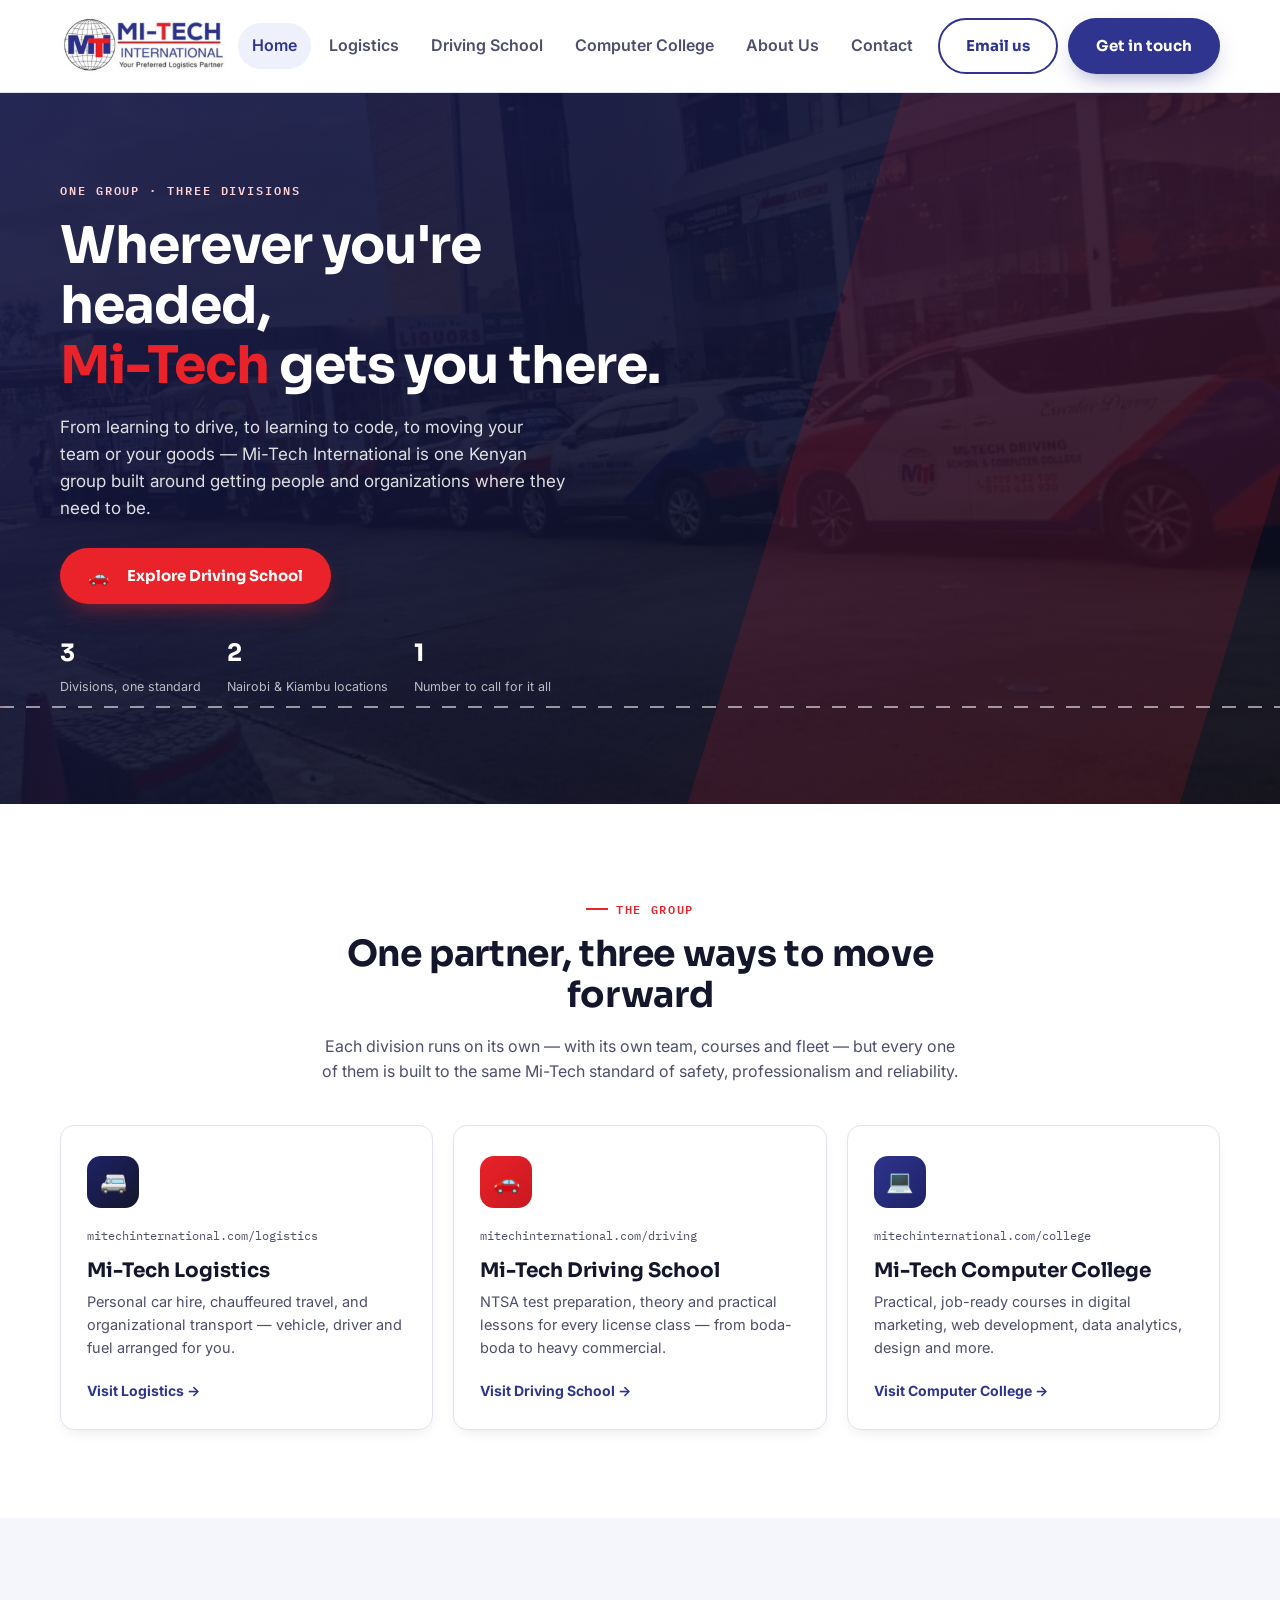
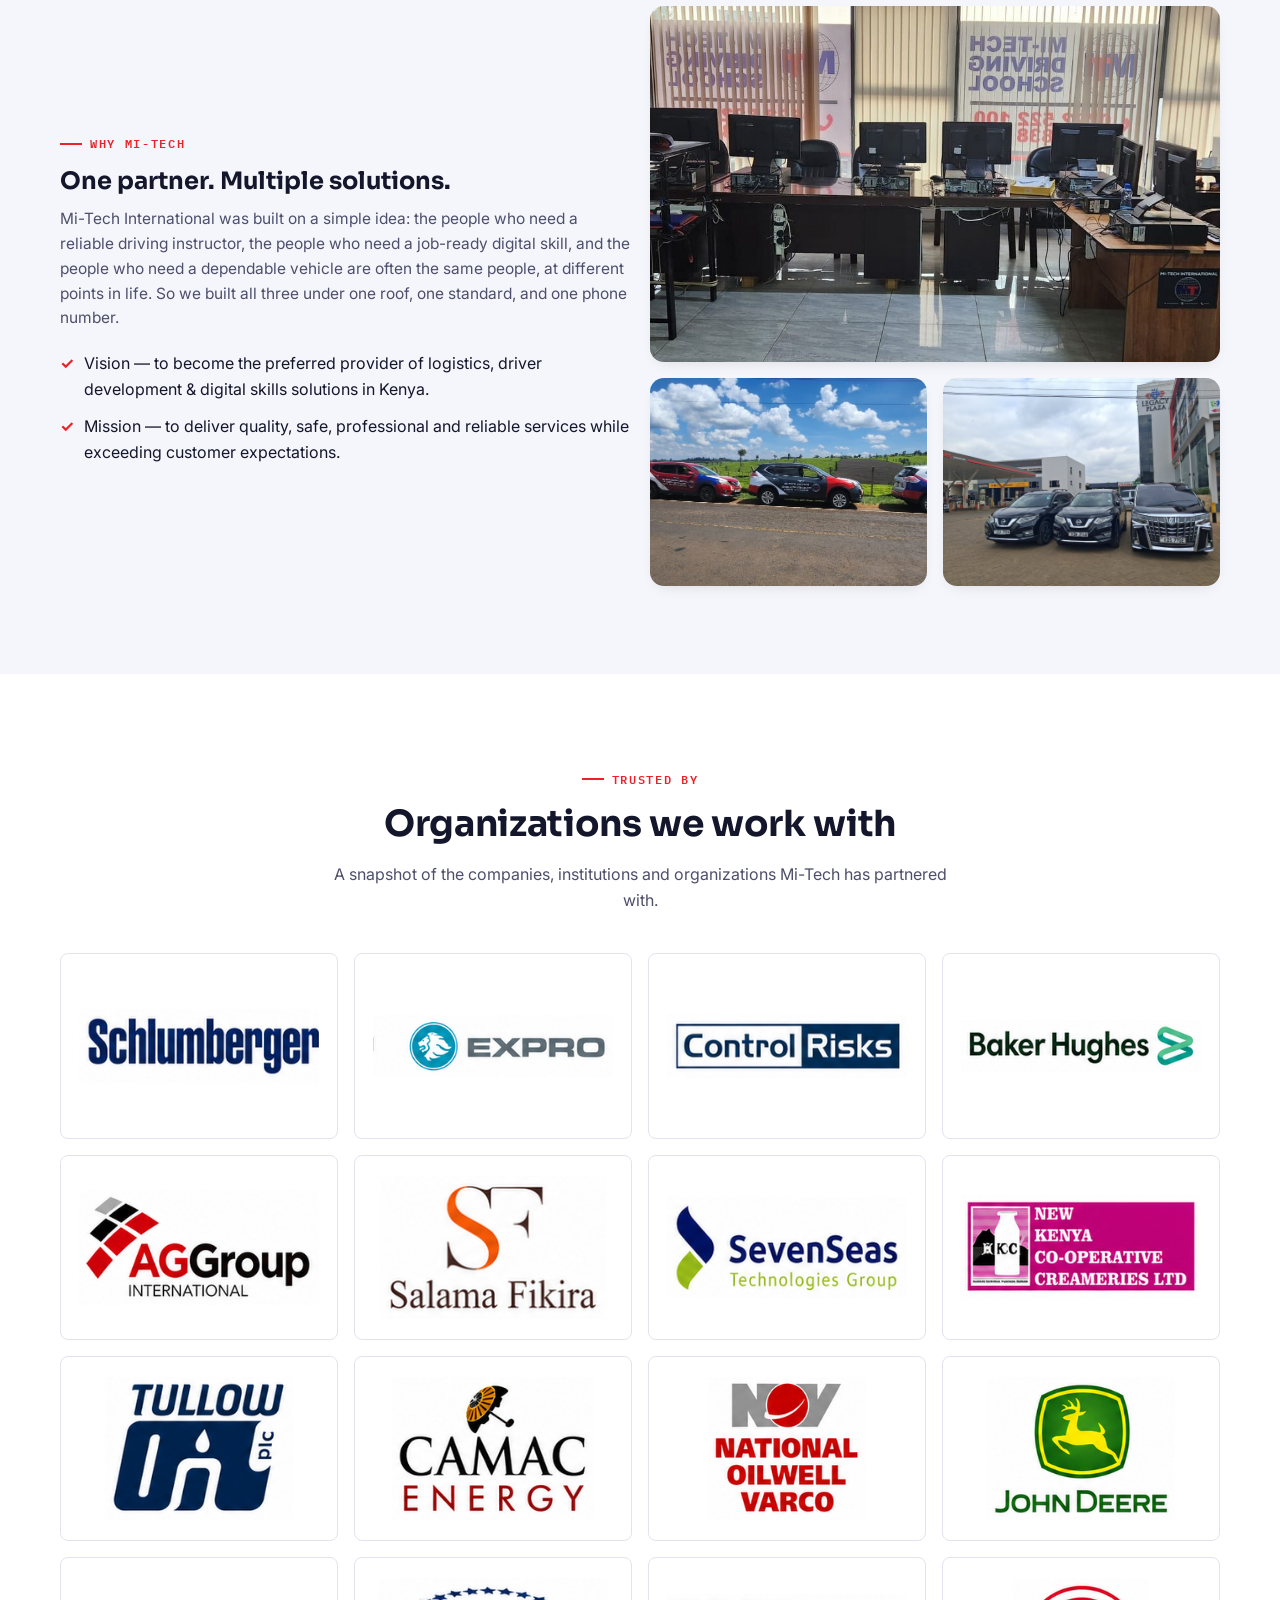
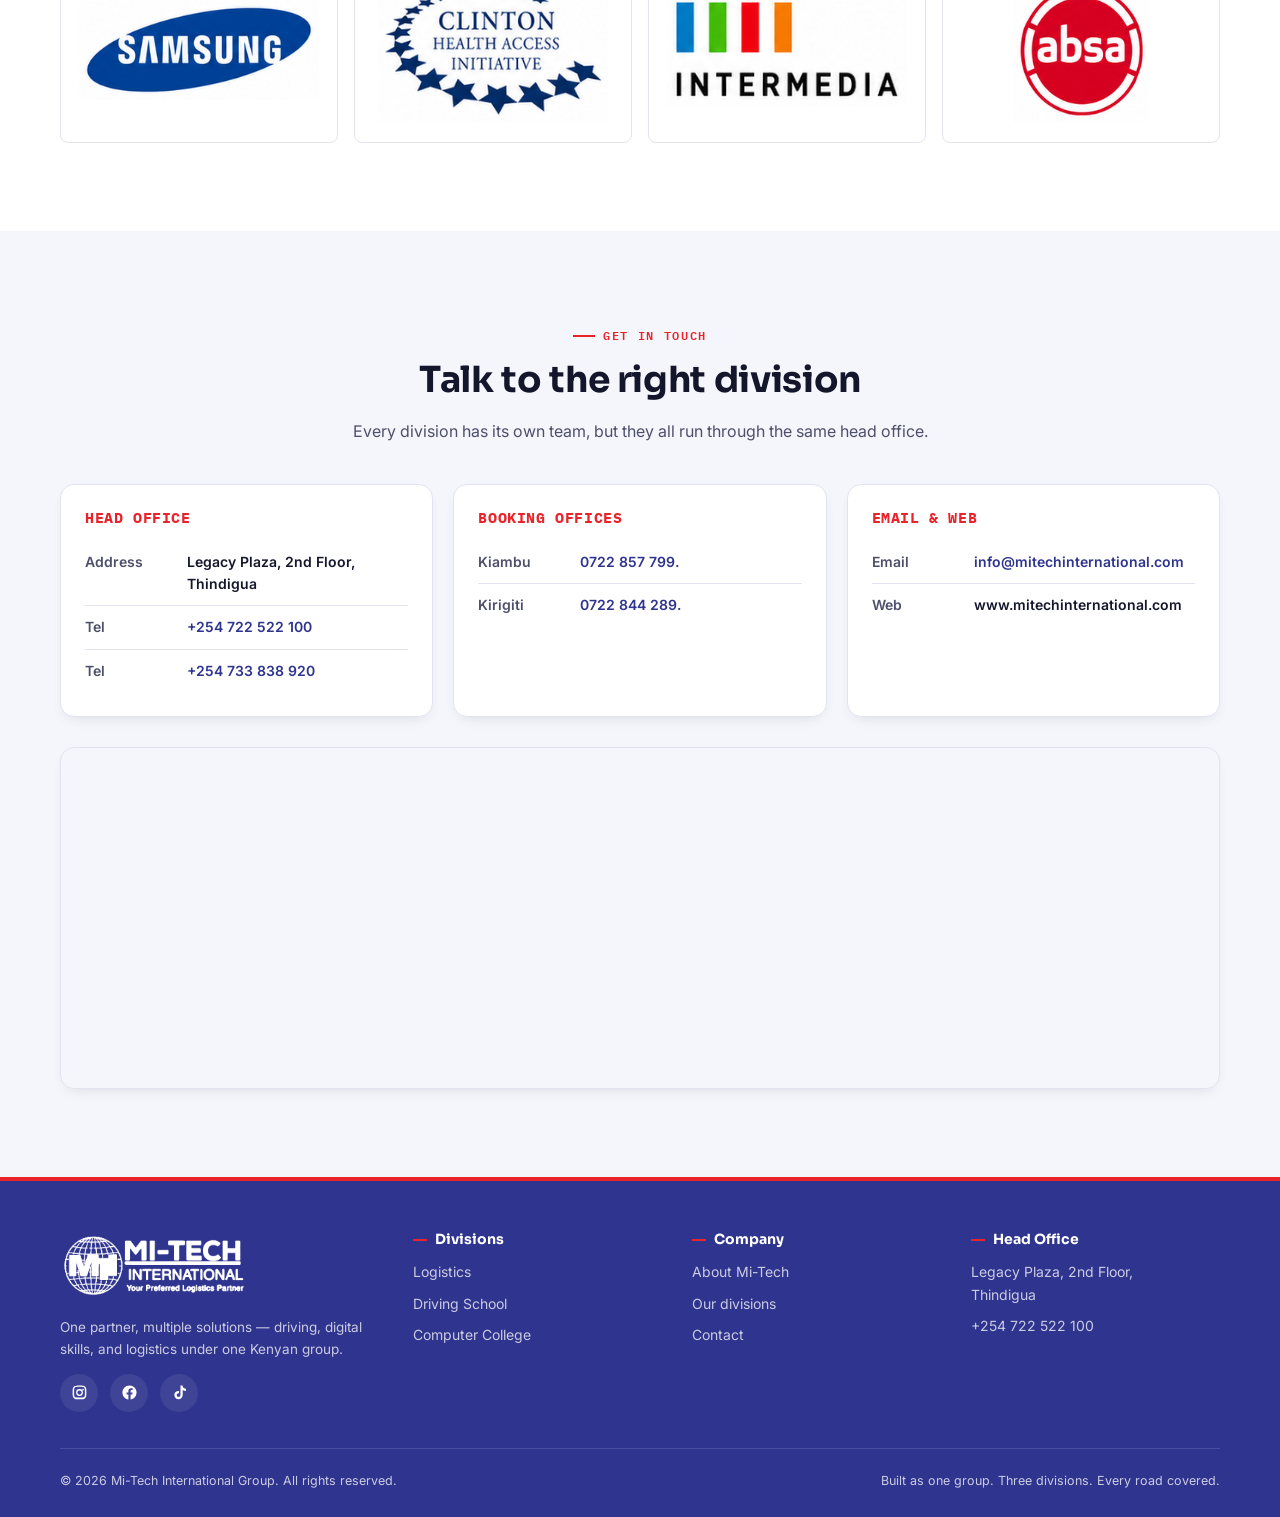
<file: index.html>
<!doctype html>
<html lang="en">
<head>
<meta charset="UTF-8" />
<meta name="viewport" content="width=device-width, initial-scale=1.0" />
<title>Mi-Tech International | Driving School, Computer College &amp; Logistics</title>
<meta name="description" content="Mi-Tech International Group — one brand, three divisions: Mi-Tech Driving School, Mi-Tech Computer College, and Mi-Tech Logistics." />
<link rel="preconnect" href="https://fonts.googleapis.com">
<link rel="preconnect" href="https://fonts.gstatic.com" crossorigin>
<link href="https://fonts.googleapis.com/css2?family=Sora:wght@400;600;700;800&family=Inter:wght@400;500;600;700&family=IBM+Plex+Mono:wght@500;700&display=swap" rel="stylesheet">
<link rel="stylesheet" href="assets/css/style.css" />
</head>
<body>

<header class="site-header">
  <nav class="nav">
    <a href="index.html" class="brand">
      <img class="logo-img" src="assets/images/logo-international.png" alt="Mi-Tech International" />
    </a>
    <div class="nav-links">
      <a href="index.html" class="active">Home</a>
      <a href="logistics/index.html">Logistics</a>
      <a href="driving/index.html">Driving School</a>
      <a href="college/index.html">Computer College</a>
      <a href="#about">About Us</a>
      <a href="#contact">Contact</a>
    </div>
    <div class="nav-cta-group">
      <a href="mailto:info@mitechinternational.com" class="btn btn-outline">Email us</a>
      <a href="#contact" class="btn btn-navy">Get in touch</a>
    </div>
    <button class="nav-toggle" aria-label="Toggle menu" aria-expanded="false">
      <span></span><span></span><span></span>
    </button>
  </nav>
  <div class="mobile-panel">
    <a href="index.html" class="active">Home</a>
    <a href="logistics/index.html">Logistics</a>
    <a href="driving/index.html">Driving School</a>
    <a href="college/index.html">Computer College</a>
    <a href="#about">About Us</a>
    <a href="#contact">Contact</a>
    <a href="mailto:info@mitechinternational.com" class="btn btn-outline btn-block">Email us</a>
    <a href="#contact" class="btn btn-navy btn-block">Get in touch</a>
  </div>
</header>

<section class="hero">
  <div class="hero-bg" aria-hidden="true" data-hero-bg data-interval="5000">
    <div class="hero-bg-slide active"><img src="assets/images/driving-new-06.jpg" alt="" loading="eager" /></div>
    <div class="hero-bg-slide"><img src="assets/images/logistics-new-06.jpg" alt="" /></div>
    <div class="hero-bg-slide"><img src="assets/images/driving-new-01.jpg" alt="" /></div>
    <div class="hero-bg-slide"><img src="assets/images/logistics-new-03.jpg" alt="" /></div>
    <div class="hero-bg-slide"><img src="assets/images/college-new-03.jpg" alt="" /></div>
  </div>
  <div class="hero-overlay"></div>
  <div class="wrap hero-grid">
    <div>
      <span class="hero-eyebrow">One Group · Three Divisions</span>
      <h1>Wherever you're headed,<br><em>Mi-Tech</em> gets you there.</h1>
      <p class="lead">From learning to drive, to learning to code, to moving your team or your goods — Mi-Tech International is one Kenyan group built around getting people and organizations where they need to be.</p>
      <div class="hero-actions">
        <a href="driving/index.html" id="heroRotateCta" class="btn btn-primary rotate-cta theme-driving">
          <span class="rotate-cta-inner" id="heroRotateCtaInner">
            <span class="rotate-cta-icon">🚗</span>Explore Driving School
          </span>
        </a>
      </div>
      <div class="hero-stats">
        <div><strong>3</strong><span>Divisions, one standard</span></div>
        <div><strong>2</strong><span>Nairobi &amp; Kiambu locations</span></div>
        <div><strong>1</strong><span>Number to call for it all</span></div>
      </div>
    </div>
  </div>
  <div class="route-line"><span class="route-dot"></span></div>
</section>

<section class="section" id="divisions">
  <div class="wrap">
    <div class="section-head center">
      <span class="eyebrow">The Group</span>
      <h2>One partner, three ways to move forward</h2>
      <p>Each division runs on its own — with its own team, courses and fleet — but every one of them is built to the same Mi-Tech standard of safety, professionalism and reliability.</p>
    </div>
    <div class="grid grid-3">
       <a href="logistics/index.html" class="division-card">
        <div class="icon" style="background:linear-gradient(135deg,#1e2266,#14162b);">🚐</div>
        <span class="sub">mitechinternational.com/logistics</span>
        <h3>Mi-Tech Logistics</h3>
        <p>Personal car hire, chauffeured travel, and organizational transport — vehicle, driver and fuel arranged for you.</p>
        <span class="go">Visit Logistics →</span>
      </a>

      <a href="driving/index.html" class="division-card">
        <div class="icon" style="background:linear-gradient(135deg,var(--red),var(--red-deep));">🚗</div>
        <span class="sub">mitechinternational.com/driving</span>
        <h3>Mi-Tech Driving School</h3>
        <p>NTSA test preparation, theory and practical lessons for every license class — from boda-boda to heavy commercial.</p>
        <span class="go">Visit Driving School →</span>
      </a>

      <a href="college/index.html" class="division-card">
        <div class="icon" style="background:linear-gradient(135deg,var(--navy),var(--navy-deep));">💻</div>
        <span class="sub">mitechinternational.com/college</span>
        <h3>Mi-Tech Computer College</h3>
        <p>Practical, job-ready courses in digital marketing, web development, data analytics, design and more.</p>
        <span class="go">Visit Computer College →</span>
      </a>

  </div>
  </div>
</section>

<section class="section on-mist" id="about">
  <div class="wrap grid grid-2" style="align-items:center;">
    <div>
      <span class="eyebrow">Why Mi-Tech</span>
      <h2>One partner. Multiple solutions.</h2>
      <p style="color:var(--ink-soft); font-size:15.5px;">Mi-Tech International was built on a simple idea: the people who need a reliable driving instructor, the people who need a job-ready digital skill, and the people who need a dependable vehicle are often the same people, at different points in life. So we built all three under one roof, one standard, and one phone number.</p>
      <ul style="display:grid; gap:12px; margin-top:20px;">
        <li style="display:flex; gap:10px; align-items:flex-start;"><strong style="color:var(--red);">✓</strong><span>Vision — to become the preferred provider of logistics, driver development &amp; digital skills solutions in Kenya.</span></li>
        <li style="display:flex; gap:10px; align-items:flex-start;"><strong style="color:var(--red);">✓</strong><span>Mission — to deliver quality, safe, professional and reliable services while exceeding customer expectations.</span></li>
      </ul>
    </div>
    <div class="grid" style="gap:16px;">
      <img src="assets/images/college-new-01.jpg" alt="Computer lab at Mi-Tech Computer College" style="border-radius:14px; box-shadow:var(--shadow-sm); width:100%; aspect-ratio:16/10; object-fit:cover;" />
      <div class="grid grid-2" style="gap:16px;">
        <img src="assets/images/driving-new-04.jpg" alt="Mi-Tech Driving School vehicles parked beside tea fields" style="border-radius:14px; box-shadow:var(--shadow-sm); width:100%; aspect-ratio:4/3; object-fit:cover;" />
        <img src="assets/images/logistics-new-02.jpg" alt="Mi-Tech Logistics vehicles outside Legacy Plaza" style="border-radius:14px; box-shadow:var(--shadow-sm); width:100%; aspect-ratio:4/3; object-fit:cover;" />
      </div>
    </div>
  </div>
</section>

<section class="section">
  <div class="wrap">
    <div class="section-head center">
      <span class="eyebrow">Trusted By</span>
      <h2>Organizations we work with</h2>
      <p>A snapshot of the companies, institutions and organizations Mi-Tech has partnered with.</p>
    </div>
    <div class="partner-strip">
      <div class="partner-card"><img src="assets/images/partners/schlumberger.png" alt="Schlumberger" loading="lazy" /></div>
      <div class="partner-card"><img src="assets/images/partners/expro.png" alt="Expro" loading="lazy" /></div>
      <div class="partner-card"><img src="assets/images/partners/control-risks.png" alt="Control Risks" loading="lazy" /></div>
      <div class="partner-card"><img src="assets/images/partners/baker-hughes.png" alt="Baker Hughes" loading="lazy" /></div>
      <div class="partner-card"><img src="assets/images/partners/ag-group.png" alt="AG Group International" loading="lazy" /></div>
      <div class="partner-card"><img src="assets/images/partners/salama-fikira.png" alt="Salama Fikira" loading="lazy" /></div>
      <div class="partner-card"><img src="assets/images/partners/seven-seas.png" alt="Seven Seas Technologies Group" loading="lazy" /></div>
      <div class="partner-card"><img src="assets/images/partners/new-kcc.png" alt="New Kenya Co-operative Creameries Ltd" loading="lazy" /></div>
      <div class="partner-card"><img src="assets/images/partners/tullow-oil.png" alt="Tullow Oil" loading="lazy" /></div>
      <div class="partner-card"><img src="assets/images/partners/camac-energy.png" alt="Camac Energy" loading="lazy" /></div>
      <div class="partner-card"><img src="assets/images/partners/nov.png" alt="National Oilwell Varco" loading="lazy" /></div>
      <div class="partner-card"><img src="assets/images/partners/john-deere.png" alt="John Deere" loading="lazy" /></div>
      <div class="partner-card"><img src="assets/images/partners/samsung.png" alt="Samsung" loading="lazy" /></div>
      <div class="partner-card"><img src="assets/images/partners/clinton-health.png" alt="Clinton Health Access Initiative" loading="lazy" /></div>
      <div class="partner-card"><img src="assets/images/partners/intermedia.png" alt="Intermedia" loading="lazy" /></div>
      <div class="partner-card"><img src="assets/images/partners/absa.png" alt="Absa" loading="lazy" /></div>
    </div>
  </div>
</section>

<section class="section on-mist" id="contact">
  <div class="wrap">
    <div class="section-head center">
      <span class="eyebrow">Get In Touch</span>
      <h2>Talk to the right division</h2>
      <p>Every division has its own team, but they all run through the same head office.</p>
    </div>
    <div class="grid grid-3">
      <div class="contact-card">
        <h3>Head Office</h3>
        <div class="contact-row"><span class="label">Address</span><span class="val">Legacy Plaza, 2nd Floor, Thindigua</span></div>
        <div class="contact-row"><span class="label">Tel</span><a class="val" href="tel:+254722522100">+254 722 522 100</a></div>
        <div class="contact-row"><span class="label">Tel</span><a class="val" href="tel:+254733838920">+254 733 838 920</a></div>
      </div>
      <div class="contact-card">
        <h3>Booking Offices</h3>
        <div class="contact-row"><span class="label">Kiambu</span><a class="val" href="tel:0722857799. ">0722 857 799. </a></div>
        <div class="contact-row"><span class="label">Kirigiti</span><a class="val" href="tel:0722844289. ">0722 844 289. </a></div>
      </div>
      <div class="contact-card">
        <h3>Email &amp; Web</h3>
        <div class="contact-row"><span class="label">Email</span><a class="val" href="mailto:logistics@mitechinternational.com">info@mitechinternational.com</a></div>
        <div class="contact-row"><span class="label">Web</span><span class="val">www.mitechinternational.com</span></div>
      </div>
    </div>
    <div class="map-embed">
      <iframe title="Mi-Tech International — Legacy Plaza, Thindigua" loading="lazy" referrerpolicy="no-referrer-when-downgrade" src="https://www.google.com/maps?q=-1.1993905,36.8351462(Mi-Tech+International,+Legacy+Plaza)&z=16&output=embed"></iframe>
    </div>
  </div>
</section>

<footer class="site-footer">
  <div class="wrap">
    <div class="footer-grid">
      <div>
        <div class="footer-brand"><img class="logo-img" src="assets/images/logo-international-footer.png" alt="Mi-Tech International" /></div>
        <p style="font-size:13.5px;">One partner, multiple solutions — driving, digital skills, and logistics under one Kenyan group.</p>
        <div class="social-row">
          <a href="https://www.instagram.com/mi_tech_driving_school/" target="_blank" rel="noopener" aria-label="Instagram"><svg viewBox="0 0 24 24" aria-hidden="true"><path d="M12 2.2c2.7 0 3.1 0 4.1.1 1 .1 1.7.2 2.3.5.6.2 1.1.6 1.6 1.1.5.5.8.9 1.1 1.6.2.6.4 1.3.5 2.3.1 1 .1 1.4.1 4.1s0 3.1-.1 4.1c-.1 1-.2 1.7-.5 2.3a4.6 4.6 0 0 1-1.1 1.6c-.5.5-.9.8-1.6 1.1-.6.2-1.3.4-2.3.5-1 .1-1.4.1-4.1.1s-3.1 0-4.1-.1c-1-.1-1.7-.2-2.3-.5a4.6 4.6 0 0 1-1.6-1.1 4.6 4.6 0 0 1-1.1-1.6c-.2-.6-.4-1.3-.5-2.3-.1-1-.1-1.4-.1-4.1s0-3.1.1-4.1c.1-1 .2-1.7.5-2.3.2-.6.6-1.1 1.1-1.6.5-.5.9-.8 1.6-1.1.6-.2 1.3-.4 2.3-.5 1-.1 1.4-.1 4.1-.1Zm0 1.8c-2.6 0-2.9 0-4 .1-.8.1-1.3.2-1.6.3-.4.2-.7.3-1 .6-.3.3-.5.6-.6 1-.1.3-.3.8-.3 1.6-.1 1.1-.1 1.4-.1 4s0 2.9.1 4c.1.8.2 1.3.3 1.6.2.4.3.7.6 1 .3.3.6.5 1 .6.3.1.8.3 1.6.3 1.1.1 1.4.1 4 .1s2.9 0 4-.1c.8-.1 1.3-.2 1.6-.3.4-.2.7-.3 1-.6.3-.3.5-.6.6-1 .1-.3.3-.8.3-1.6.1-1.1.1-1.4.1-4s0-2.9-.1-4c-.1-.8-.2-1.3-.3-1.6-.2-.4-.3-.7-.6-1a2.7 2.7 0 0 0-1-.6c-.3-.1-.8-.3-1.6-.3-1.1-.1-1.4-.1-4-.1Zm0 3.2a4.8 4.8 0 1 1 0 9.6 4.8 4.8 0 0 1 0-9.6Zm0 1.8a3 3 0 1 0 0 6 3 3 0 0 0 0-6Zm5-2.2a1.1 1.1 0 1 1 0 2.3 1.1 1.1 0 0 1 0-2.3Z"/></svg></a>
          <a href="https://www.facebook.com/mitechinternational/" target="_blank" rel="noopener" aria-label="Facebook"><svg viewBox="0 0 24 24" aria-hidden="true"><path d="M22 12.06C22 6.5 17.52 2 12 2S2 6.5 2 12.06c0 5 3.66 9.16 8.44 9.94v-7.03H7.9v-2.9h2.54V9.85c0-2.5 1.5-3.9 3.78-3.9 1.1 0 2.24.2 2.24.2v2.46h-1.26c-1.24 0-1.63.77-1.63 1.56v1.88h2.78l-.44 2.9h-2.34v7.03A10.06 10.06 0 0 0 22 12.06Z"/></svg></a>
          <a href="https://www.tiktok.com/@mi_tech.college" target="_blank" rel="noopener" aria-label="TikTok"><svg viewBox="0 0 24 24" aria-hidden="true"><path d="M16.5 2h-3.1v13.6a2.7 2.7 0 1 1-2.7-2.7c.24 0 .48.03.7.08V9.8a5.9 5.9 0 0 0-.7-.04A5.9 5.9 0 1 0 16.5 15.7V8.4a8 8 0 0 0 4.6 1.46V6.7c-2.2 0-4.1-1.2-4.6-3.1V2Z"/></svg></a>
        </div>
      </div>
      <div>
        <h4>Divisions</h4>
        <ul>
          <li><a href="logistics/index.html">Logistics</a></li>
          <li><a href="driving/index.html">Driving School</a></li>
          <li><a href="college/index.html">Computer College</a></li>
        </ul>
      </div>
      <div>
        <h4>Company</h4>
        <ul>
          <li><a href="#about">About Mi-Tech</a></li>
          <li><a href="#divisions">Our divisions</a></li>
          <li><a href="#contact">Contact</a></li>
        </ul>
      </div>
      <div>
        <h4>Head Office</h4>
        <ul>
          <li>Legacy Plaza, 2nd Floor,<br>Thindigua</li>
          <li><a href="tel:+254722522100">+254 722 522 100</a></li>
        </ul>
      </div>
    </div>
    <div class="footer-bottom">
      <span>© 2026 Mi-Tech International Group. All rights reserved.</span>
      <span>Built as one group. Three divisions. Every road covered.</span>
    </div>
  </div>
</footer>

<script src="assets/js/main.js"></script>
</body>
</html>
</file>
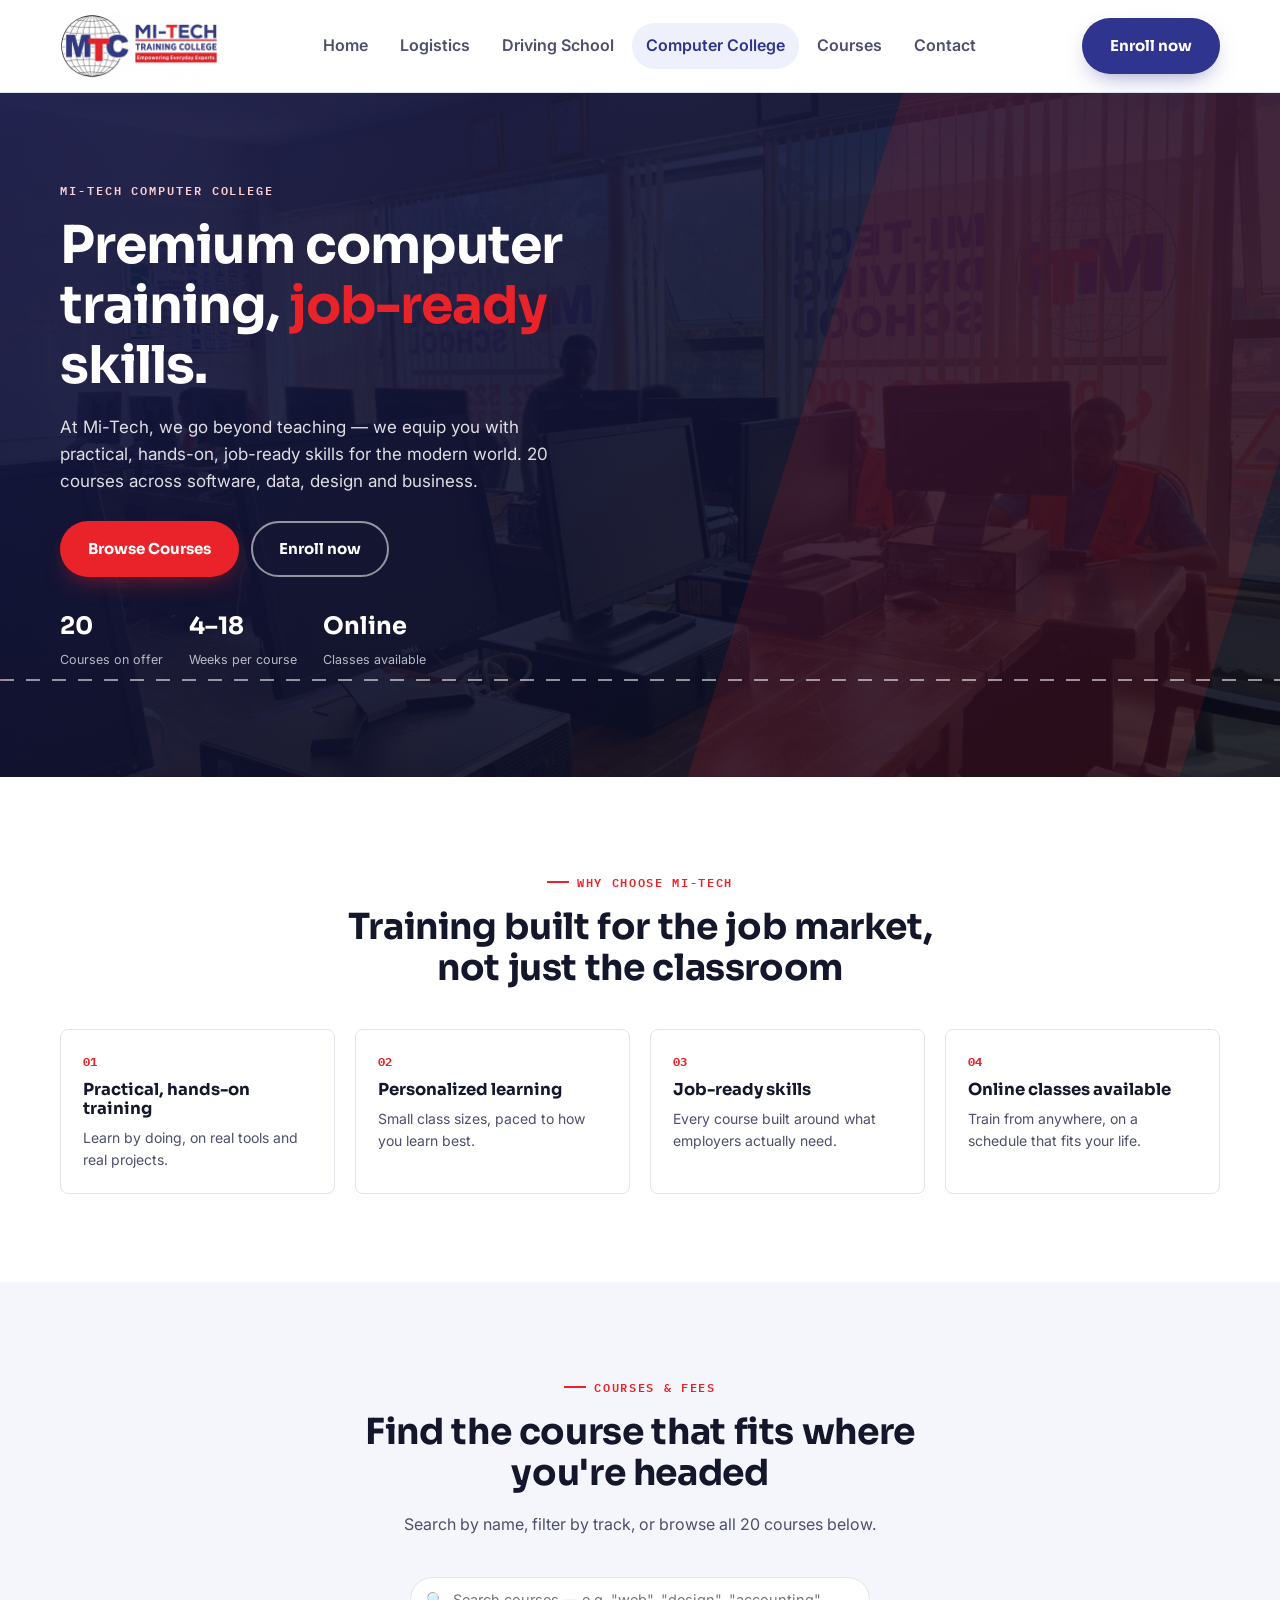
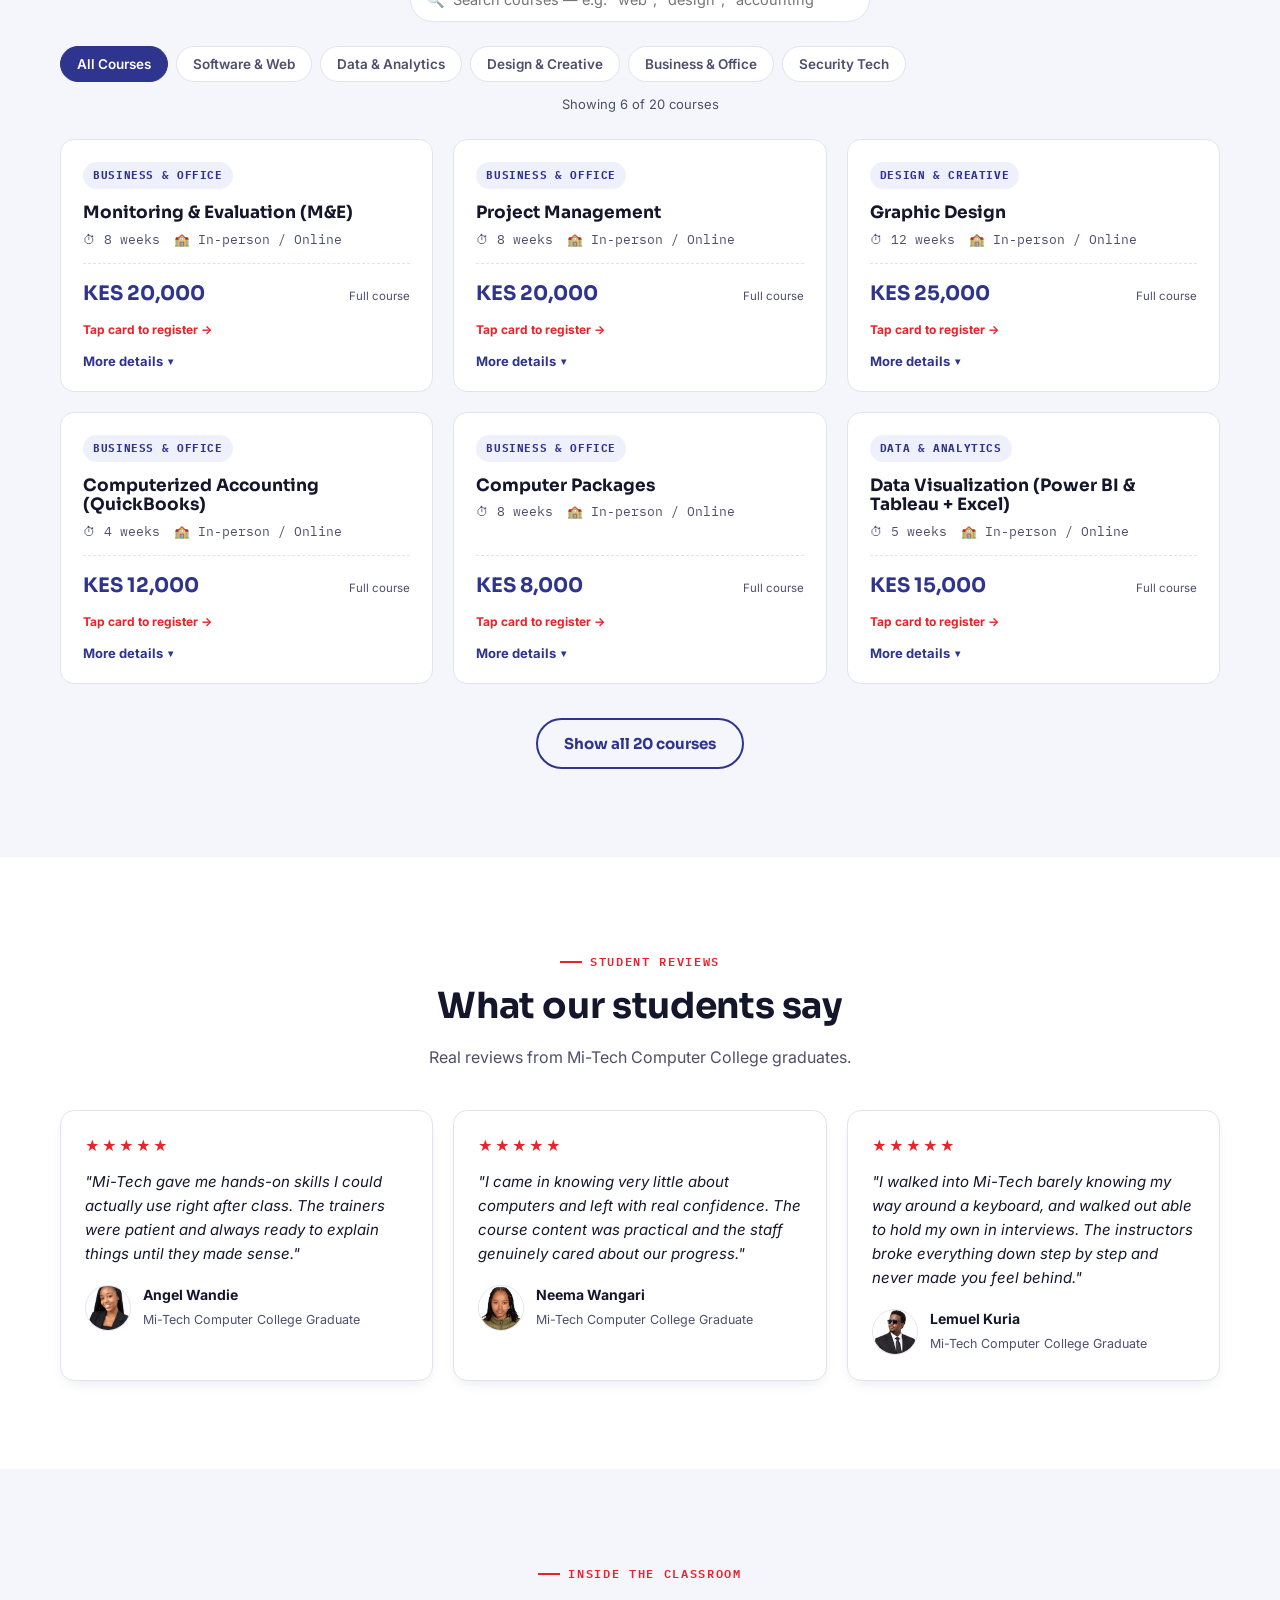
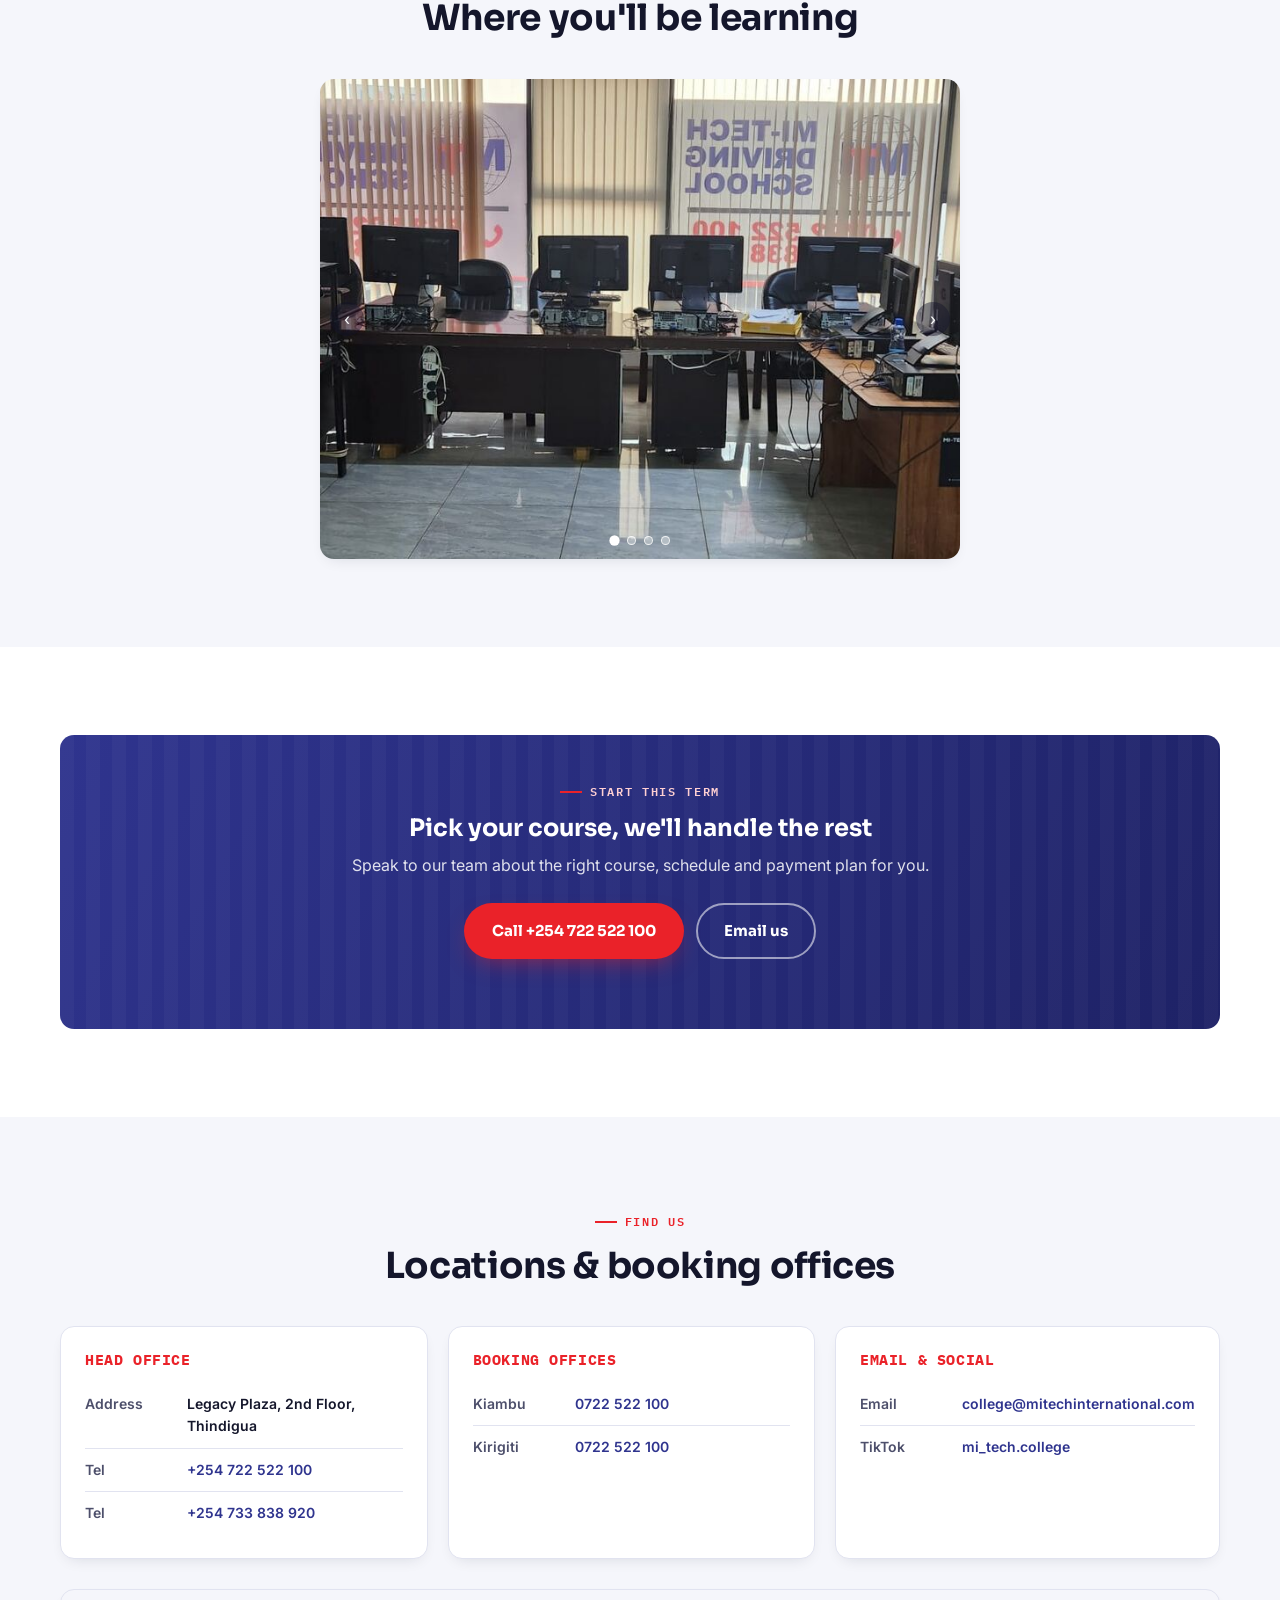
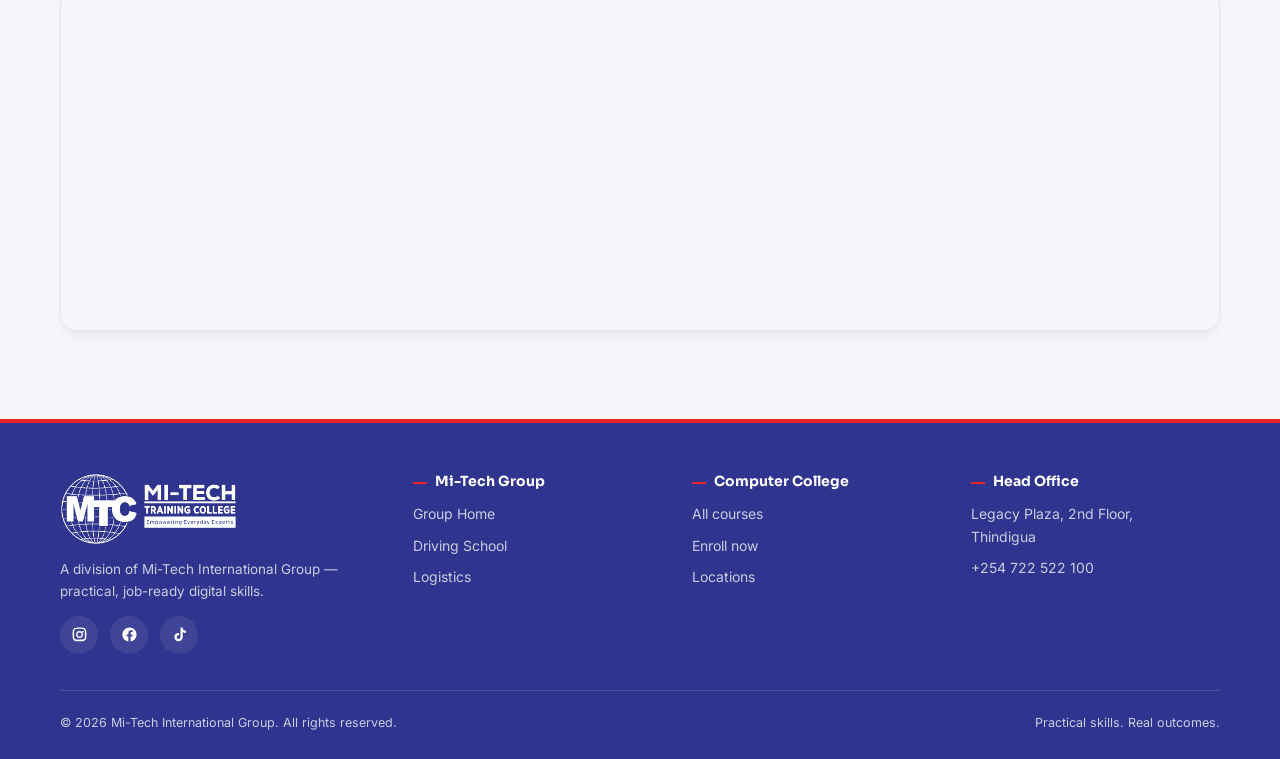
<file: college/index.html>
<!doctype html>
<html lang="en">
<head>
<meta charset="UTF-8" />
<meta name="viewport" content="width=device-width, initial-scale=1.0" />
<title>Mi-Tech Computer College | Practical, Job-Ready Digital Skills</title>
<meta name="description" content="Mi-Tech Computer College — practical, hands-on training in digital marketing, web development, data analytics, design, and more. Job-ready skills for the modern world." />
<link rel="preconnect" href="https://fonts.googleapis.com">
<link rel="preconnect" href="https://fonts.gstatic.com" crossorigin>
<link href="https://fonts.googleapis.com/css2?family=Sora:wght@400;600;700;800&family=Inter:wght@400;500;600;700&family=IBM+Plex+Mono:wght@500;700&display=swap" rel="stylesheet">
<link rel="stylesheet" href="../assets/css/style.css" />
</head>
<body>

<header class="site-header">
  <nav class="nav">
    <a href="../index.html" class="brand">
      <img class="logo-img" src="../assets/images/logo-college.png" alt="Mi-Tech Computer College" />
    </a>
    <div class="nav-links">
      <a href="../index.html">Home</a>
      <a href="../logistics/index.html">Logistics</a>
      <a href="../driving/index.html">Driving School</a>
      <a href="index.html" class="active">Computer College</a>
      <a href="#courses">Courses</a>
      <a href="#contact">Contact</a>
    </div>
    <a href="https://wa.me/254722522100?text=Hi%20Mi-Tech%20Computer%20College%2C%20I%27d%20like%20to%20enroll%20in%20a%20course." target="_blank" rel="noopener" class="btn btn-navy nav-cta">Enroll now</a>
    <button class="nav-toggle" aria-label="Toggle menu" aria-expanded="false">
      <span></span><span></span><span></span>
    </button>
  </nav>
  <div class="mobile-panel">
    <a href="../index.html">Home</a>
    <a href="../logistics/index.html">Logistics</a>
    <a href="../driving/index.html">Driving School</a>
    <a href="index.html" class="active">Computer College</a>
    <a href="#courses">Courses</a>
    <a href="#contact">Contact</a>
    <a href="https://wa.me/254722522100?text=Hi%20Mi-Tech%20Computer%20College%2C%20I%27d%20like%20to%20enroll%20in%20a%20course." target="_blank" rel="noopener" class="btn btn-navy btn-block">Enroll now</a>
  </div>
</header>

<section class="hero">
  <div class="hero-bg" aria-hidden="true" data-hero-bg data-interval="5000">
    <div class="hero-bg-slide active"><img src="../assets/images/college-new-03.jpg" alt="" loading="eager" /></div>
    <div class="hero-bg-slide"><img src="../assets/images/college-02.jpg" alt="" /></div>
    <div class="hero-bg-slide"><img src="../assets/images/college-new-01.jpg" alt="" /></div>
    <div class="hero-bg-slide"><img src="../assets/images/college-05.jpg" alt="" /></div>
    <div class="hero-bg-slide"><img src="../assets/images/college-new-04.jpg" alt="" /></div>
  </div>
  <div class="hero-overlay"></div>
  <div class="wrap hero-grid">
    <div>
      <span class="hero-eyebrow">Mi-Tech Computer College</span>
      <h1>Premium computer training, <em>job-ready</em> skills.</h1>
      <p class="lead">At Mi-Tech, we go beyond teaching — we equip you with practical, hands-on, job-ready skills for the modern world. 20 courses across software, data, design and business.</p>
      <div class="hero-actions">
        <a href="#courses" class="btn btn-primary">Browse Courses</a>
        <a href="https://wa.me/254722522100?text=Hi%20Mi-Tech%20Computer%20College%2C%20I%27d%20like%20to%20enroll%20in%20a%20course." target="_blank" rel="noopener" class="btn btn-ghost">Enroll now</a>
      </div>
      <div class="hero-stats">
        <div><strong>20</strong><span>Courses on offer</span></div>
        <div><strong>4–18</strong><span>Weeks per course</span></div>
        <div><strong>Online</strong><span>Classes available</span></div>
      </div>
    </div>
  </div>
  <div class="route-line"><span class="route-dot"></span></div>
</section>

<section class="section">
  <div class="wrap">
    <div class="section-head center">
      <span class="eyebrow">Why Choose Mi-Tech</span>
      <h2>Training built for the job market, not just the classroom</h2>
    </div>
    <div class="grid grid-4">
      <div class="feature-card"><span class="num">01</span><h3>Practical, hands-on training</h3><p>Learn by doing, on real tools and real projects.</p></div>
      <div class="feature-card"><span class="num">02</span><h3>Personalized learning</h3><p>Small class sizes, paced to how you learn best.</p></div>
      <div class="feature-card"><span class="num">03</span><h3>Job-ready skills</h3><p>Every course built around what employers actually need.</p></div>
      <div class="feature-card"><span class="num">04</span><h3>Online classes available</h3><p>Train from anywhere, on a schedule that fits your life.</p></div>
    </div>
  </div>
</section>

<section class="section on-mist" id="courses">
  <div class="wrap">
    <div class="section-head center">
      <span class="eyebrow">Courses &amp; Fees</span>
      <h2>Find the course that fits where you're headed</h2>
      <p>Search by name, filter by track, or browse all 20 courses below.</p>
    </div>

    <div class="course-search">
      <span class="course-search-icon">🔍</span>
      <input type="text" id="courseSearch" placeholder="Search courses — e.g. &quot;web&quot;, &quot;design&quot;, &quot;accounting&quot;" aria-label="Search courses" />
    </div>

    <div class="track-filter">
      <button data-filter="all" class="active">All Courses</button>
      <button data-filter="software">Software &amp; Web</button>
      <button data-filter="data">Data &amp; Analytics</button>
      <button data-filter="design">Design &amp; Creative</button>
      <button data-filter="business">Business &amp; Office</button>
      <button data-filter="security">Security Tech</button>
    </div>

    <p class="course-count" id="courseCount"></p>

    <div class="grid grid-3" id="courseGrid">

      <div class="course-card" data-track="business" data-name="monitoring &amp; evaluation (m&amp;e)">
        <span class="track">Business &amp; Office</span>
        <h3>Monitoring &amp; Evaluation (M&amp;E)</h3>
        <div class="meta"><span>⏱ 8 weeks</span><span>🏫 In-person / Online</span></div>
        <div class="price"><strong>KES 20,000</strong><span>Full course</span></div>
        <div class="card-register-hint">Tap card to register →</div>
        <button type="button" class="course-details-toggle" aria-expanded="false">
          <span class="label">More details</span> <span class="chev">&#9662;</span>
        </button>
        <div class="course-desc">
          <p>Learn how development projects and programs are tracked, measured and reported on so funders and managers can see real impact.</p>
          <p><strong>You'll learn:</strong> Designing M&E frameworks, indicator tracking, data collection tools, and report writing for donors and stakeholders.</p>
        </div>
      </div>

      <div class="course-card" data-track="business" data-name="project management">
        <span class="track">Business &amp; Office</span>
        <h3>Project Management</h3>
        <div class="meta"><span>⏱ 8 weeks</span><span>🏫 In-person / Online</span></div>
        <div class="price"><strong>KES 20,000</strong><span>Full course</span></div>
        <div class="card-register-hint">Tap card to register →</div>
        <button type="button" class="course-details-toggle" aria-expanded="false">
          <span class="label">More details</span> <span class="chev">&#9662;</span>
        </button>
        <div class="course-desc">
          <p>A practical introduction to planning, running and closing projects on time and on budget.</p>
          <p><strong>You'll learn:</strong> Project planning and scheduling, budgeting, risk management, and tracking progress with tools like Gantt charts.</p>
        </div>
      </div>

      <div class="course-card" data-track="design" data-name="graphic design">
        <span class="track">Design &amp; Creative</span>
        <h3>Graphic Design</h3>
        <div class="meta"><span>⏱ 12 weeks</span><span>🏫 In-person / Online</span></div>
        <div class="price"><strong>KES 25,000</strong><span>Full course</span></div>
        <div class="card-register-hint">Tap card to register →</div>
        <button type="button" class="course-details-toggle" aria-expanded="false">
          <span class="label">More details</span> <span class="chev">&#9662;</span>
        </button>
        <div class="course-desc">
          <p>Build the visual design skills to create logos, posters, social media graphics and print materials.</p>
          <p><strong>You'll learn:</strong> Design principles, color and typography, layout composition, and building a small design portfolio.</p>
        </div>
      </div>

      <div class="course-card" data-track="business" data-name="computerized accounting (quickbooks)">
        <span class="track">Business &amp; Office</span>
        <h3>Computerized Accounting (QuickBooks)</h3>
        <div class="meta"><span>⏱ 4 weeks</span><span>🏫 In-person / Online</span></div>
        <div class="price"><strong>KES 12,000</strong><span>Full course</span></div>
        <div class="card-register-hint">Tap card to register →</div>
        <button type="button" class="course-details-toggle" aria-expanded="false">
          <span class="label">More details</span> <span class="chev">&#9662;</span>
        </button>
        <div class="course-desc">
          <p>Manage business finances the way real companies do — digitally.</p>
          <p><strong>You'll learn:</strong> Recording transactions, invoicing, payroll basics, and generating financial reports in QuickBooks.</p>
        </div>
      </div>

      <div class="course-card" data-track="business" data-name="computer packages">
        <span class="track">Business &amp; Office</span>
        <h3>Computer Packages</h3>
        <div class="meta"><span>⏱ 8 weeks</span><span>🏫 In-person / Online</span></div>
        <div class="price"><strong>KES 8,000</strong><span>Full course</span></div>
        <div class="card-register-hint">Tap card to register →</div>
        <button type="button" class="course-details-toggle" aria-expanded="false">
          <span class="label">More details</span> <span class="chev">&#9662;</span>
        </button>
        <div class="course-desc">
          <p>A foundational course covering the everyday computer skills every office job requires.</p>
          <p><strong>You'll learn:</strong> Word, Excel and PowerPoint essentials, email and internet basics, and general computer literacy.</p>
        </div>
      </div>

      <div class="course-card" data-track="data" data-name="data visualization (power bi &amp; tableau + excel)">
        <span class="track">Data &amp; Analytics</span>
        <h3>Data Visualization (Power BI &amp; Tableau + Excel)</h3>
        <div class="meta"><span>⏱ 5 weeks</span><span>🏫 In-person / Online</span></div>
        <div class="price"><strong>KES 15,000</strong><span>Full course</span></div>
        <div class="card-register-hint">Tap card to register →</div>
        <button type="button" class="course-details-toggle" aria-expanded="false">
          <span class="label">More details</span> <span class="chev">&#9662;</span>
        </button>
        <div class="course-desc">
          <p>Turn spreadsheets full of numbers into charts and dashboards people can actually understand.</p>
          <p><strong>You'll learn:</strong> Building dashboards in Power BI and Tableau, advanced Excel charting, and presenting data clearly to decision-makers.</p>
        </div>
      </div>

      <div class="course-card course-extra" data-track="business" data-name="funding proposal writing" style="display:none;">
        <span class="track">Business &amp; Office</span>
        <h3>Funding Proposal Writing</h3>
        <div class="meta"><span>⏱ 8 weeks</span><span>🏫 In-person / Online</span></div>
        <div class="price"><strong>KES 25,000</strong><span>Full course</span></div>
        <div class="card-register-hint">Tap card to register →</div>
        <button type="button" class="course-details-toggle" aria-expanded="false">
          <span class="label">More details</span> <span class="chev">&#9662;</span>
        </button>
        <div class="course-desc">
          <p>Learn to write proposals that get NGOs, grants and donor-funded projects approved.</p>
          <p><strong>You'll learn:</strong> Needs assessment, budget narratives, logical frameworks, and structuring a winning funding proposal.</p>
        </div>
      </div>

      <div class="course-card course-extra" data-track="software" data-name="basic programming" style="display:none;">
        <span class="track">Software &amp; Web</span>
        <h3>Basic Programming</h3>
        <div class="meta"><span>⏱ 5 weeks</span><span>🏫 In-person / Online</span></div>
        <div class="price"><strong>KES 10,000</strong><span>Full course</span></div>
        <div class="card-register-hint">Tap card to register →</div>
        <button type="button" class="course-details-toggle" aria-expanded="false">
          <span class="label">More details</span> <span class="chev">&#9662;</span>
        </button>
        <div class="course-desc">
          <p>Your first step into coding — no experience required.</p>
          <p><strong>You'll learn:</strong> Programming logic, variables and loops, problem-solving with code, and writing your first small programs.</p>
        </div>
      </div>

      <div class="course-card course-extra" data-track="software" data-name="artificial intelligence" style="display:none;">
        <span class="track">Software &amp; Web</span>
        <h3>Artificial Intelligence</h3>
        <div class="meta"><span>⏱ 5 weeks</span><span>🏫 In-person / Online</span></div>
        <div class="price"><strong>KES 10,000</strong><span>Full course</span></div>
        <div class="card-register-hint">Tap card to register →</div>
        <button type="button" class="course-details-toggle" aria-expanded="false">
          <span class="label">More details</span> <span class="chev">&#9662;</span>
        </button>
        <div class="course-desc">
          <p>An introduction to how AI tools actually work and how to use them in everyday and business tasks.</p>
          <p><strong>You'll learn:</strong> AI fundamentals, working with popular AI tools, prompt writing, and practical use cases for business and productivity.</p>
        </div>
      </div>

      <div class="course-card course-extra" data-track="business" data-name="digital marketing" style="display:none;">
        <span class="track">Business &amp; Office</span>
        <h3>Digital Marketing</h3>
        <div class="meta"><span>⏱ 12 weeks</span><span>🏫 In-person / Online</span></div>
        <div class="price"><strong>KES 30,000</strong><span>Full course</span></div>
        <div class="card-register-hint">Tap card to register →</div>
        <button type="button" class="course-details-toggle" aria-expanded="false">
          <span class="label">More details</span> <span class="chev">&#9662;</span>
        </button>
        <div class="course-desc">
          <p>Learn to market a business online — from social media to search to paid ads.</p>
          <p><strong>You'll learn:</strong> Social media marketing, SEO basics, running ad campaigns, and measuring marketing results.</p>
        </div>
      </div>

      <div class="course-card course-extra" data-track="software" data-name="web development" style="display:none;">
        <span class="track">Software &amp; Web</span>
        <h3>Web Development</h3>
        <div class="meta"><span>⏱ 12 weeks</span><span>🏫 In-person / Online</span></div>
        <div class="price"><strong>KES 27,000</strong><span>Full course</span></div>
        <div class="card-register-hint">Tap card to register →</div>
        <button type="button" class="course-details-toggle" aria-expanded="false">
          <span class="label">More details</span> <span class="chev">&#9662;</span>
        </button>
        <div class="course-desc">
          <p>Build real, working websites from scratch using the same tools professional developers use.</p>
          <p><strong>You'll learn:</strong> HTML, CSS and JavaScript fundamentals, responsive design, and publishing a live website.</p>
        </div>
      </div>

      <div class="course-card course-extra" data-track="design" data-name="coreldraw" style="display:none;">
        <span class="track">Design &amp; Creative</span>
        <h3>CorelDRAW</h3>
        <div class="meta"><span>⏱ 4 weeks</span><span>🏫 In-person / Online</span></div>
        <div class="price"><strong>KES 8,500</strong><span>Full course</span></div>
        <div class="card-register-hint">Tap card to register →</div>
        <button type="button" class="course-details-toggle" aria-expanded="false">
          <span class="label">More details</span> <span class="chev">&#9662;</span>
        </button>
        <div class="course-desc">
          <p>A vector design tool widely used for branding, print and signage work in Kenya.</p>
          <p><strong>You'll learn:</strong> Vector illustration, logo design, print-ready layouts, and preparing files for printers.</p>
        </div>
      </div>

      <div class="course-card course-extra" data-track="design" data-name="adobe illustrator" style="display:none;">
        <span class="track">Design &amp; Creative</span>
        <h3>Adobe Illustrator</h3>
        <div class="meta"><span>⏱ 4 weeks</span><span>🏫 In-person / Online</span></div>
        <div class="price"><strong>KES 8,500</strong><span>Full course</span></div>
        <div class="card-register-hint">Tap card to register →</div>
        <button type="button" class="course-details-toggle" aria-expanded="false">
          <span class="label">More details</span> <span class="chev">&#9662;</span>
        </button>
        <div class="course-desc">
          <p>Industry-standard vector design software for logos, icons and illustrations.</p>
          <p><strong>You'll learn:</strong> Vector drawing tools, logo and icon design, typography, and exporting artwork for print or web.</p>
        </div>
      </div>

      <div class="course-card course-extra" data-track="design" data-name="adobe photoshop" style="display:none;">
        <span class="track">Design &amp; Creative</span>
        <h3>Adobe Photoshop</h3>
        <div class="meta"><span>⏱ 4 weeks</span><span>🏫 In-person / Online</span></div>
        <div class="price"><strong>KES 8,500</strong><span>Full course</span></div>
        <div class="card-register-hint">Tap card to register →</div>
        <button type="button" class="course-details-toggle" aria-expanded="false">
          <span class="label">More details</span> <span class="chev">&#9662;</span>
        </button>
        <div class="course-desc">
          <p>Master photo editing and digital design with the industry's most-used creative tool.</p>
          <p><strong>You'll learn:</strong> Photo retouching, compositing, digital art basics, and preparing images for print or social media.</p>
        </div>
      </div>

      <div class="course-card course-extra" data-track="design" data-name="adobe indesign" style="display:none;">
        <span class="track">Design &amp; Creative</span>
        <h3>Adobe InDesign</h3>
        <div class="meta"><span>⏱ 4 weeks</span><span>🏫 In-person / Online</span></div>
        <div class="price"><strong>KES 8,500</strong><span>Full course</span></div>
        <div class="card-register-hint">Tap card to register →</div>
        <button type="button" class="course-details-toggle" aria-expanded="false">
          <span class="label">More details</span> <span class="chev">&#9662;</span>
        </button>
        <div class="course-desc">
          <p>The tool professionals use to lay out brochures, magazines, reports and books.</p>
          <p><strong>You'll learn:</strong> Page layout, working with text and images, print-ready document design, and multi-page publications.</p>
        </div>
      </div>

      <div class="course-card course-extra" data-track="design" data-name="adobe premiere" style="display:none;">
        <span class="track">Design &amp; Creative</span>
        <h3>Adobe Premiere</h3>
        <div class="meta"><span>⏱ 18 weeks</span><span>🏫 In-person / Online</span></div>
        <div class="price"><strong>KES 16,500</strong><span>Full course</span></div>
        <div class="card-register-hint">Tap card to register →</div>
        <button type="button" class="course-details-toggle" aria-expanded="false">
          <span class="label">More details</span> <span class="chev">&#9662;</span>
        </button>
        <div class="course-desc">
          <p>Learn to edit video the way professional editors do, from raw footage to a finished cut.</p>
          <p><strong>You'll learn:</strong> Video editing workflow, cutting and transitions, audio syncing, color correction, and exporting for social media or broadcast.</p>
        </div>
      </div>

      <div class="course-card course-extra" data-track="software" data-name="wordpress development" style="display:none;">
        <span class="track">Software &amp; Web</span>
        <h3>WordPress Development</h3>
        <div class="meta"><span>⏱ 4 weeks</span><span>🏫 In-person / Online</span></div>
        <div class="price"><strong>KES 8,500</strong><span>Full course</span></div>
        <div class="card-register-hint">Tap card to register →</div>
        <button type="button" class="course-details-toggle" aria-expanded="false">
          <span class="label">More details</span> <span class="chev">&#9662;</span>
        </button>
        <div class="course-desc">
          <p>Build and manage full websites without writing code from scratch.</p>
          <p><strong>You'll learn:</strong> WordPress setup and themes, page building, plugins, and basic site management and maintenance.</p>
        </div>
      </div>

      <div class="course-card course-extra" data-track="software" data-name="cisco networking" style="display:none;">
        <span class="track">Software &amp; Web</span>
        <h3>Cisco Networking</h3>
        <div class="meta"><span>⏱ 4 weeks</span><span>🏫 In-person / Online</span></div>
        <div class="price"><strong>KES 8,500</strong><span>Full course</span></div>
        <div class="card-register-hint">Tap card to register →</div>
        <button type="button" class="course-details-toggle" aria-expanded="false">
          <span class="label">More details</span> <span class="chev">&#9662;</span>
        </button>
        <div class="course-desc">
          <p>An introduction to how computer networks are built, configured and maintained.</p>
          <p><strong>You'll learn:</strong> Networking fundamentals, IP addressing, router and switch configuration, and basic troubleshooting.</p>
        </div>
      </div>

      <div class="course-card course-extra" data-track="security" data-name="cctv installation" style="display:none;">
        <span class="track">Security Tech</span>
        <h3>CCTV Installation</h3>
        <div class="meta"><span>⏱ 12 weeks</span><span>🏫 In-person / Online</span></div>
        <div class="price"><strong>KES 25,500</strong><span>Full course</span></div>
        <div class="card-register-hint">Tap card to register →</div>
        <button type="button" class="course-details-toggle" aria-expanded="false">
          <span class="label">More details</span> <span class="chev">&#9662;</span>
        </button>
        <div class="course-desc">
          <p>Hands-on training in installing and configuring security camera systems.</p>
          <p><strong>You'll learn:</strong> Camera and DVR/NVR setup, cabling and power, remote viewing configuration, and basic system troubleshooting.</p>
        </div>
      </div>

      <div class="course-card course-extra" data-track="data" data-name="data analytics (excel, power bi/tableau, sql, ai)" style="display:none;">
        <span class="track">Data &amp; Analytics</span>
        <h3>Data Analytics (Excel, Power BI/Tableau, SQL, AI)</h3>
        <div class="meta"><span>⏱ 12 weeks</span><span>🏫 In-person / Online</span></div>
        <div class="price"><strong>KES 25,000</strong><span>Full course</span></div>
        <div class="card-register-hint">Tap card to register →</div>
        <button type="button" class="course-details-toggle" aria-expanded="false">
          <span class="label">More details</span> <span class="chev">&#9662;</span>
        </button>
        <div class="course-desc">
          <p>Go from raw data to real business insight using the tools employers actually ask for.</p>
          <p><strong>You'll learn:</strong> Excel and SQL for data analysis, Power BI/Tableau dashboards, and using AI tools to speed up analysis.</p>
        </div>
      </div>

    </div>

    <p class="course-no-results" id="courseNoResults" style="display:none;">No courses match your search. Try a different keyword or clear the filter.</p>

    <div class="course-load-more-wrap">
      <button type="button" class="btn btn-outline" id="courseLoadMore">Show all 20 courses</button>
    </div>
  </div>
</section>

<section class="section">
  <div class="wrap">
    <div class="section-head center">
      <span class="eyebrow">Student Reviews</span>
      <h2>What our students say</h2>
      <p>Real reviews from Mi-Tech Computer College graduates.</p>
    </div>
    <div class="grid grid-3">

      <div class="testimonial-card">
        <div class="stars">★★★★★</div>
        <p class="quote">"Mi-Tech gave me hands-on skills I could actually use right after class. The trainers were patient and always ready to explain things until they made sense."</p>
        <div class="testimonial-person">
          <img class="avatar-photo" src="../assets/images/reviews/angel-wandie.jpg" alt="Angel Wandie">
          <div><strong>Angel Wandie</strong><span>Mi-Tech Computer College Graduate</span></div>
        </div>
      </div>

      <div class="testimonial-card">
        <div class="stars">★★★★★</div>
        <p class="quote">"I came in knowing very little about computers and left with real confidence. The course content was practical and the staff genuinely cared about our progress."</p>
        <div class="testimonial-person">
          <img class="avatar-photo" src="../assets/images/reviews/neema-wangari.jpg" alt="Neema Wangari">
          <div><strong>Neema Wangari</strong><span>Mi-Tech Computer College Graduate</span></div>
        </div>
      </div>

      <div class="testimonial-card">
        <div class="stars">★★★★★</div>
        <p class="quote">"I walked into Mi-Tech barely knowing my way around a keyboard, and walked out able to hold my own in interviews. The instructors broke everything down step by step and never made you feel behind."</p>
        <div class="testimonial-person">
          <img class="avatar-photo" src="../assets/images/reviews/lemuel-kuria.jpg" alt="Lemuel Kuria">
          <div><strong>Lemuel Kuria</strong><span>Mi-Tech Computer College Graduate</span></div>
        </div>
      </div>

    </div>
  </div>
</section>

<section class="section on-mist">
  <div class="wrap">
    <div class="section-head center">
      <span class="eyebrow">Inside the Classroom</span>
      <h2>Where you'll be learning</h2>
    </div>
    <div class="photo-carousel" data-carousel data-interval="4500">
      <div class="photo-carousel-viewport">
        <div class="photo-carousel-track">
          <div class="photo-carousel-slide"><img src="../assets/images/college-new-01.jpg" alt="Computer lab at Mi-Tech Computer College" /></div>
          <div class="photo-carousel-slide"><img src="../assets/images/college-new-02.jpg" alt="Mi-Tech Computer College classroom setup" /></div>
          <div class="photo-carousel-slide"><img src="../assets/images/college-new-03.jpg" alt="Students at computer workstations at Mi-Tech Computer College" /></div>
          <div class="photo-carousel-slide"><img src="../assets/images/college-new-04.jpg" alt="Students in class at Mi-Tech Computer College" /></div>
        </div>
      </div>
      <button type="button" class="photo-carousel-arrow prev" aria-label="Previous photo">&#8249;</button>
      <button type="button" class="photo-carousel-arrow next" aria-label="Next photo">&#8250;</button>
      <div class="photo-carousel-dots"></div>
    </div>
  </div>
</section>

<section class="section" id="enroll">
  <div class="wrap">
    <div class="cta-band">
      <span class="eyebrow" style="color:#ffd0d2;">Start This Term</span>
      <h2>Pick your course, we'll handle the rest</h2>
      <p>Speak to our team about the right course, schedule and payment plan for you.</p>
      <div class="hero-actions">
        <a href="tel:+254722522100" class="btn btn-primary">Call +254 722 522 100</a>
        <a href="mailto:info@mitechinternational.com" class="btn btn-ghost">Email us</a>
      </div>
    </div>
  </div>
</section>

<section class="section on-mist" id="contact">
  <div class="wrap">
    <div class="section-head center">
      <span class="eyebrow">Find Us</span>
      <h2>Locations &amp; booking offices</h2>
    </div>
    <div class="grid grid-3">
      <div class="contact-card">
        <h3>Head Office</h3>
        <div class="contact-row"><span class="label">Address</span><span class="val">Legacy Plaza, 2nd Floor, Thindigua</span></div>
        <div class="contact-row"><span class="label">Tel</span><a class="val" href="tel:+254722522100">+254 722 522 100</a></div>
        <div class="contact-row"><span class="label">Tel</span><a class="val" href="tel:+254733838920">+254 733 838 920</a></div>
      </div>
      <div class="contact-card">
        <h3>Booking Offices</h3>
        <div class="contact-row"><span class="label">Kiambu</span><a class="val" href="tel:: 0722 522 100"> 0722 522 100</a></div>
        <div class="contact-row"><span class="label">Kirigiti</span><a class="val" href="tel:: 0722 522 100"> 0722 522 100</a></div>
      </div>
      <div class="contact-card">
        <h3>Email &amp; Social</h3>
        <div class="contact-row"><span class="label">Email</span><a class="val" href="mailto:college@mitechinternational.com">college@mitechinternational.com</a></div>
        <div class="contact-row"><span class="label">TikTok</span><a class="val" href="https://www.tiktok.com/@mi_tech.college" target="_blank" rel="noopener">mi_tech.college</a></div>
      </div>
    </div>
    <div class="map-embed">
      <iframe title="Mi-Tech — Legacy Plaza, Thindigua" loading="lazy" referrerpolicy="no-referrer-when-downgrade" src="https://www.google.com/maps?q=-1.1993905,36.8351462(Mi-Tech+International,+Legacy+Plaza)&z=16&output=embed"></iframe>
    </div>
  </div>
</section>

<footer class="site-footer">
  <div class="wrap">
    <div class="footer-grid">
      <div>
        <div class="footer-brand"><img class="logo-img" src="../assets/images/logo-college-footer.png" alt="Mi-Tech Computer College" /></div>
        <p style="font-size:13.5px;">A division of Mi-Tech International Group — practical, job-ready digital skills.</p>
        <div class="social-row">
          <a href="https://www.instagram.com/mi_tech_driving_school/" target="_blank" rel="noopener" aria-label="Instagram"><svg viewBox="0 0 24 24" aria-hidden="true"><path d="M12 2.2c2.7 0 3.1 0 4.1.1 1 .1 1.7.2 2.3.5.6.2 1.1.6 1.6 1.1.5.5.8.9 1.1 1.6.2.6.4 1.3.5 2.3.1 1 .1 1.4.1 4.1s0 3.1-.1 4.1c-.1 1-.2 1.7-.5 2.3a4.6 4.6 0 0 1-1.1 1.6c-.5.5-.9.8-1.6 1.1-.6.2-1.3.4-2.3.5-1 .1-1.4.1-4.1.1s-3.1 0-4.1-.1c-1-.1-1.7-.2-2.3-.5a4.6 4.6 0 0 1-1.6-1.1 4.6 4.6 0 0 1-1.1-1.6c-.2-.6-.4-1.3-.5-2.3-.1-1-.1-1.4-.1-4.1s0-3.1.1-4.1c.1-1 .2-1.7.5-2.3.2-.6.6-1.1 1.1-1.6.5-.5.9-.8 1.6-1.1.6-.2 1.3-.4 2.3-.5 1-.1 1.4-.1 4.1-.1Zm0 1.8c-2.6 0-2.9 0-4 .1-.8.1-1.3.2-1.6.3-.4.2-.7.3-1 .6-.3.3-.5.6-.6 1-.1.3-.3.8-.3 1.6-.1 1.1-.1 1.4-.1 4s0 2.9.1 4c.1.8.2 1.3.3 1.6.2.4.3.7.6 1 .3.3.6.5 1 .6.3.1.8.3 1.6.3 1.1.1 1.4.1 4 .1s2.9 0 4-.1c.8-.1 1.3-.2 1.6-.3.4-.2.7-.3 1-.6.3-.3.5-.6.6-1 .1-.3.3-.8.3-1.6.1-1.1.1-1.4.1-4s0-2.9-.1-4c-.1-.8-.2-1.3-.3-1.6-.2-.4-.3-.7-.6-1a2.7 2.7 0 0 0-1-.6c-.3-.1-.8-.3-1.6-.3-1.1-.1-1.4-.1-4-.1Zm0 3.2a4.8 4.8 0 1 1 0 9.6 4.8 4.8 0 0 1 0-9.6Zm0 1.8a3 3 0 1 0 0 6 3 3 0 0 0 0-6Zm5-2.2a1.1 1.1 0 1 1 0 2.3 1.1 1.1 0 0 1 0-2.3Z"/></svg></a>
          <a href="https://www.facebook.com/mitechinternational/" target="_blank" rel="noopener" aria-label="Facebook"><svg viewBox="0 0 24 24" aria-hidden="true"><path d="M22 12.06C22 6.5 17.52 2 12 2S2 6.5 2 12.06c0 5 3.66 9.16 8.44 9.94v-7.03H7.9v-2.9h2.54V9.85c0-2.5 1.5-3.9 3.78-3.9 1.1 0 2.24.2 2.24.2v2.46h-1.26c-1.24 0-1.63.77-1.63 1.56v1.88h2.78l-.44 2.9h-2.34v7.03A10.06 10.06 0 0 0 22 12.06Z"/></svg></a>
          <a href="https://www.tiktok.com/@mi_tech.college" target="_blank" rel="noopener" aria-label="TikTok"><svg viewBox="0 0 24 24" aria-hidden="true"><path d="M16.5 2h-3.1v13.6a2.7 2.7 0 1 1-2.7-2.7c.24 0 .48.03.7.08V9.8a5.9 5.9 0 0 0-.7-.04A5.9 5.9 0 1 0 16.5 15.7V8.4a8 8 0 0 0 4.6 1.46V6.7c-2.2 0-4.1-1.2-4.6-3.1V2Z"/></svg></a>
        </div>
      </div>
      <div>
        <h4>Mi-Tech Group</h4>
        <ul>
          <li><a href="../index.html">Group Home</a></li>
          <li><a href="../driving/index.html">Driving School</a></li>
          <li><a href="../logistics/index.html">Logistics</a></li>
        </ul>
      </div>
      <div>
        <h4>Computer College</h4>
        <ul>
          <li><a href="#courses">All courses</a></li>
          <li><a href="https://wa.me/254722522100?text=Hi%20Mi-Tech%20Computer%20College%2C%20I%27d%20like%20to%20enroll%20in%20a%20course." target="_blank" rel="noopener">Enroll now</a></li>
          <li><a href="#contact">Locations</a></li>
        </ul>
      </div>
      <div>
        <h4>Head Office</h4>
        <ul>
          <li>Legacy Plaza, 2nd Floor,<br>Thindigua</li>
          <li><a href="tel:+254722522100">+254 722 522 100</a></li>
        </ul>
      </div>
    </div>
    <div class="footer-bottom">
      <span>© 2026 Mi-Tech International Group. All rights reserved.</span>
      <span>Practical skills. Real outcomes.</span>
    </div>
  </div>
</footer>

<div class="reg-modal-overlay" id="regModalOverlay" data-wa-number="254722522100" data-wa-greeting="Hi Mi-Tech Computer College, I'd like to register for a course.">
  <div class="reg-modal" role="dialog" aria-modal="true" aria-labelledby="regModalTitle">
    <button type="button" class="reg-modal-close" id="regModalClose" aria-label="Close registration form">&times;</button>
    <h3 id="regModalTitle">Register your interest</h3>
    <p class="reg-modal-sub">Fill in your details — we'll confirm everything with you on WhatsApp.</p>
    <form id="regForm">
      <label>Full name
        <input type="text" id="regName" name="regName" required placeholder="e.g. Jane Wanjiru" />
      </label>
      <label>Phone number
        <input type="tel" id="regPhone" name="regPhone" required placeholder="e.g. 0712 345 678" />
      </label>
      <label>Course
        <select id="regCourse" name="regCourse" required>
          <option value="" disabled selected>Select a course</option>
          <option>Monitoring &amp; Evaluation (M&amp;E)</option>
          <option>Project Management</option>
          <option>Graphic Design</option>
          <option>Computerized Accounting (QuickBooks)</option>
          <option>Computer Packages</option>
          <option>Data Visualization (Power BI &amp; Tableau + Excel)</option>
          <option>Funding Proposal Writing</option>
          <option>Basic Programming</option>
          <option>Artificial Intelligence</option>
          <option>Digital Marketing</option>
          <option>Web Development</option>
          <option>CorelDRAW</option>
          <option>Adobe Illustrator</option>
          <option>Adobe Photoshop</option>
          <option>Adobe InDesign</option>
          <option>Adobe Premiere</option>
          <option>WordPress Development</option>
          <option>Cisco Networking</option>
          <option>CCTV Installation</option>
          <option>Data Analytics (Excel, Power BI/Tableau, SQL, AI)</option>
        </select>
      </label>
      <button type="submit" class="btn btn-navy btn-block">Register via WhatsApp</button>
    </form>
  </div>
</div>

<script src="../assets/js/main.js"></script>
</body>
</html>
</file>
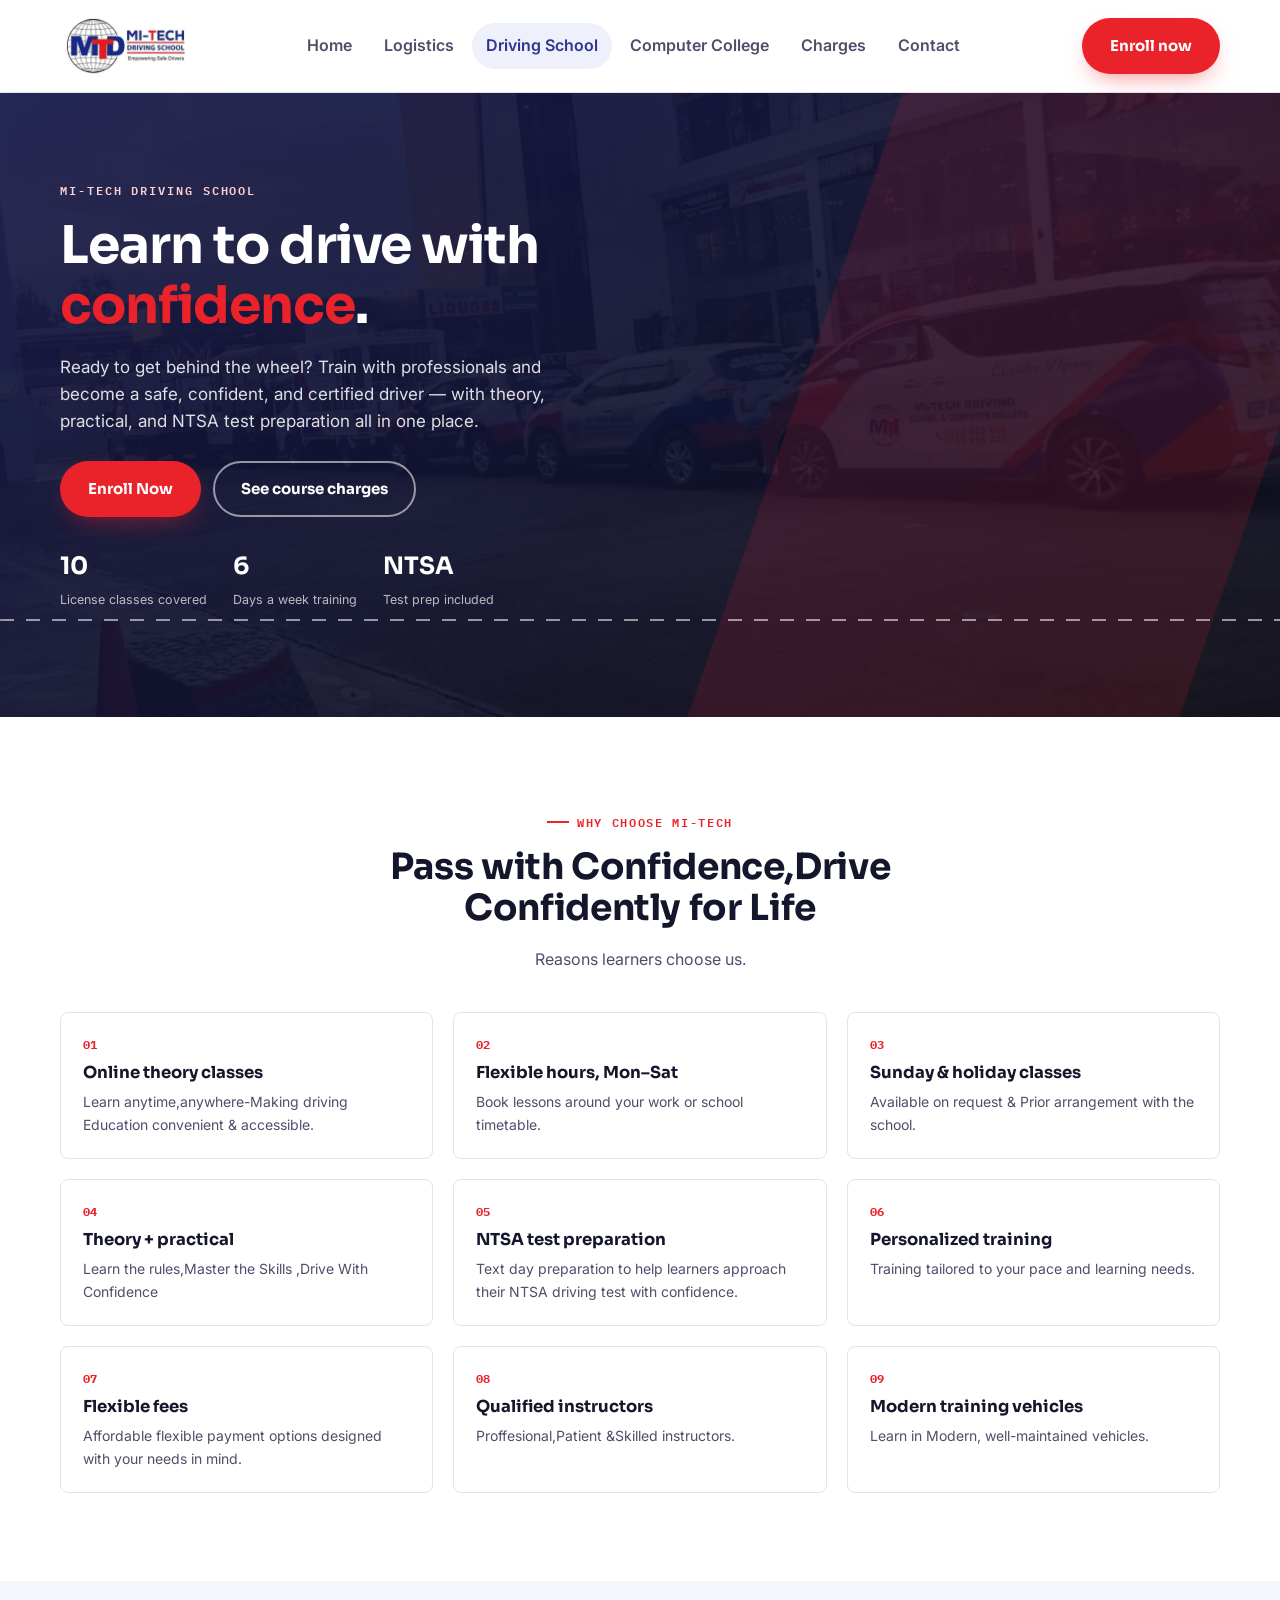
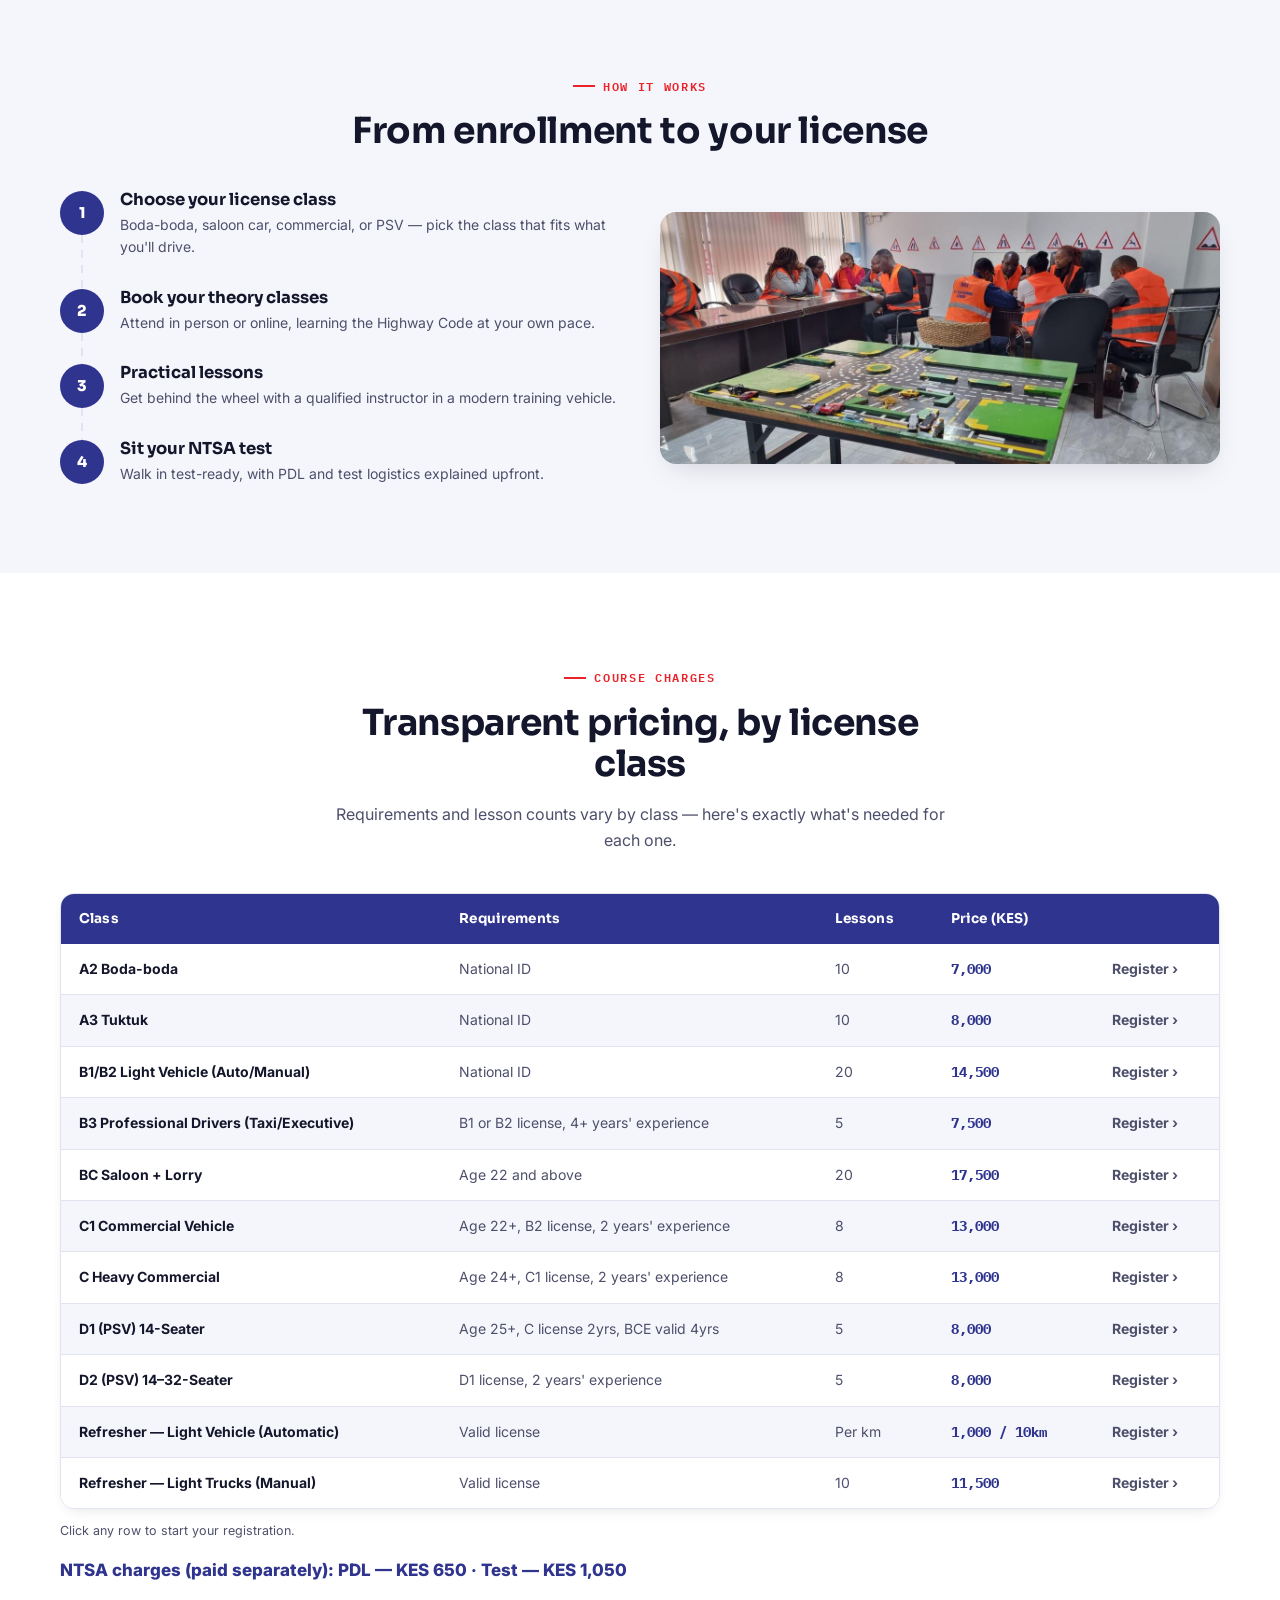
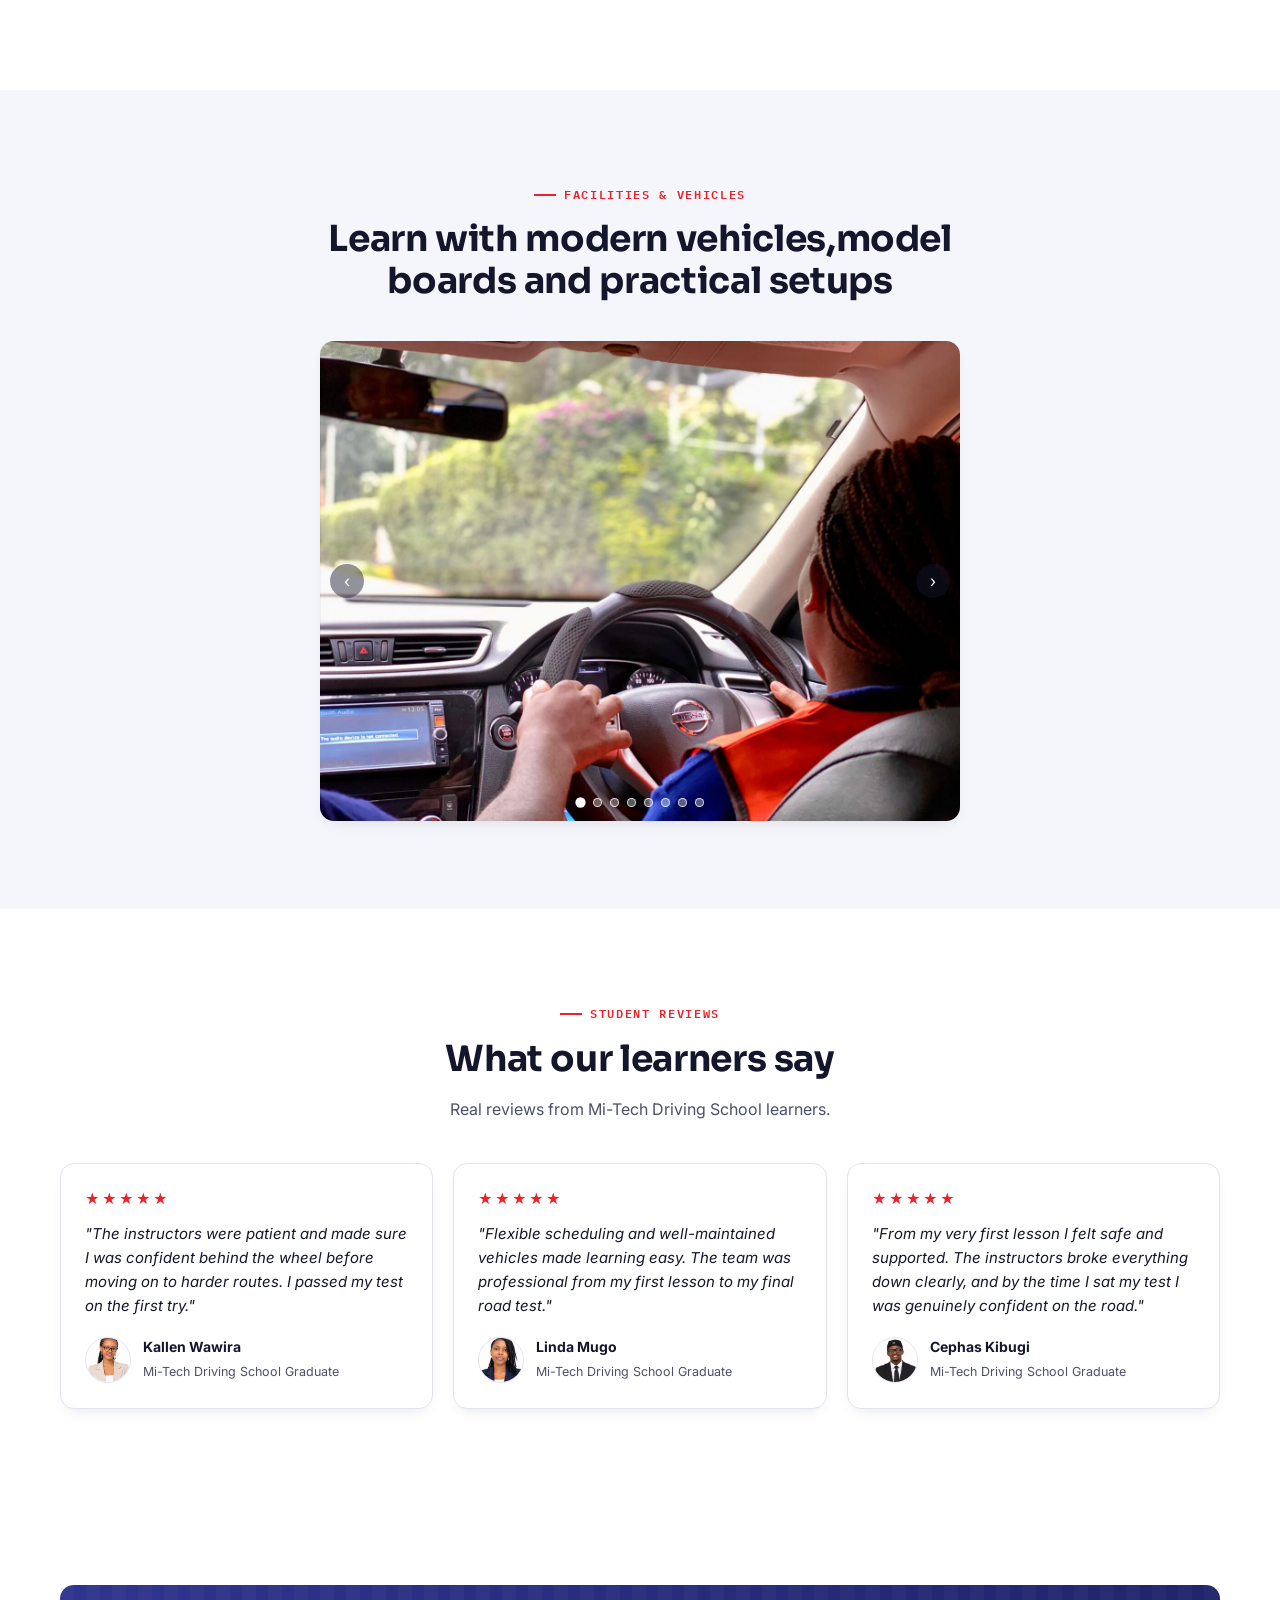
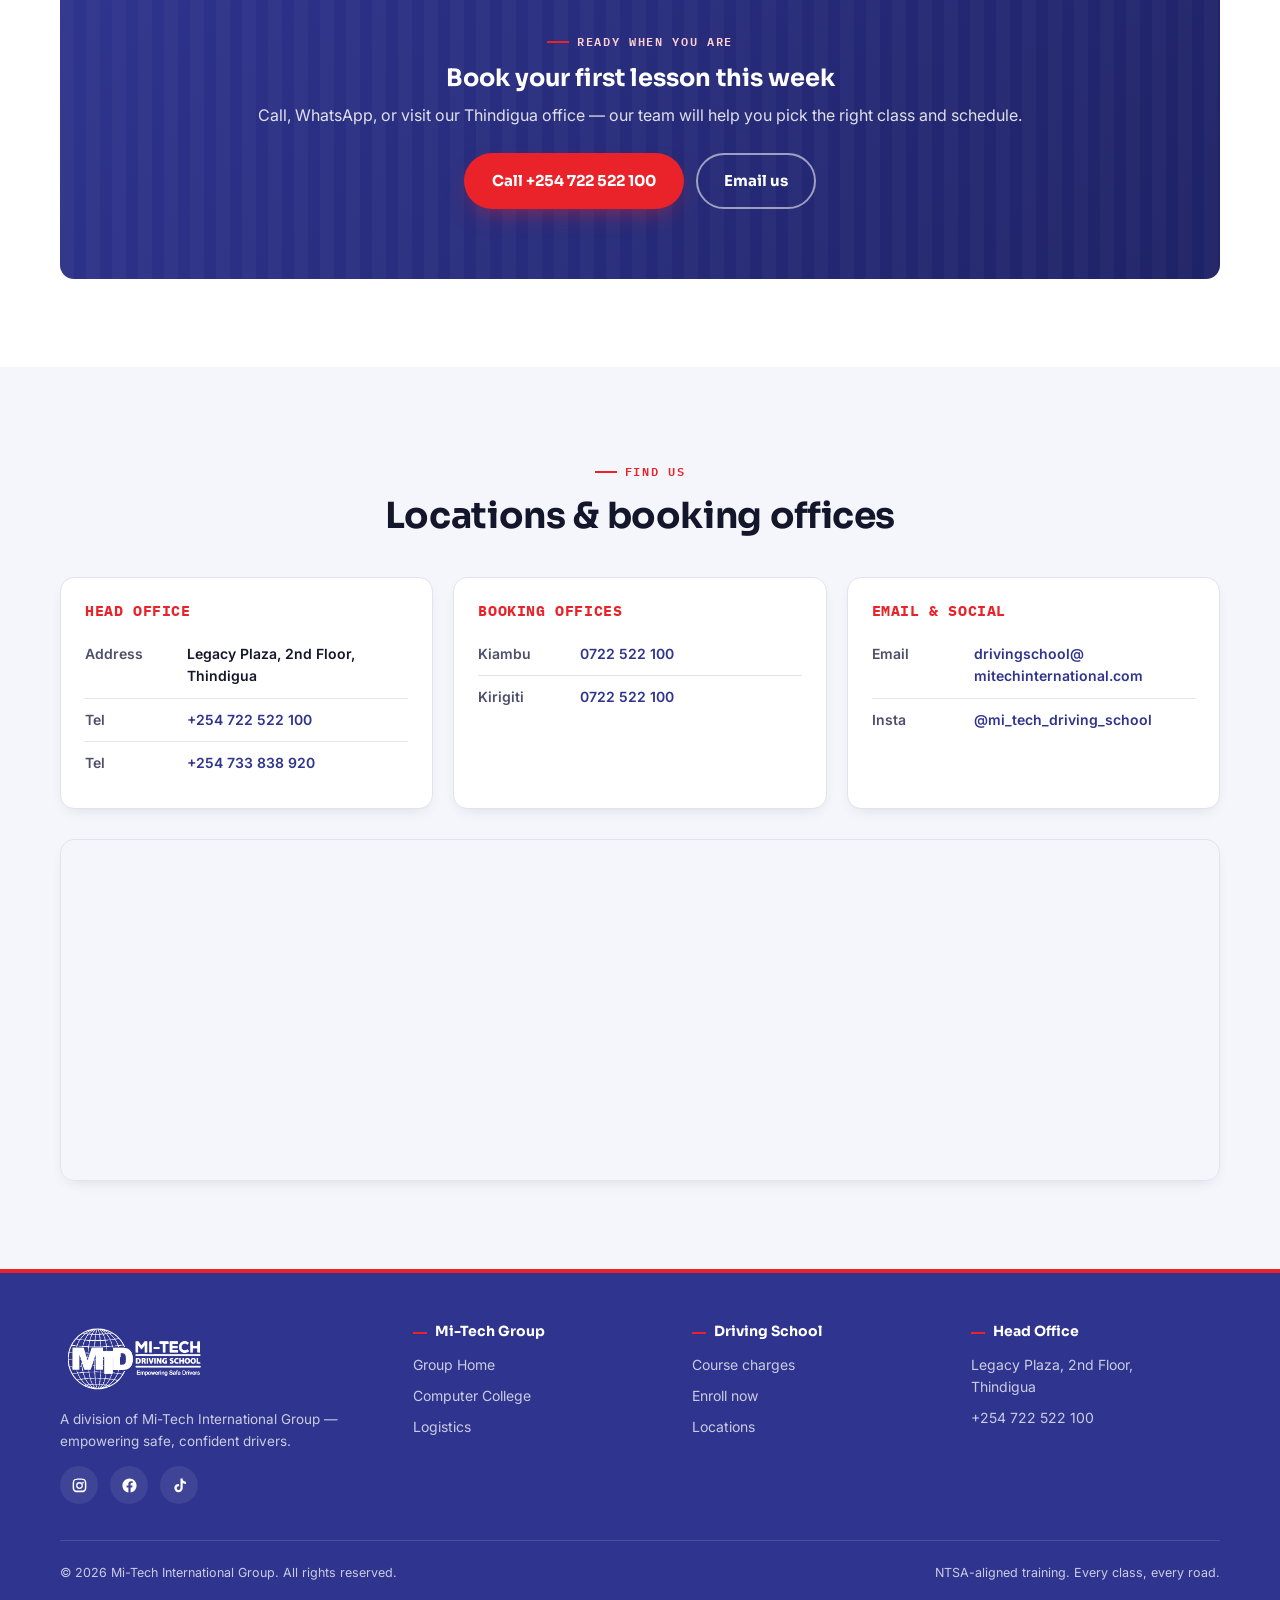
<file: driving/index.html>
<!doctype html>
<html lang="en">
<head>
<meta charset="UTF-8" />
<meta name="viewport" content="width=device-width, initial-scale=1.0" />
<title>Mi-Tech Driving School | Learn to Drive with Confidence</title>
<meta name="description" content="Mi-Tech Driving School — NTSA test preparation, theory and practical lessons for every license class. Flexible hours, qualified instructors, modern vehicles." />
<link rel="preconnect" href="https://fonts.googleapis.com">
<link rel="preconnect" href="https://fonts.gstatic.com" crossorigin>
<link href="https://fonts.googleapis.com/css2?family=Sora:wght@400;600;700;800&family=Inter:wght@400;500;600;700&family=IBM+Plex+Mono:wght@500;700&display=swap" rel="stylesheet">
<link rel="stylesheet" href="../assets/css/style.css" />
</head>
<body>

<header class="site-header">
  <nav class="nav">
    <a href="../index.html" class="brand">
      <img class="logo-img" src="../assets/images/logo-driving.png" alt="Mi-Tech Driving School" />
    </a>
    <div class="nav-links">
      <a href="../index.html">Home</a>
      <a href="../logistics/index.html">Logistics</a>
      <a href="index.html" class="active">Driving School</a>
      <a href="../college/index.html">Computer College</a>
      <a href="#charges">Charges</a>
      <a href="#contact">Contact</a>
    </div>
    <a href="https://wa.me/254722522100?text=Hi%20Mi-Tech%20Driving%20School%2C%20I%27d%20like%20to%20enroll%20in%20a%20driving%20course." target="_blank" rel="noopener" class="btn btn-primary nav-cta">Enroll now</a>
    <button class="nav-toggle" aria-label="Toggle menu" aria-expanded="false">
      <span></span><span></span><span></span>
    </button>
  </nav>
  <div class="mobile-panel">
    <a href="../index.html">Home</a>
    <a href="../logistics/index.html">Logistics</a>
    <a href="index.html" class="active">Driving School</a>
    <a href="../college/index.html">Computer College</a>
    <a href="#charges">Charges</a>
    <a href="#contact">Contact</a>
    <a href="https://wa.me/254722522100?text=Hi%20Mi-Tech%20Driving%20School%2C%20I%27d%20like%20to%20enroll%20in%20a%20driving%20course." target="_blank" rel="noopener" class="btn btn-primary btn-block">Enroll now</a>
  </div>
</header>

<section class="hero">
  <div class="hero-bg" aria-hidden="true" data-hero-bg data-interval="5000">
    <div class="hero-bg-slide active"><img src="../assets/images/driving-new-06.jpg" alt="" loading="eager" /></div>
    <div class="hero-bg-slide"><img src="../assets/images/driving-04.jpg" alt="" /></div>
    <div class="hero-bg-slide"><img src="../assets/images/driving-new-01.jpg" alt="" /></div>
    <div class="hero-bg-slide"><img src="../assets/images/driving-new-07.jpg" alt="" /></div>
    <div class="hero-bg-slide"><img src="../assets/images/driving-new-03.jpg" alt="" /></div>
  </div>
  <div class="hero-overlay"></div>
  <div class="wrap hero-grid">
    <div>
      <span class="hero-eyebrow">Mi-Tech Driving School</span>
      <h1>Learn to drive with <em>confidence</em>.</h1>
      <p class="lead">Ready to get behind the wheel? Train with professionals and become a safe, confident, and certified driver — with theory, practical, and NTSA test preparation all in one place.</p>
      <div class="hero-actions">
        <a href="https://wa.me/254722522100?text=Hi%20Mi-Tech%20Driving%20School%2C%20I%27d%20like%20to%20enroll%20in%20a%20driving%20course." target="_blank" rel="noopener" class="btn btn-primary">Enroll Now</a>
        <a href="#charges" class="btn btn-ghost">See course charges</a>
      </div>
      <div class="hero-stats">
        <div><strong>10</strong><span>License classes covered</span></div>
        <div><strong>6</strong><span>Days a week training</span></div>
        <div><strong>NTSA</strong><span>Test prep included</span></div>
      </div>
    </div>
  </div>
  <div class="route-line"><span class="route-dot"></span></div>
</section>

<section class="section">
  <div class="wrap">
    <div class="section-head center">
      <span class="eyebrow">Why Choose Mi-Tech</span>
      <h2>Pass with Confidence,Drive Confidently for Life</h2>
      <p> Reasons learners choose us.</p>
    </div>
    <div class="grid grid-3">
      <div class="feature-card"><span class="num">01</span><h3>Online theory classes</h3><p>Learn anytime,anywhere-Making driving Education convenient & accessible.</p></div>
      <div class="feature-card"><span class="num">02</span><h3>Flexible hours, Mon–Sat</h3><p>Book lessons around your work or school timetable.</p></div>
      <div class="feature-card"><span class="num">03</span><h3>Sunday &amp; holiday classes</h3><p>Available on request & Prior arrangement with the school.</p></div>
      <div class="feature-card"><span class="num">04</span><h3>Theory + practical</h3><p>Learn the rules,Master the Skills ,Drive With Confidence</p></div>
      <div class="feature-card"><span class="num">05</span><h3>NTSA test preparation</h3><p>Text day preparation to help learners approach their NTSA  driving test with confidence.</p></div>
      <div class="feature-card"><span class="num">06</span><h3>Personalized training</h3><p>Training tailored to your pace and learning needs.</p></div>
      <div class="feature-card"><span class="num">07</span><h3>Flexible fees</h3><p>Affordable flexible payment options designed with your needs in mind.</p></div>
      <div class="feature-card"><span class="num">08</span><h3>Qualified instructors</h3><p>Proffesional,Patient &Skilled instructors.</p></div>
      <div class="feature-card"><span class="num">09</span><h3>Modern training vehicles</h3><p>Learn in Modern, well-maintained vehicles.</p></div>
    </div>
  </div>
</section>

<section class="section on-mist">
  <div class="wrap">
    <div class="section-head center">
      <span class="eyebrow">How It Works</span>
      <h2>From enrollment to your license</h2>
    </div>
    <div class="grid grid-2" style="align-items:center; gap:40px;">
      <div class="steps">
        <div class="step">
          <div class="dot">1</div>
          <div><h3>Choose your license class</h3><p>Boda-boda, saloon car, commercial, or PSV — pick the class that fits what you'll drive.</p></div>
        </div>
        <div class="step">
          <div class="dot">2</div>
          <div><h3>Book your theory classes</h3><p>Attend in person or online, learning the Highway Code at your own pace.</p></div>
        </div>
        <div class="step">
          <div class="dot">3</div>
          <div><h3>Practical lessons</h3><p>Get behind the wheel with a qualified instructor in a modern training vehicle.</p></div>
        </div>
        <div class="step">
          <div class="dot">4</div>
          <div><h3>Sit your NTSA test</h3><p>Walk in test-ready, with PDL and test logistics explained upfront.</p></div>
        </div>
      </div>
      <img src="../assets/images/driving-07.jpg" alt="Mi-Tech driving instructor pointing at a road layout model during a class" style="border-radius:16px; box-shadow:var(--shadow);" />
    </div>
  </div>
</section>

<section class="section" id="charges">
  <div class="wrap">
    <div class="section-head center">
      <span class="eyebrow">Course Charges</span>
      <h2>Transparent pricing, by license class</h2>
      <p>Requirements and lesson counts vary by class — here's exactly what's needed for each one.</p>
    </div>
    <div class="table-wrap">
      <table class="data-table">
        <thead>
          <tr><th>Class</th><th>Requirements</th><th>Lessons</th><th>Price (KES)</th><th></th></tr>
        </thead>
        <tbody id="licenseTableBody">
          <tr class="reg-row" data-course="A2 Boda-boda"><td class="class-name">A2 Boda-boda</td><td>National ID</td><td>10</td><td class="price">7,000</td><td class="reg-cell">Register ›</td></tr>
          <tr class="reg-row" data-course="A3 Tuktuk"><td class="class-name">A3 Tuktuk</td><td>National ID</td><td>10</td><td class="price">8,000</td><td class="reg-cell">Register ›</td></tr>
          <tr class="reg-row" data-course="B1/B2 Light Vehicle (Auto/Manual)"><td class="class-name">B1/B2 Light Vehicle (Auto/Manual)</td><td>National ID</td><td>20</td><td class="price">14,500</td><td class="reg-cell">Register ›</td></tr>
          <tr class="reg-row" data-course="B3 Professional Drivers (Taxi/Executive)"><td class="class-name">B3 Professional Drivers (Taxi/Executive)</td><td>B1 or B2 license, 4+ years' experience</td><td>5</td><td class="price">7,500</td><td class="reg-cell">Register ›</td></tr>
          <tr class="reg-row" data-course="BC Saloon + Lorry"><td class="class-name">BC Saloon + Lorry</td><td>Age 22 and above</td><td>20</td><td class="price">17,500</td><td class="reg-cell">Register ›</td></tr>
          <tr class="reg-row" data-course="C1 Commercial Vehicle"><td class="class-name">C1 Commercial Vehicle</td><td>Age 22+, B2 license, 2 years' experience</td><td>8</td><td class="price">13,000</td><td class="reg-cell">Register ›</td></tr>
          <tr class="reg-row" data-course="C Heavy Commercial"><td class="class-name">C Heavy Commercial</td><td>Age 24+, C1 license, 2 years' experience</td><td>8</td><td class="price">13,000</td><td class="reg-cell">Register ›</td></tr>
          <tr class="reg-row" data-course="D1 (PSV) 14-Seater"><td class="class-name">D1 (PSV) 14-Seater</td><td>Age 25+, C license 2yrs, BCE valid 4yrs</td><td>5</td><td class="price">8,000</td><td class="reg-cell">Register ›</td></tr>
          <tr class="reg-row" data-course="D2 (PSV) 14–32-Seater"><td class="class-name">D2 (PSV) 14–32-Seater</td><td>D1 license, 2 years' experience</td><td>5</td><td class="price">8,000</td><td class="reg-cell">Register ›</td></tr>
          <tr class="reg-row" data-course="Refresher — Light Vehicle (Automatic)"><td class="class-name">Refresher — Light Vehicle (Automatic)</td><td>Valid license</td><td>Per km</td><td class="price">1,000 / 10km</td><td class="reg-cell">Register ›</td></tr>
          <tr class="reg-row" data-course="Refresher — Light Trucks (Manual)"><td class="class-name">Refresher — Light Trucks (Manual)</td><td>Valid license</td><td>10</td><td class="price">11,500</td><td class="reg-cell">Register ›</td></tr>
        </tbody>
      </table>
    </div>
    <p class="small-note" style="margin-top:12px;">Click any row to start your registration.</p>
    <p class="ntsa-charges-note">NTSA charges (paid separately): PDL — KES 650 · Test — KES 1,050</p>
  </div>
</section>

<section class="section on-mist">
  <div class="wrap">
    <div class="section-head center">
      <span class="eyebrow">FACILITIES & VEHICLES</span>
      <h2>Learn with modern vehicles,model boards and practical setups</h2>
    </div>
    <div class="photo-carousel" data-carousel data-interval="4500">
      <div class="photo-carousel-viewport">
        <div class="photo-carousel-track">
          <div class="photo-carousel-slide"><img src="../assets/images/driving-new-01.jpg" alt="Instructor and learner during a practical driving lesson" /></div>
          <div class="photo-carousel-slide"><img src="../assets/images/driving-new-02.jpg" alt="Road layout model used for Mi-Tech Driving School classroom instruction" /></div>
          <div class="photo-carousel-slide"><img src="../assets/images/driving-new-03.jpg" alt="Mi-Tech Driving School branded training vehicle, close-up" /></div>
          <div class="photo-carousel-slide"><img src="../assets/images/driving-new-04.jpg" alt="Mi-Tech Driving School vehicles parked beside tea fields" /></div>
          <div class="photo-carousel-slide"><img src="../assets/images/driving-new-05.jpg" alt="Instructor and learner during a practical driving lesson" /></div>
          <div class="photo-carousel-slide"><img src="../assets/images/driving-new-06.jpg" alt="Mi-Tech Driving School vehicles on the road" /></div>
          <div class="photo-carousel-slide"><img src="../assets/images/driving-new-07.jpg" alt="Mi-Tech Driving School training vehicles, rear view, beside tea fields" /></div>
          <div class="photo-carousel-slide"><img src="../assets/images/driving-new-08.jpg" alt="Road layout model used for Mi-Tech Driving School classroom instruction" /></div>
        </div>
      </div>
      <button type="button" class="photo-carousel-arrow prev" aria-label="Previous photo">&#8249;</button>
      <button type="button" class="photo-carousel-arrow next" aria-label="Next photo">&#8250;</button>
      <div class="photo-carousel-dots"></div>
    </div>
  </div>
</section>

<section class="section">
  <div class="wrap">
    <div class="section-head center">
      <span class="eyebrow">Student Reviews</span>
      <h2>What our learners say</h2>
      <p>Real reviews from Mi-Tech Driving School learners.</p>
    </div>
    <div class="grid grid-3">

      <div class="testimonial-card">
        <div class="stars">★★★★★</div>
        <p class="quote">"The instructors were patient and made sure I was confident behind the wheel before moving on to harder routes. I passed my test on the first try."</p>
        <div class="testimonial-person">
          <img class="avatar-photo" src="../assets/images/reviews/driving-review-1.jpg" alt="Mi-Tech Driving School graduate">
          <div><strong>Kallen Wawira</strong><span>Mi-Tech Driving School Graduate</span></div>
        </div>
      </div>

      <div class="testimonial-card">
        <div class="stars">★★★★★</div>
        <p class="quote">"Flexible scheduling and well-maintained vehicles made learning easy. The team was professional from my first lesson to my final road test."</p>
        <div class="testimonial-person">
          <img class="avatar-photo" src="../assets/images/reviews/driving-review-2.jpg" alt="Mi-Tech Driving School graduate">
          <div><strong>Linda Mugo</strong><span>Mi-Tech Driving School Graduate</span></div>
        </div>
      </div>

      <div class="testimonial-card">
        <div class="stars">★★★★★</div>
        <p class="quote">"From my very first lesson I felt safe and supported. The instructors broke everything down clearly, and by the time I sat my test I was genuinely confident on the road."</p>
        <div class="testimonial-person">
          <img class="avatar-photo" src="../assets/images/reviews/driving-review-3.jpg" alt="Mi-Tech Driving School graduate">
          <div><strong>Cephas Kibugi</strong><span>Mi-Tech Driving School Graduate</span></div>
        </div>
      </div>

    </div>
  </div>
</section>

<section class="section" id="enroll">
  <div class="wrap">
    <div class="cta-band">
      <span class="eyebrow" style="color:#ffd0d2;">Ready When You Are</span>
      <h2>Book your first lesson this week</h2>
      <p>Call, WhatsApp, or visit our Thindigua office — our team will help you pick the right class and schedule.</p>
      <div class="hero-actions">
        <a href="tel:+254722522100" class="btn btn-primary">Call +254 722 522 100</a>
        <a href="mailto:drivingschool@mitechinternational.com" class="btn btn-ghost">Email us</a>
      </div>
    </div>
  </div>
</section>

<section class="section on-mist" id="contact">
  <div class="wrap">
    <div class="section-head center">
      <span class="eyebrow">Find Us</span>
      <h2>Locations &amp; booking offices</h2>
    </div>
    <div class="grid grid-3">
      <div class="contact-card">
        <h3>Head Office</h3>
        <div class="contact-row"><span class="label">Address</span><span class="val">Legacy Plaza, 2nd Floor, Thindigua</span></div>
        <div class="contact-row"><span class="label">Tel</span><a class="val" href="tel:+254722522100">+254 722 522 100</a></div>
        <div class="contact-row"><span class="label">Tel</span><a class="val" href="tel:+254733838920">+254 733 838 920</a></div>
      </div>
      <div class="contact-card">
        <h3>Booking Offices</h3>
        <div class="contact-row"><span class="label">Kiambu</span><a class="val" href="tel:0722522100">0722 522 100</a></div>
        <div class="contact-row"><span class="label">Kirigiti</span><a class="val" href="tel:0722522100">0722 522 100</a></div>
      </div>
      <div class="contact-card">
        <h3>Email &amp; Social</h3>
        <div class="contact-row"><span class="label">Email</span><a class="val" href="mailto:drivingschool@mitechinternational.com">drivingschool@<wbr>mitechinternational.com</a></div>
        <div class="contact-row"><span class="label">Insta</span><a class="val" href="https://www.instagram.com/mi_tech_driving_school/" target="_blank" rel="noopener">@mi_tech_driving_school</a></div>
      </div>
    </div>
    <div class="map-embed">
      <iframe title="Mi-Tech — Legacy Plaza, Thindigua" loading="lazy" referrerpolicy="no-referrer-when-downgrade" src="https://www.google.com/maps?q=-1.1993905,36.8351462(Mi-Tech+International,+Legacy+Plaza)&z=16&output=embed"></iframe>
    </div>
  </div>
</section>

<footer class="site-footer">
  <div class="wrap">
    <div class="footer-grid">
      <div>
        <div class="footer-brand"><img class="logo-img" src="../assets/images/logo-driving-footer.png" alt="Mi-Tech Driving School" /></div>
        <p style="font-size:13.5px;">A division of Mi-Tech International Group — empowering safe, confident drivers.</p>
        <div class="social-row">
          <a href="https://www.instagram.com/mi_tech_driving_school/" target="_blank" rel="noopener" aria-label="Instagram"><svg viewBox="0 0 24 24" aria-hidden="true"><path d="M12 2.2c2.7 0 3.1 0 4.1.1 1 .1 1.7.2 2.3.5.6.2 1.1.6 1.6 1.1.5.5.8.9 1.1 1.6.2.6.4 1.3.5 2.3.1 1 .1 1.4.1 4.1s0 3.1-.1 4.1c-.1 1-.2 1.7-.5 2.3a4.6 4.6 0 0 1-1.1 1.6c-.5.5-.9.8-1.6 1.1-.6.2-1.3.4-2.3.5-1 .1-1.4.1-4.1.1s-3.1 0-4.1-.1c-1-.1-1.7-.2-2.3-.5a4.6 4.6 0 0 1-1.6-1.1 4.6 4.6 0 0 1-1.1-1.6c-.2-.6-.4-1.3-.5-2.3-.1-1-.1-1.4-.1-4.1s0-3.1.1-4.1c.1-1 .2-1.7.5-2.3.2-.6.6-1.1 1.1-1.6.5-.5.9-.8 1.6-1.1.6-.2 1.3-.4 2.3-.5 1-.1 1.4-.1 4.1-.1Zm0 1.8c-2.6 0-2.9 0-4 .1-.8.1-1.3.2-1.6.3-.4.2-.7.3-1 .6-.3.3-.5.6-.6 1-.1.3-.3.8-.3 1.6-.1 1.1-.1 1.4-.1 4s0 2.9.1 4c.1.8.2 1.3.3 1.6.2.4.3.7.6 1 .3.3.6.5 1 .6.3.1.8.3 1.6.3 1.1.1 1.4.1 4 .1s2.9 0 4-.1c.8-.1 1.3-.2 1.6-.3.4-.2.7-.3 1-.6.3-.3.5-.6.6-1 .1-.3.3-.8.3-1.6.1-1.1.1-1.4.1-4s0-2.9-.1-4c-.1-.8-.2-1.3-.3-1.6-.2-.4-.3-.7-.6-1a2.7 2.7 0 0 0-1-.6c-.3-.1-.8-.3-1.6-.3-1.1-.1-1.4-.1-4-.1Zm0 3.2a4.8 4.8 0 1 1 0 9.6 4.8 4.8 0 0 1 0-9.6Zm0 1.8a3 3 0 1 0 0 6 3 3 0 0 0 0-6Zm5-2.2a1.1 1.1 0 1 1 0 2.3 1.1 1.1 0 0 1 0-2.3Z"/></svg></a>
          <a href="https://www.facebook.com/mitechinternational/" target="_blank" rel="noopener" aria-label="Facebook"><svg viewBox="0 0 24 24" aria-hidden="true"><path d="M22 12.06C22 6.5 17.52 2 12 2S2 6.5 2 12.06c0 5 3.66 9.16 8.44 9.94v-7.03H7.9v-2.9h2.54V9.85c0-2.5 1.5-3.9 3.78-3.9 1.1 0 2.24.2 2.24.2v2.46h-1.26c-1.24 0-1.63.77-1.63 1.56v1.88h2.78l-.44 2.9h-2.34v7.03A10.06 10.06 0 0 0 22 12.06Z"/></svg></a>
          <a href="https://www.tiktok.com/@mi_tech.college" target="_blank" rel="noopener" aria-label="TikTok"><svg viewBox="0 0 24 24" aria-hidden="true"><path d="M16.5 2h-3.1v13.6a2.7 2.7 0 1 1-2.7-2.7c.24 0 .48.03.7.08V9.8a5.9 5.9 0 0 0-.7-.04A5.9 5.9 0 1 0 16.5 15.7V8.4a8 8 0 0 0 4.6 1.46V6.7c-2.2 0-4.1-1.2-4.6-3.1V2Z"/></svg></a>
        </div>
      </div>
      <div>
        <h4>Mi-Tech Group</h4>
        <ul>
          <li><a href="../index.html">Group Home</a></li>
          <li><a href="../college/index.html">Computer College</a></li>
          <li><a href="../logistics/index.html">Logistics</a></li>
        </ul>
      </div>
      <div>
        <h4>Driving School</h4>
        <ul>
          <li><a href="#charges">Course charges</a></li>
          <li><a href="https://wa.me/254722522100?text=Hi%20Mi-Tech%20Driving%20School%2C%20I%27d%20like%20to%20enroll%20in%20a%20driving%20course." target="_blank" rel="noopener">Enroll now</a></li>
          <li><a href="#contact">Locations</a></li>
        </ul>
      </div>
      <div>
        <h4>Head Office</h4>
        <ul>
          <li>Legacy Plaza, 2nd Floor,<br>Thindigua</li>
          <li><a href="tel:+254722522100">+254 722 522 100</a></li>
        </ul>
      </div>
    </div>
    <div class="footer-bottom">
      <span>© 2026 Mi-Tech International Group. All rights reserved.</span>
      <span>NTSA-aligned training. Every class, every road.</span>
    </div>
  </div>
</footer>

<div class="reg-modal-overlay" id="regModalOverlay" data-wa-number="254722522100" data-wa-greeting="Hi Mi-Tech Driving School, I'd like to register for a course.">
  <div class="reg-modal" role="dialog" aria-modal="true" aria-labelledby="regModalTitle">
    <button type="button" class="reg-modal-close" id="regModalClose" aria-label="Close registration form">&times;</button>
    <h3 id="regModalTitle">Register your interest</h3>
    <p class="reg-modal-sub">Fill in your details — we'll confirm everything with you on WhatsApp.</p>
    <form id="regForm">
      <label>Full name
        <input type="text" id="regName" name="regName" required placeholder="e.g. Jane Wanjiru" />
      </label>
      <label>Phone number
        <input type="tel" id="regPhone" name="regPhone" required placeholder="e.g. 0712 345 678" />
      </label>
      <label>License class
        <select id="regCourse" name="regCourse" required>
          <option value="" disabled selected>Select a license class</option>
          <option>A2 Boda-boda</option>
          <option>A3 Tuktuk</option>
          <option>B1/B2 Light Vehicle (Auto/Manual)</option>
          <option>B3 Professional Drivers (Taxi/Executive)</option>
          <option>BC Saloon + Lorry</option>
          <option>C1 Commercial Vehicle</option>
          <option>C Heavy Commercial</option>
          <option>D1 (PSV) 14-Seater</option>
          <option>D2 (PSV) 14–32-Seater</option>
          <option>Refresher — Light Vehicle (Automatic)</option>
          <option>Refresher — Light Trucks (Manual)</option>
        </select>
      </label>
      <button type="submit" class="btn btn-primary btn-block">Register via WhatsApp</button>
    </form>
  </div>
</div>

<script src="../assets/js/main.js"></script>
</body>
</html>
</file>
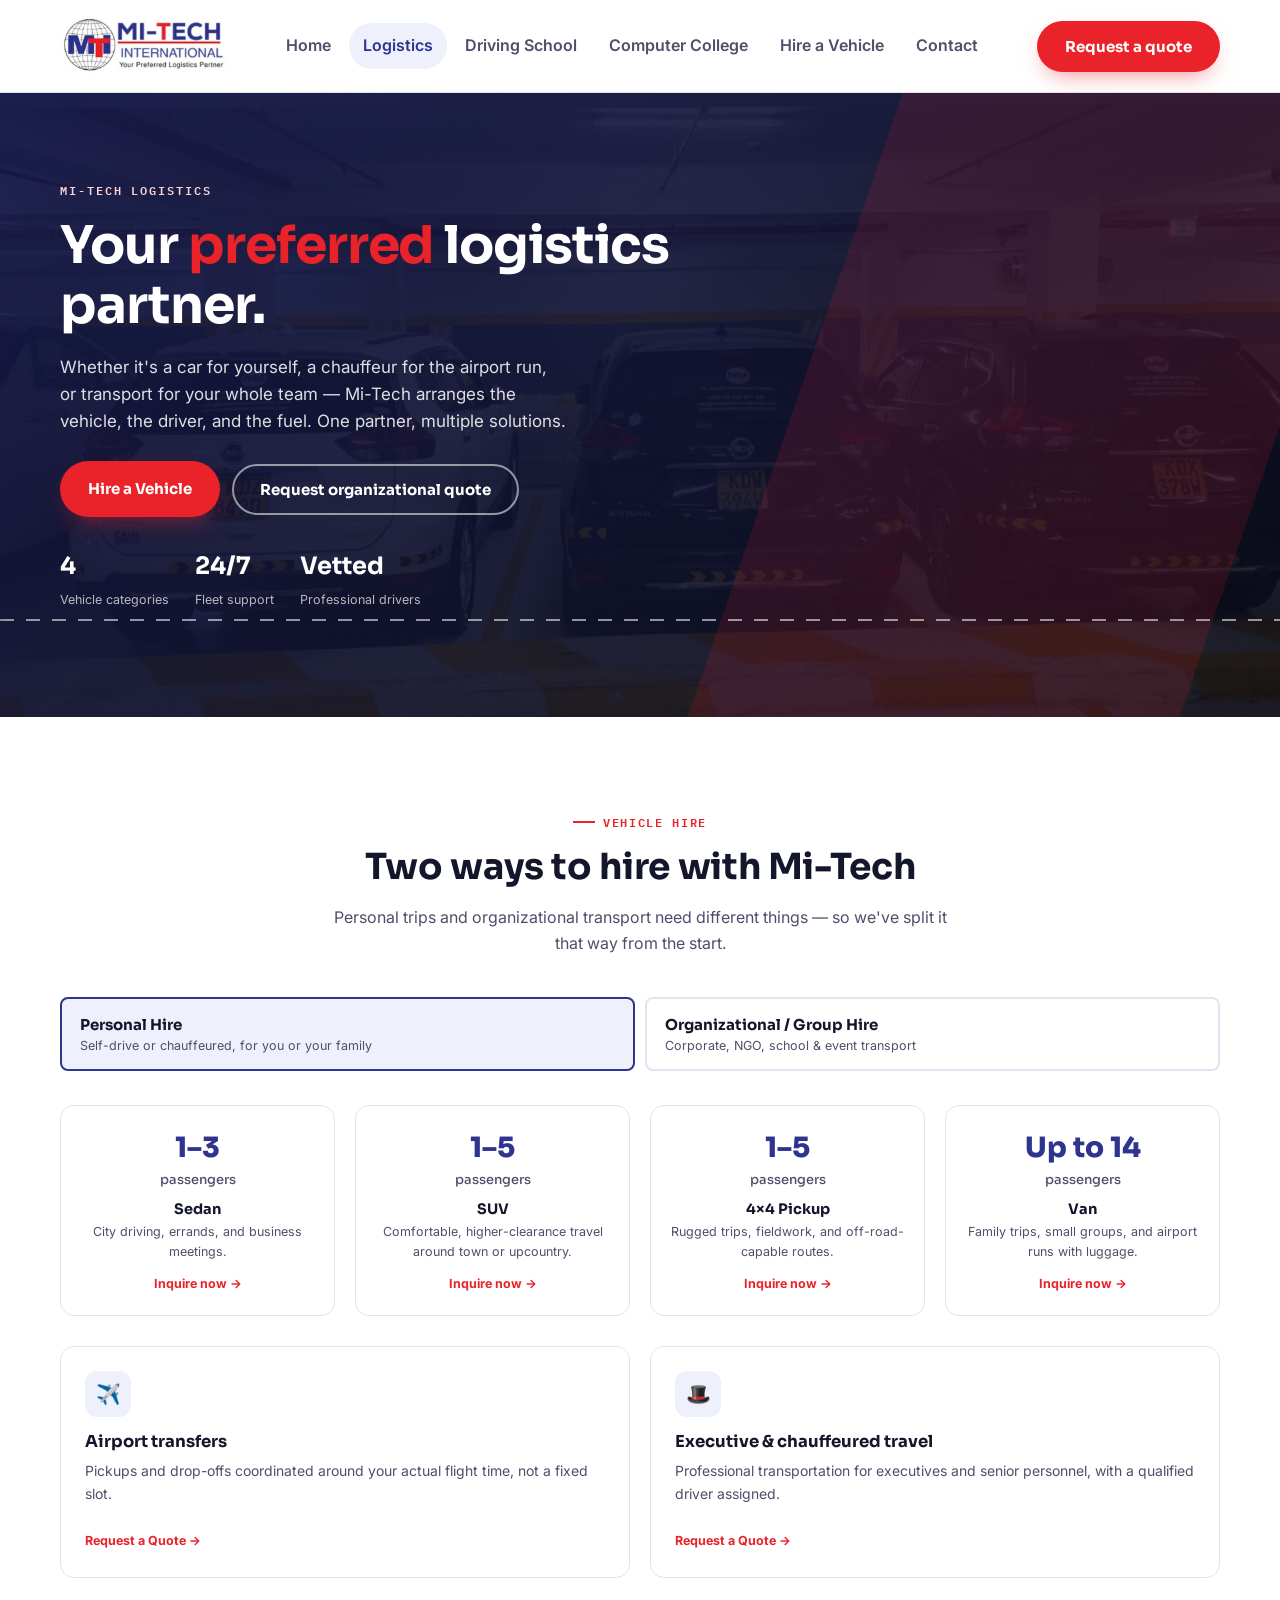
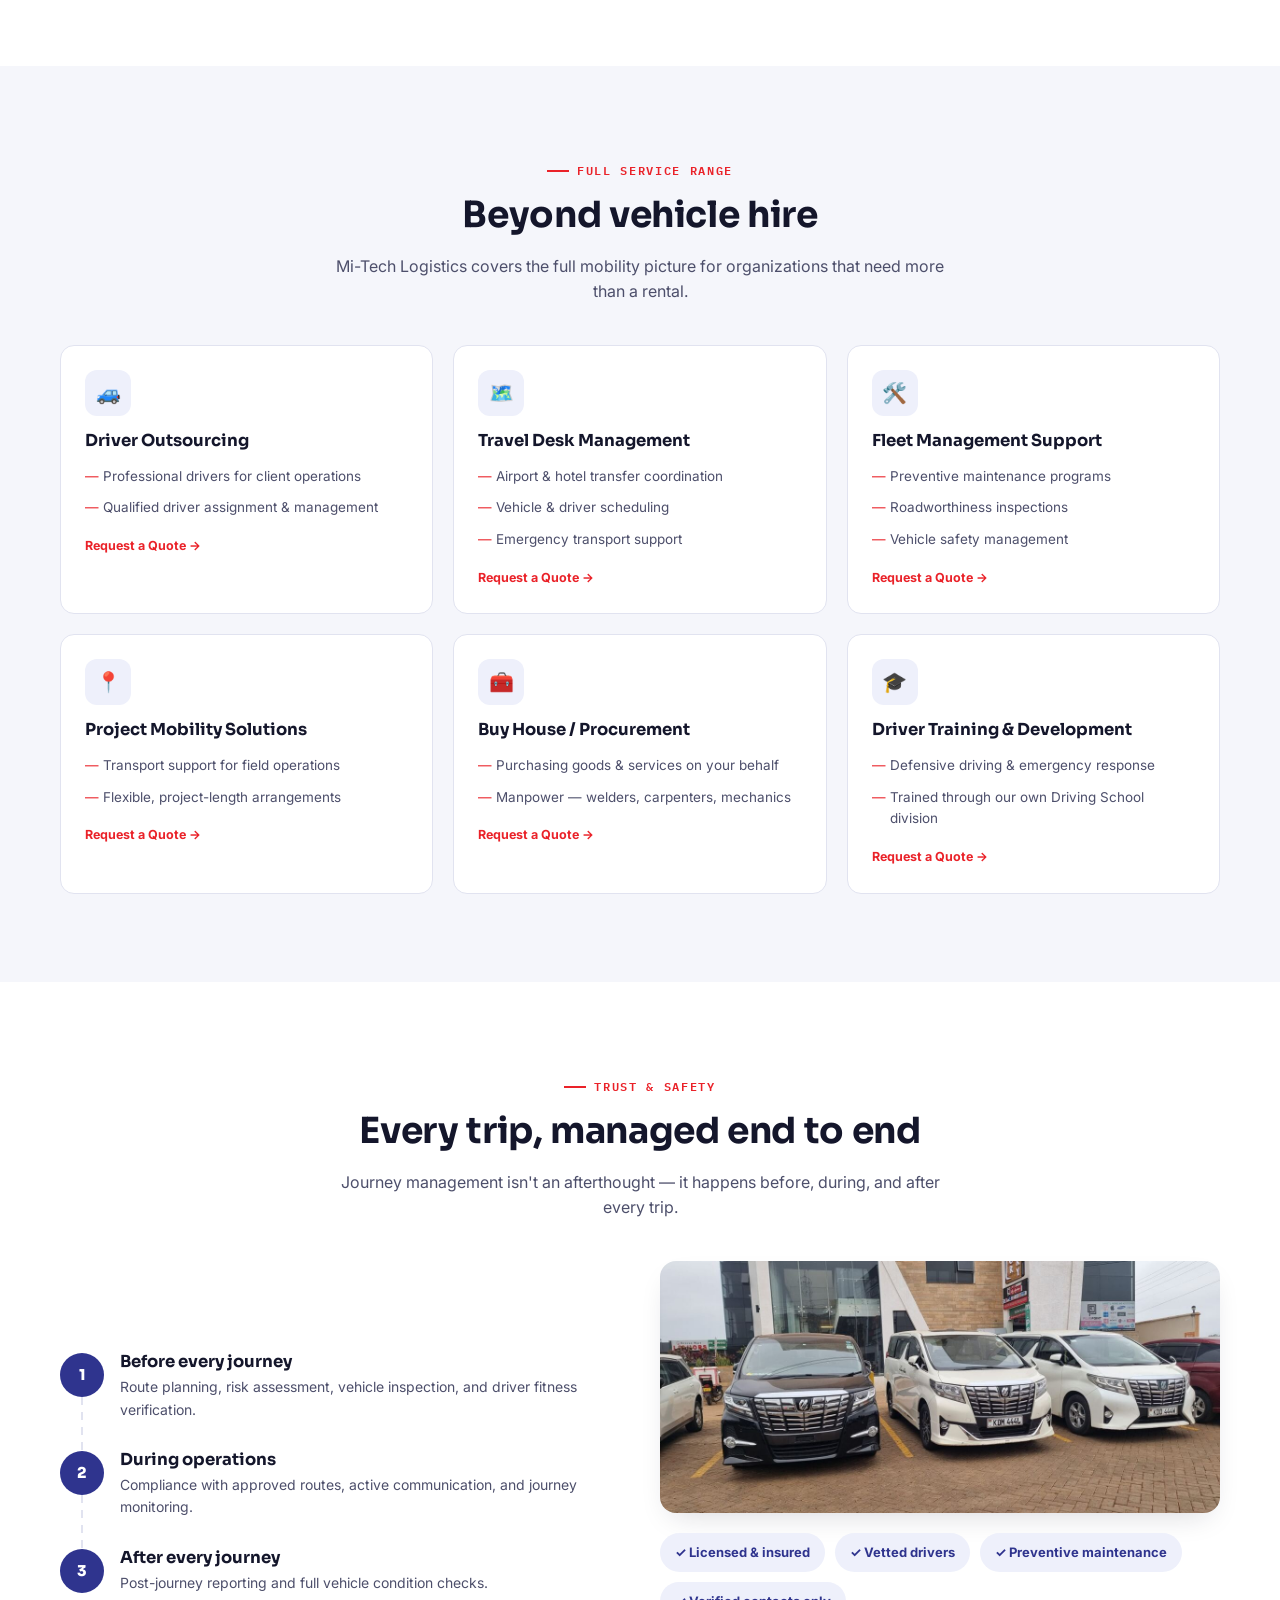
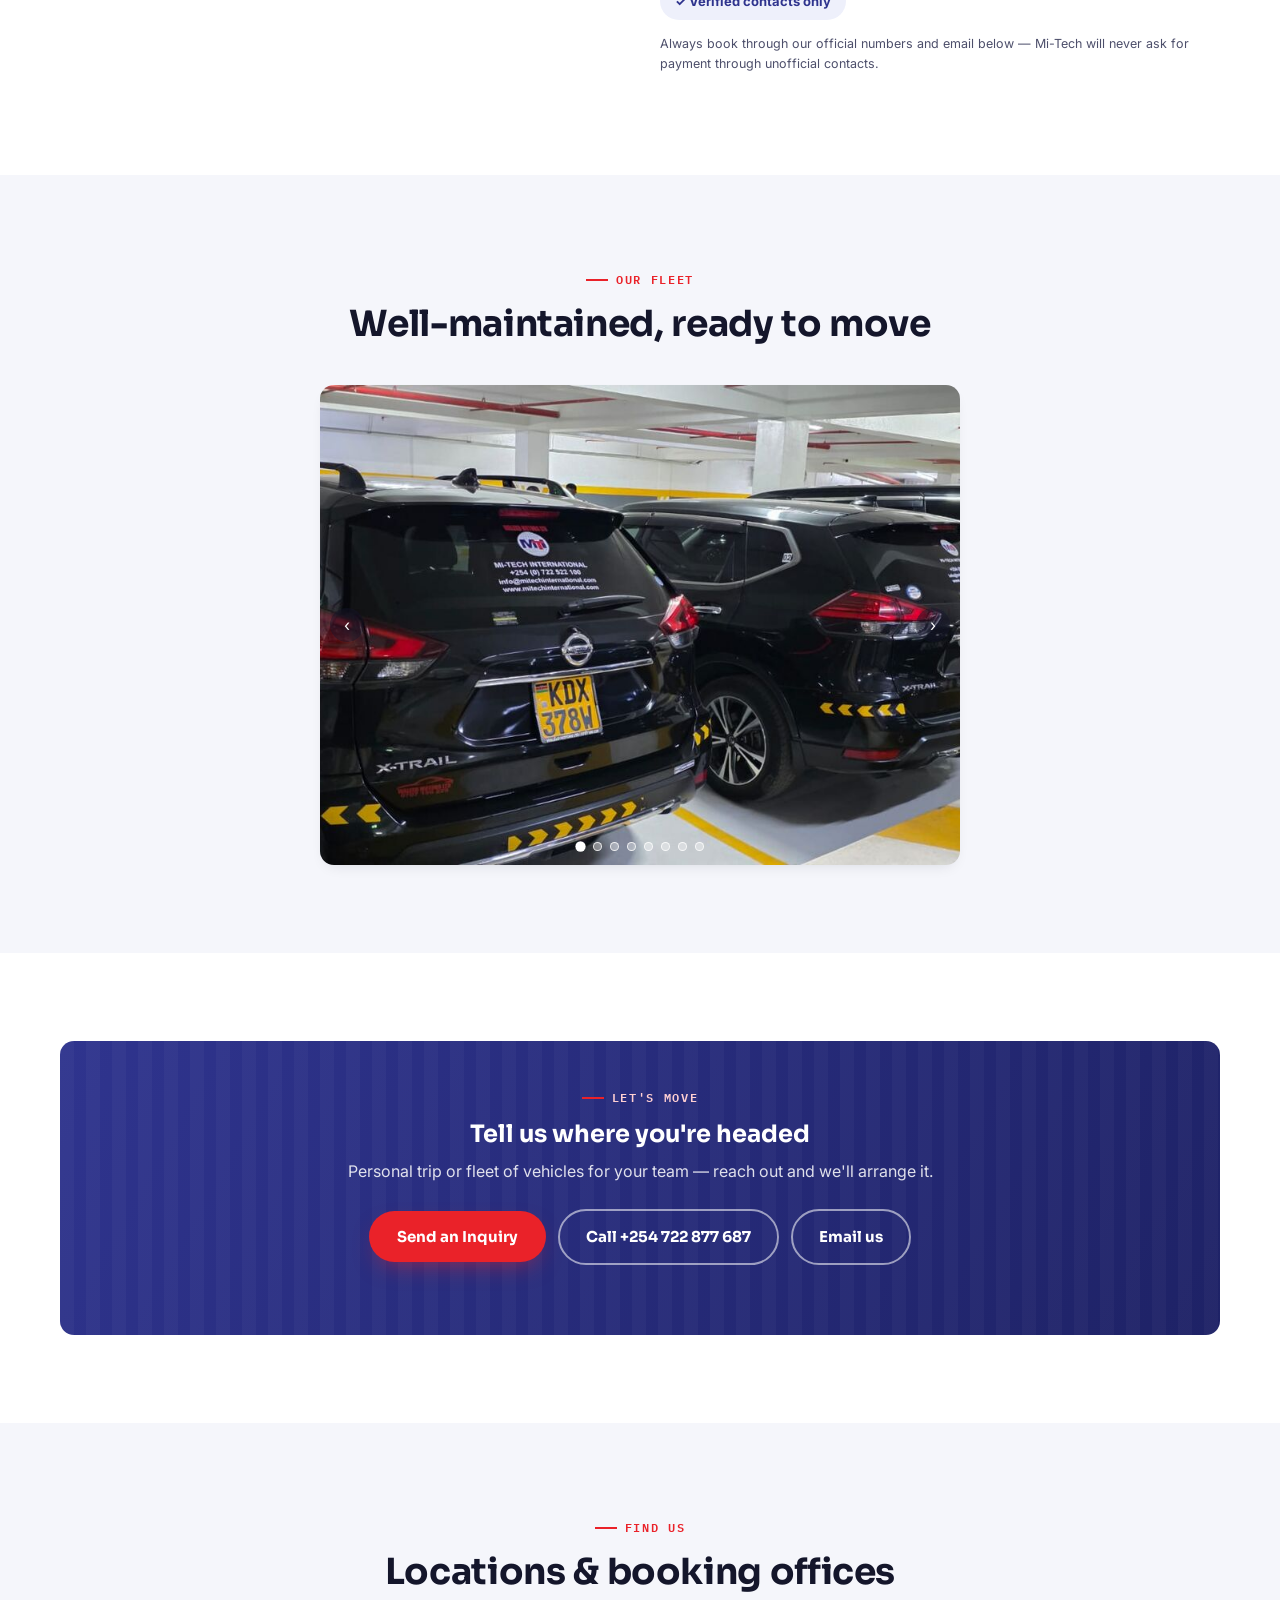
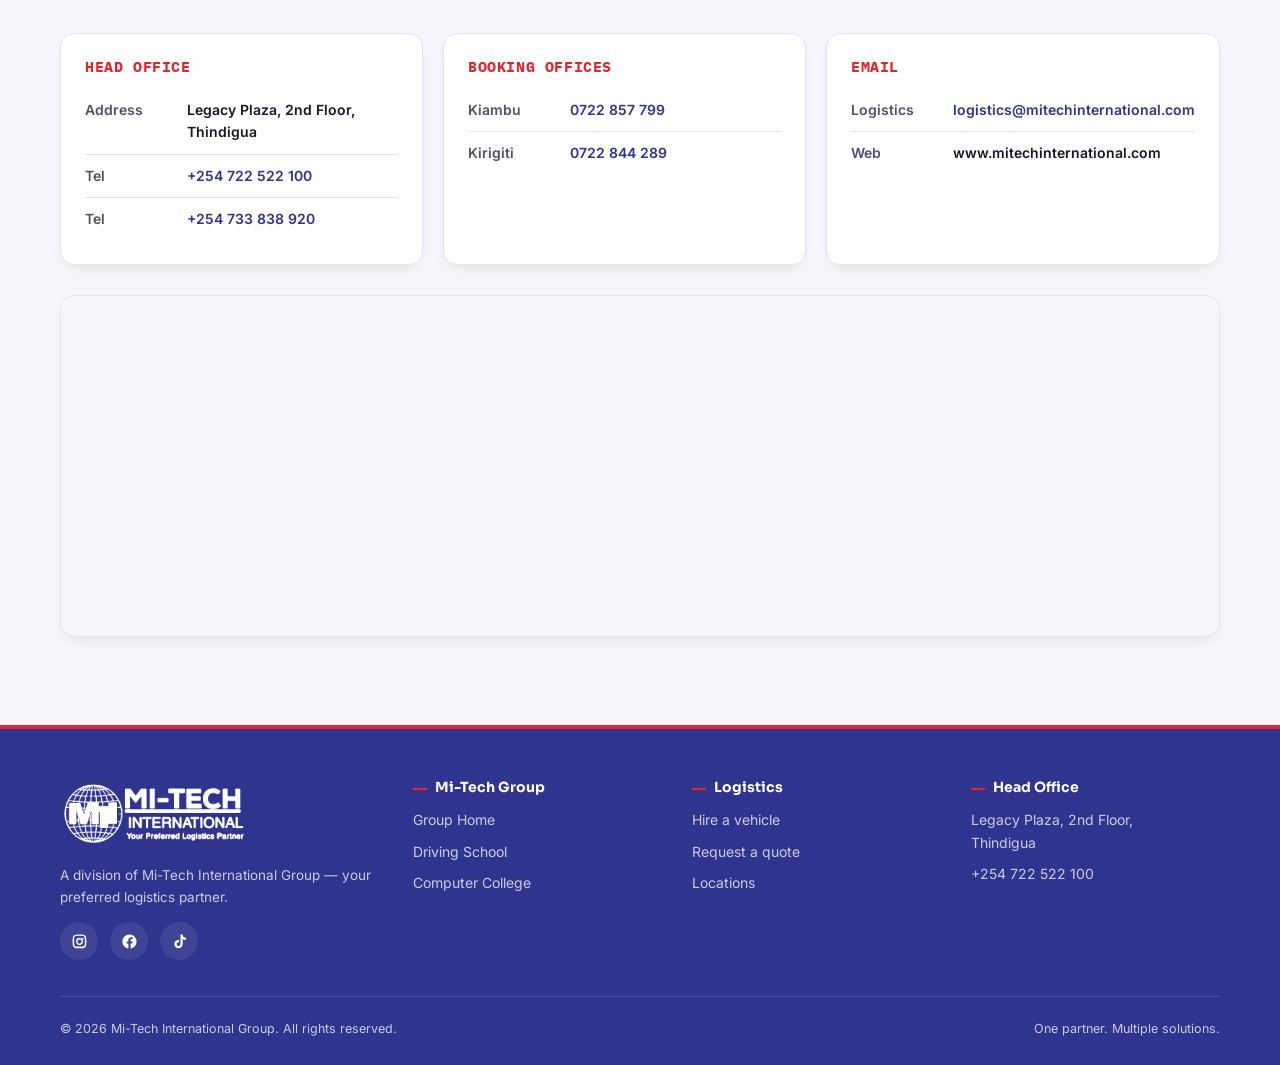
<file: logistics/index.html>
<!doctype html>
<html lang="en">
<head>
<meta charset="UTF-8" />
<meta name="viewport" content="width=device-width, initial-scale=1.0" />
<title>Mi-Tech Logistics | Vehicle Hire, Driver Outsourcing &amp; Fleet Solutions</title>
<meta name="description" content="Mi-Tech Logistics — personal car hire and organizational transport. Vehicle, driver, and fuel arranged, with a fully maintained fleet and vetted professional drivers." />
<link rel="preconnect" href="https://fonts.googleapis.com">
<link rel="preconnect" href="https://fonts.gstatic.com" crossorigin>
<link href="https://fonts.googleapis.com/css2?family=Sora:wght@400;600;700;800&family=Inter:wght@400;500;600;700&family=IBM+Plex+Mono:wght@500;700&display=swap" rel="stylesheet">
<link rel="stylesheet" href="../assets/css/style.css" />
</head>
<body>

<header class="site-header">
  <nav class="nav">
    <a href="../index.html" class="brand">
      <img class="logo-img" src="../assets/images/logo-international.png" alt="Mi-Tech International" />
    </a>
    <div class="nav-links">
      <a href="../index.html">Home</a>
      <a href="index.html" class="active">Logistics</a>
      <a href="../driving/index.html">Driving School</a>
      <a href="../college/index.html">Computer College</a>
      <a href="#hire">Hire a Vehicle</a>
      <a href="#contact">Contact</a>
    </div>
    <button type="button" class="btn btn-primary nav-cta" data-open-inquiry data-inquiry-service="">Request a quote</button>
    <button class="nav-toggle" aria-label="Toggle menu" aria-expanded="false">
      <span></span><span></span><span></span>
    </button>
  </nav>
  <div class="mobile-panel">
    <a href="../index.html">Home</a>
    <a href="index.html" class="active">Logistics</a>
    <a href="../driving/index.html">Driving School</a>
    <a href="../college/index.html">Computer College</a>
    <a href="#hire">Hire a Vehicle</a>
    <a href="#contact">Contact</a>
    <button type="button" class="btn btn-primary btn-block" data-open-inquiry data-inquiry-service="">Request a quote</button>
  </div>
</header>

<section class="hero">
  <div class="hero-bg" aria-hidden="true" data-hero-bg data-interval="5000">
    <div class="hero-bg-slide active"><img src="../assets/images/fleet-new-02.jpg" alt="" loading="eager" /></div>
    <div class="hero-bg-slide"><img src="../assets/images/logistics-new-06.jpg" alt="" /></div>
    <div class="hero-bg-slide"><img src="../assets/images/logistics-new-01.jpg" alt="" /></div>
    <div class="hero-bg-slide"><img src="../assets/images/logistics-04.jpg" alt="" /></div>
    <div class="hero-bg-slide"><img src="../assets/images/logistics-new-04.jpg" alt="" /></div>
  </div>
  <div class="hero-overlay"></div>
  <div class="wrap hero-grid">
    <div>
      <span class="hero-eyebrow">Mi-Tech Logistics</span>
      <h1>Your <em>preferred</em> logistics partner.</h1>
      <p class="lead">Whether it's a car for yourself, a chauffeur for the airport run, or transport for your whole team — Mi-Tech arranges the vehicle, the driver, and the fuel. One partner, multiple solutions.</p>
      <div class="hero-actions">
        <a href="#hire" class="btn btn-primary">Hire a Vehicle</a>
        <button type="button" class="btn btn-ghost" data-open-inquiry data-inquiry-service="">Request organizational quote</button>
      </div>
      <div class="hero-stats">
        <div><strong>4</strong><span>Vehicle categories</span></div>
        <div><strong>24/7</strong><span>Fleet support</span></div>
        <div><strong>Vetted</strong><span>Professional drivers</span></div>
      </div>
    </div>
  </div>
  <div class="route-line"><span class="route-dot"></span></div>
</section>

<section class="section" id="hire">
  <div class="wrap">
    <div class="section-head center">
      <span class="eyebrow">Vehicle Hire</span>
      <h2>Two ways to hire with Mi-Tech</h2>
      <p>Personal trips and organizational transport need different things — so we've split it that way from the start.</p>
    </div>

    <div class="segment-tabs">
      <button class="segment-tab active" data-segment="personal">
        <strong>Personal Hire</strong>
        <span>Self-drive or chauffeured, for you or your family</span>
      </button>
      <button class="segment-tab" data-segment="org">
        <strong>Organizational / Group Hire</strong>
        <span>Corporate, NGO, school &amp; event transport</span>
      </button>
    </div>

    <div class="segment-panel active" data-segment-panel="personal">
      <div class="grid grid-4">
        <div class="fleet-card">
          <div class="seats">1–3<span>passengers</span></div>
          <h4>Sedan</h4>
          <p>City driving, errands, and business meetings.</p>
          <button type="button" class="inquire-link" data-open-inquiry data-inquiry-service="Car Hire" data-inquiry-vehicle="Sedan">Inquire now →</button>
        </div>
        <div class="fleet-card">
          <div class="seats">1–5<span>passengers</span></div>
          <h4>SUV</h4>
          <p>Comfortable, higher-clearance travel around town or upcountry.</p>
          <button type="button" class="inquire-link" data-open-inquiry data-inquiry-service="Car Hire" data-inquiry-vehicle="SUV">Inquire now →</button>
        </div>
        <div class="fleet-card">
          <div class="seats">1–5<span>passengers</span></div>
          <h4>4×4 Pickup</h4>
          <p>Rugged trips, fieldwork, and off-road-capable routes.</p>
          <button type="button" class="inquire-link" data-open-inquiry data-inquiry-service="Car Hire" data-inquiry-vehicle="4×4 Pickup">Inquire now →</button>
        </div>
        <div class="fleet-card">
          <div class="seats">Up to 14<span>passengers</span></div>
          <h4>Van</h4>
          <p>Family trips, small groups, and airport runs with luggage.</p>
          <button type="button" class="inquire-link" data-open-inquiry data-inquiry-service="Car Hire" data-inquiry-vehicle="Van">Inquire now →</button>
        </div>
      </div>
      <div class="grid grid-2" style="margin-top:30px; gap:20px;">
        <div class="service-card">
          <div class="icon">✈️</div>
          <h3>Airport transfers</h3>
          <p style="color:var(--ink-soft); font-size:14px;">Pickups and drop-offs coordinated around your actual flight time, not a fixed slot.</p>
          <button type="button" class="inquire-link" data-open-inquiry data-inquiry-service="Travel Desk / Travel Services">Request a Quote →</button>
        </div>
        <div class="service-card">
          <div class="icon">🎩</div>
          <h3>Executive &amp; chauffeured travel</h3>
          <p style="color:var(--ink-soft); font-size:14px;">Professional transportation for executives and senior personnel, with a qualified driver assigned.</p>
          <button type="button" class="inquire-link" data-open-inquiry data-inquiry-service="Executive / Chauffeur Transport">Request a Quote →</button>
        </div>
      </div>
    </div>

    <div class="segment-panel" data-segment-panel="org">
      <div class="grid grid-2" style="gap:20px; margin-bottom:24px;">
        <div class="service-card">
          <div class="icon">🏢</div>
          <h3>Who we serve</h3>
          <ul>
            <li>Corporates &amp; staff daily transport</li>
            <li>NGOs &amp; project field teams</li>
            <li>Schools &amp; institutions</li>
            <li>Event organizers</li>
          </ul>
        </div>
        <div class="service-card">
          <div class="icon">🧾</div>
          <h3>How pricing works</h3>
          <ul>
            <li>Quotes bundle vehicle, driver &amp; fuel</li>
            <li>Discounted rates for long-term contracts</li>
            <li>Daily, weekly or monthly staff transport plans</li>
            <li>One invoice, no back-and-forth negotiation</li>
          </ul>
        </div>
      </div>
      <div class="cta-band">
        <span class="eyebrow" style="color:#ffd0d2;">Organizational Transport</span>
        <h2>Tell us your group size, we'll quote it</h2>
        <p>Send your headcount, route and schedule — we'll come back with a fleet mix and a price.</p>
        <div class="hero-actions">
          <button type="button" class="btn btn-primary" data-open-inquiry data-inquiry-service="Fleet Management Support">Request a Quote</button>
          <a href="tel:+254722877687" class="btn btn-ghost">Call +254 722 877 687</a>
        </div>
      </div>
    </div>
  </div>
</section>

<section class="section on-mist">
  <div class="wrap">
    <div class="section-head center">
      <span class="eyebrow">Full Service Range</span>
      <h2>Beyond vehicle hire</h2>
      <p>Mi-Tech Logistics covers the full mobility picture for organizations that need more than a rental.</p>
    </div>
    <div class="grid grid-3">
      <div class="service-card">
        <div class="icon">🚙</div>
        <h3>Driver Outsourcing</h3>
        <ul>
          <li>Professional drivers for client operations</li>
          <li>Qualified driver assignment &amp; management</li>
        </ul>
        <button type="button" class="inquire-link" data-open-inquiry data-inquiry-service="Driver Outsourcing">Request a Quote →</button>
      </div>
      <div class="service-card">
        <div class="icon">🗺️</div>
        <h3>Travel Desk Management</h3>
        <ul>
          <li>Airport &amp; hotel transfer coordination</li>
          <li>Vehicle &amp; driver scheduling</li>
          <li>Emergency transport support</li>
        </ul>
        <button type="button" class="inquire-link" data-open-inquiry data-inquiry-service="Travel Desk / Travel Services">Request a Quote →</button>
      </div>
      <div class="service-card">
        <div class="icon">🛠️</div>
        <h3>Fleet Management Support</h3>
        <ul>
          <li>Preventive maintenance programs</li>
          <li>Roadworthiness inspections</li>
          <li>Vehicle safety management</li>
        </ul>
        <button type="button" class="inquire-link" data-open-inquiry data-inquiry-service="Fleet Management Support">Request a Quote →</button>
      </div>
      <div class="service-card">
        <div class="icon">📍</div>
        <h3>Project Mobility Solutions</h3>
        <ul>
          <li>Transport support for field operations</li>
          <li>Flexible, project-length arrangements</li>
        </ul>
        <button type="button" class="inquire-link" data-open-inquiry data-inquiry-service="Project Mobility Solutions">Request a Quote →</button>
      </div>
      <div class="service-card">
        <div class="icon">🧰</div>
        <h3>Buy House / Procurement</h3>
        <ul>
          <li>Purchasing goods &amp; services on your behalf</li>
          <li>Manpower — welders, carpenters, mechanics</li>
        </ul>
        <button type="button" class="inquire-link" data-open-inquiry data-inquiry-service="Buy House / Procurement">Request a Quote →</button>
      </div>
      <div class="service-card">
        <div class="icon">🎓</div>
        <h3>Driver Training &amp; Development</h3>
        <ul>
          <li>Defensive driving &amp; emergency response</li>
          <li>Trained through our own Driving School division</li>
        </ul>
        <button type="button" class="inquire-link" data-open-inquiry data-inquiry-service="Driver Training &amp; Development">Request a Quote →</button>
      </div>
    </div>
  </div>
</section>

<section class="section">
  <div class="wrap">
    <div class="section-head center">
      <span class="eyebrow">Trust &amp; Safety</span>
      <h2>Every trip, managed end to end</h2>
      <p>Journey management isn't an afterthought — it happens before, during, and after every trip.</p>
    </div>
    <div class="grid grid-2" style="align-items:center; gap:40px;">
      <div class="steps">
        <div class="step">
          <div class="dot">1</div>
          <div><h3>Before every journey</h3><p>Route planning, risk assessment, vehicle inspection, and driver fitness verification.</p></div>
        </div>
        <div class="step">
          <div class="dot">2</div>
          <div><h3>During operations</h3><p>Compliance with approved routes, active communication, and journey monitoring.</p></div>
        </div>
        <div class="step">
          <div class="dot">3</div>
          <div><h3>After every journey</h3><p>Post-journey reporting and full vehicle condition checks.</p></div>
        </div>
      </div>
      <div>
        <img src="../assets/images/logistics-04.jpg" alt="Mi-Tech Logistics vehicles ready for dispatch" style="border-radius:16px; box-shadow:var(--shadow); margin-bottom:20px;" />
        <div class="trust-row">
          <span class="trust-badge">✓ Licensed &amp; insured</span>
          <span class="trust-badge">✓ Vetted drivers</span>
          <span class="trust-badge">✓ Preventive maintenance</span>
          <span class="trust-badge">✓ Verified contacts only</span>
        </div>
        <p class="small-note" style="margin-top:14px;">Always book through our official numbers and email below — Mi-Tech will never ask for payment through unofficial contacts.</p>
      </div>
    </div>
  </div>
</section>

<section class="section on-mist">
  <div class="wrap">
    <div class="section-head center">
      <span class="eyebrow">Our Fleet</span>
      <h2>Well-maintained, ready to move</h2>
    </div>
    <div class="photo-carousel" data-carousel data-interval="4500">
      <div class="photo-carousel-viewport">
        <div class="photo-carousel-track">
          <div class="photo-carousel-slide"><img src="../assets/images/logistics-new-01.jpg" alt="Mi-Tech Logistics fleet vehicles" /></div>
          <div class="photo-carousel-slide"><img src="../assets/images/logistics-new-02.jpg" alt="Mi-Tech Logistics vehicles outside Legacy Plaza" /></div>
          <div class="photo-carousel-slide"><img src="../assets/images/logistics-new-03.jpg" alt="Mi-Tech Logistics executive vans" /></div>
          <div class="photo-carousel-slide"><img src="../assets/images/logistics-new-04.jpg" alt="Mi-Tech Logistics fleet vehicles" /></div>
          <div class="photo-carousel-slide"><img src="../assets/images/logistics-new-05.jpg" alt="Mi-Tech Logistics fleet vehicles" /></div>
          <div class="photo-carousel-slide"><img src="../assets/images/logistics-new-06.jpg" alt="Mi-Tech Logistics fleet vehicles" /></div>
          <div class="photo-carousel-slide"><img src="../assets/images/logistics-new-07.jpg" alt="Mi-Tech Logistics vehicles outside Legacy Plaza" /></div>
          <div class="photo-carousel-slide"><img src="../assets/images/logistics-new-08.jpg" alt="Mi-Tech Logistics fleet vehicles" /></div>
        </div>
      </div>
      <button type="button" class="photo-carousel-arrow prev" aria-label="Previous photo">&#8249;</button>
      <button type="button" class="photo-carousel-arrow next" aria-label="Next photo">&#8250;</button>
      <div class="photo-carousel-dots"></div>
    </div>
  </div>
</section>

<section class="section" id="quote">
  <div class="wrap">
    <div class="cta-band">
      <span class="eyebrow" style="color:#ffd0d2;">Let's Move</span>
      <h2>Tell us where you're headed</h2>
      <p>Personal trip or fleet of vehicles for your team — reach out and we'll arrange it.</p>
      <div class="hero-actions">
        <button type="button" class="btn btn-primary" data-open-inquiry data-inquiry-service="">Send an Inquiry</button>
        <a href="tel:+254722877687" class="btn btn-ghost">Call +254 722 877 687</a>
        <a href="mailto:logistics@mitechinternational.com" class="btn btn-ghost">Email us</a>
      </div>
    </div>
  </div>
</section>

<section class="section on-mist" id="contact">
  <div class="wrap">
    <div class="section-head center">
      <span class="eyebrow">Find Us</span>
      <h2>Locations &amp; booking offices</h2>
    </div>
    <div class="grid grid-3">
      <div class="contact-card">
        <h3>Head Office</h3>
        <div class="contact-row"><span class="label">Address</span><span class="val">Legacy Plaza, 2nd Floor, Thindigua</span></div>
        <div class="contact-row"><span class="label">Tel</span><a class="val" href="tel:+254722522100">+254 722 522 100</a></div>
        <div class="contact-row"><span class="label">Tel</span><a class="val" href="tel:+254733838920">+254 733 838 920</a></div>
      </div>
      <div class="contact-card">
        <h3>Booking Offices</h3>
        <div class="contact-row"><span class="label">Kiambu</span><a class="val" href="tel:0722857799">0722 857 799</a></div>
        <div class="contact-row"><span class="label">Kirigiti</span><a class="val" href="tel:0722844289">0722 844 289</a></div>
      </div>
      <div class="contact-card">
        <h3>Email</h3>
        <div class="contact-row"><span class="label">Logistics</span><a class="val" href="mailto:logistics@mitechinternational.com">logistics@mitechinternational.com</a></div>
        <div class="contact-row"><span class="label">Web</span><span class="val">www.mitechinternational.com</span></div>
      </div>
    </div>
    <div class="map-embed">
      <iframe title="Mi-Tech — Legacy Plaza, Thindigua" loading="lazy" referrerpolicy="no-referrer-when-downgrade" src="https://www.google.com/maps?q=-1.1993905,36.8351462(Mi-Tech+International,+Legacy+Plaza)&z=16&output=embed"></iframe>
    </div>
  </div>
</section>

<footer class="site-footer">
  <div class="wrap">
    <div class="footer-grid">
      <div>
        <div class="footer-brand"><img class="logo-img" src="../assets/images/logo-international-footer.png" alt="Mi-Tech International" /></div>
        <p style="font-size:13.5px;">A division of Mi-Tech International Group — your preferred logistics partner.</p>
        <div class="social-row">
          <a href="https://www.instagram.com/mi_tech_driving_school/" target="_blank" rel="noopener" aria-label="Instagram"><svg viewBox="0 0 24 24" aria-hidden="true"><path d="M12 2.2c2.7 0 3.1 0 4.1.1 1 .1 1.7.2 2.3.5.6.2 1.1.6 1.6 1.1.5.5.8.9 1.1 1.6.2.6.4 1.3.5 2.3.1 1 .1 1.4.1 4.1s0 3.1-.1 4.1c-.1 1-.2 1.7-.5 2.3a4.6 4.6 0 0 1-1.1 1.6c-.5.5-.9.8-1.6 1.1-.6.2-1.3.4-2.3.5-1 .1-1.4.1-4.1.1s-3.1 0-4.1-.1c-1-.1-1.7-.2-2.3-.5a4.6 4.6 0 0 1-1.6-1.1 4.6 4.6 0 0 1-1.1-1.6c-.2-.6-.4-1.3-.5-2.3-.1-1-.1-1.4-.1-4.1s0-3.1.1-4.1c.1-1 .2-1.7.5-2.3.2-.6.6-1.1 1.1-1.6.5-.5.9-.8 1.6-1.1.6-.2 1.3-.4 2.3-.5 1-.1 1.4-.1 4.1-.1Zm0 1.8c-2.6 0-2.9 0-4 .1-.8.1-1.3.2-1.6.3-.4.2-.7.3-1 .6-.3.3-.5.6-.6 1-.1.3-.3.8-.3 1.6-.1 1.1-.1 1.4-.1 4s0 2.9.1 4c.1.8.2 1.3.3 1.6.2.4.3.7.6 1 .3.3.6.5 1 .6.3.1.8.3 1.6.3 1.1.1 1.4.1 4 .1s2.9 0 4-.1c.8-.1 1.3-.2 1.6-.3.4-.2.7-.3 1-.6.3-.3.5-.6.6-1 .1-.3.3-.8.3-1.6.1-1.1.1-1.4.1-4s0-2.9-.1-4c-.1-.8-.2-1.3-.3-1.6-.2-.4-.3-.7-.6-1a2.7 2.7 0 0 0-1-.6c-.3-.1-.8-.3-1.6-.3-1.1-.1-1.4-.1-4-.1Zm0 3.2a4.8 4.8 0 1 1 0 9.6 4.8 4.8 0 0 1 0-9.6Zm0 1.8a3 3 0 1 0 0 6 3 3 0 0 0 0-6Zm5-2.2a1.1 1.1 0 1 1 0 2.3 1.1 1.1 0 0 1 0-2.3Z"/></svg></a>
          <a href="https://www.facebook.com/mitechinternational/" target="_blank" rel="noopener" aria-label="Facebook"><svg viewBox="0 0 24 24" aria-hidden="true"><path d="M22 12.06C22 6.5 17.52 2 12 2S2 6.5 2 12.06c0 5 3.66 9.16 8.44 9.94v-7.03H7.9v-2.9h2.54V9.85c0-2.5 1.5-3.9 3.78-3.9 1.1 0 2.24.2 2.24.2v2.46h-1.26c-1.24 0-1.63.77-1.63 1.56v1.88h2.78l-.44 2.9h-2.34v7.03A10.06 10.06 0 0 0 22 12.06Z"/></svg></a>
          <a href="https://www.tiktok.com/@mi_tech.college" target="_blank" rel="noopener" aria-label="TikTok"><svg viewBox="0 0 24 24" aria-hidden="true"><path d="M16.5 2h-3.1v13.6a2.7 2.7 0 1 1-2.7-2.7c.24 0 .48.03.7.08V9.8a5.9 5.9 0 0 0-.7-.04A5.9 5.9 0 1 0 16.5 15.7V8.4a8 8 0 0 0 4.6 1.46V6.7c-2.2 0-4.1-1.2-4.6-3.1V2Z"/></svg></a>
        </div>
      </div>
      <div>
        <h4>Mi-Tech Group</h4>
        <ul>
          <li><a href="../index.html">Group Home</a></li>
          <li><a href="../driving/index.html">Driving School</a></li>
          <li><a href="../college/index.html">Computer College</a></li>
        </ul>
      </div>
      <div>
        <h4>Logistics</h4>
        <ul>
          <li><a href="#hire">Hire a vehicle</a></li>
          <li><button type="button" class="link-btn" data-open-inquiry data-inquiry-service="">Request a quote</button></li>
          <li><a href="#contact">Locations</a></li>
        </ul>
      </div>
      <div>
        <h4>Head Office</h4>
        <ul>
          <li>Legacy Plaza, 2nd Floor,<br>Thindigua</li>
          <li><a href="tel:+254722522100">+254 722 522 100</a></li>
        </ul>
      </div>
    </div>
    <div class="footer-bottom">
      <span>© 2026 Mi-Tech International Group. All rights reserved.</span>
      <span>One partner. Multiple solutions.</span>
    </div>
  </div>
</footer>

<div class="reg-modal-overlay" id="inquiryModalOverlay" data-wa-number="254722877687" data-wa-greeting="Hi Mi-Tech Logistics, I'd like to request a quote.">
  <div class="reg-modal inquiry-modal" role="dialog" aria-modal="true" aria-labelledby="inquiryModalTitle">
    <button type="button" class="reg-modal-close" id="inquiryModalClose" aria-label="Close inquiry form">&times;</button>
    <h3 id="inquiryModalTitle">Request a quote</h3>
    <p class="reg-modal-sub">Tell us what you need — we'll follow up with a quote on WhatsApp.</p>
    <form id="inquiryForm">
      <label>Service required
        <select id="inqService" name="inqService" required>
          <option value="" disabled selected>Select a service</option>
          <option>Car Hire</option>
          <option>Driver Outsourcing</option>
          <option>Travel Desk / Travel Services</option>
          <option>Executive / Chauffeur Transport</option>
          <option>Fleet Management Support</option>
          <option>Project Mobility Solutions</option>
          <option>Buy House / Procurement</option>
          <option>Driver Training &amp; Development</option>
          <option>Other</option>
        </select>
      </label>

      <label class="inq-field hidden" data-fields="Car Hire,Executive / Chauffeur Transport">Vehicle type
        <select id="inqVehicle" name="inqVehicle">
          <option value="" disabled selected>Select vehicle type</option>
          <option>Sedan</option>
          <option>SUV</option>
          <option>4×4 Pickup</option>
          <option>Van</option>
          <option>Not sure — advise me</option>
        </select>
      </label>

      <div class="form-row inq-field hidden" data-fields="Car Hire,Executive / Chauffeur Transport,Driver Outsourcing,Fleet Management Support,Project Mobility Solutions,Travel Desk / Travel Services,Buy House / Procurement,Driver Training &amp; Development">
        <label>Date needed
          <input type="date" id="inqDate" name="inqDate" />
        </label>
        <label>Duration
          <input type="text" id="inqDuration" name="inqDuration" placeholder="e.g. 3 days, 1 month" />
        </label>
      </div>

      <div class="form-row inq-field hidden" data-fields="Car Hire,Executive / Chauffeur Transport,Travel Desk / Travel Services,Project Mobility Solutions,Driver Outsourcing,Fleet Management Support">
        <label>Pick-up location
          <input type="text" id="inqPickup" name="inqPickup" placeholder="e.g. Thindigua" />
        </label>
        <label>Drop-off location
          <input type="text" id="inqDropoff" name="inqDropoff" placeholder="e.g. JKIA" />
        </label>
      </div>

      <label class="inq-field hidden" data-fields="Car Hire,Executive / Chauffeur Transport,Travel Desk / Travel Services">Number of passengers
        <input type="number" id="inqPassengers" name="inqPassengers" min="1" placeholder="e.g. 3" />
      </label>

      <label class="inq-field hidden" data-fields="Car Hire">Driver required?
        <select id="inqDriver" name="inqDriver">
          <option value="" disabled selected>Select an option</option>
          <option>Yes, I need a driver</option>
          <option>No, self-drive</option>
          <option>Not sure yet</option>
        </select>
      </label>

      <label class="inq-field hidden" data-fields="Driver Outsourcing">Number of drivers needed
        <input type="number" id="inqNumDrivers" name="inqNumDrivers" min="1" placeholder="e.g. 2" />
      </label>

      <label>Special requirements
        <textarea id="inqNotes" name="inqNotes" rows="3" placeholder="Anything else we should know — group size, equipment, route, etc."></textarea>
      </label>

      <div class="form-row">
        <label>Full name
          <input type="text" id="inqName" name="inqName" required placeholder="e.g. Jane Wanjiru" />
        </label>
        <label>Phone number
          <input type="tel" id="inqPhone" name="inqPhone" required placeholder="e.g. 0712 345 678" />
        </label>
      </div>

      <button type="submit" class="btn btn-primary btn-block">Send Inquiry via WhatsApp</button>
    </form>
  </div>
</div>

<script src="../assets/js/main.js"></script>
</body>
</html>
</file>
<file: assets/css/style.css>
/* =========================================================
   MI-TECH INTERNATIONAL — Shared Design System
   Signature idea: the "route line" — a dashed lane-marking
   that threads through hero, cards and steps. It reads as a
   road (Driving), a route (Logistics) and a learning path
   (Computer College) all at once.
   ========================================================= */

:root {
  /* --- Brand colors (client-specified) --- */
  --navy: #2f348e;
  --navy-deep: #1e2266;
  --red: #ea2229;
  --red-deep: #c81820;
  --white: #ffffff;

  /* --- Supporting neutrals --- */
  --ink: #14162b;
  --ink-soft: #4d4f6b;
  --mist: #f5f6fb;
  --mist-deep: #eceefa;
  --line: #e1e3f0;
  --navy-tint: #eef0fb;

  /* --- Type --- */
  --font-display: "Sora", "Segoe UI", sans-serif;
  --font-body: "Inter", "Segoe UI", sans-serif;
  --font-mono: "IBM Plex Mono", "Courier New", monospace;

  /* --- Layout --- */
  --maxw: 1200px;
  --radius: 14px;
  --radius-sm: 8px;
  --shadow: 0 12px 30px -12px rgba(20, 22, 43, 0.18);
  --shadow-sm: 0 6px 16px -8px rgba(20, 22, 43, 0.16);
}

/* ---------- Reset ---------- */
*, *::before, *::after { box-sizing: border-box; }
html { scroll-behavior: smooth; }
body {
  margin: 0;
  font-family: var(--font-body);
  color: var(--ink);
  background: var(--white);
  line-height: 1.6;
  -webkit-font-smoothing: antialiased;
}
img { max-width: 100%; display: block; }
ul { list-style: none; margin: 0; padding: 0; }
a { color: inherit; text-decoration: none; }
h1, h2, h3, h4 { font-family: var(--font-display); margin: 0 0 0.5em; line-height: 1.15; color: var(--ink); }
p { margin: 0 0 1em; }
table { border-collapse: collapse; width: 100%; }
button { font-family: inherit; }

@media (prefers-reduced-motion: reduce) {
  *, *::before, *::after { animation-duration: 0.001ms !important; transition-duration: 0.001ms !important; scroll-behavior: auto !important; }
}

:focus-visible {
  outline: 3px solid var(--red);
  outline-offset: 3px;
}

.wrap { max-width: var(--maxw); margin: 0 auto; padding: 0 20px; }

.eyebrow {
  display: inline-flex;
  align-items: center;
  gap: 8px;
  font-family: var(--font-mono);
  font-size: 12px;
  letter-spacing: 0.14em;
  text-transform: uppercase;
  color: var(--red);
  font-weight: 600;
  margin-bottom: 14px;
}
.eyebrow::before {
  content: "";
  width: 22px;
  height: 2px;
  background: var(--red);
  display: inline-block;
}

/* ---------- Buttons ---------- */
.btn {
  display: inline-flex;
  align-items: center;
  justify-content: center;
  gap: 8px;
  padding: 14px 26px;
  border-radius: 999px;
  font-weight: 700;
  font-size: 15px;
  font-family: var(--font-display);
  border: 2px solid transparent;
  cursor: pointer;
  transition: transform 0.15s ease, box-shadow 0.15s ease, background 0.15s ease, color 0.15s ease;
  white-space: nowrap;
}
.btn:hover { transform: translateY(-2px); }
.btn-primary { background: var(--red); color: var(--white); box-shadow: 0 10px 24px -10px rgba(234, 34, 41, 0.6); }
.btn-primary:hover { background: var(--red-deep); }
.btn-ghost { background: transparent; color: var(--white); border-color: rgba(255,255,255,0.55); }
.btn-ghost:hover { background: rgba(255,255,255,0.12); border-color: var(--white); }
.btn-navy { background: var(--navy); color: var(--white); box-shadow: 0 10px 24px -10px rgba(47, 52, 142, 0.55); }
.btn-navy:hover { background: var(--navy-deep); }
.btn-outline { background: transparent; color: var(--navy); border-color: var(--navy); }
.btn-outline:hover { background: var(--navy); color: var(--white); }
.btn-block { width: 100%; }

/* ---------- Header / Nav ---------- */
.site-header {
  position: sticky;
  top: 0;
  z-index: 100;
  background: var(--white);
  border-bottom: 1px solid var(--line);
}
.nav {
  display: flex;
  align-items: center;
  justify-content: space-between;
  padding: 14px 20px;
  max-width: var(--maxw);
  margin: 0 auto;
}
.brand {
  display: flex;
  align-items: center;
  gap: 10px;
  font-family: var(--font-display);
  font-weight: 800;
  font-size: 19px;
  color: var(--navy);
}
.brand .mark {
  width: 38px;
  height: 38px;
  border-radius: 10px;
  background: linear-gradient(135deg, var(--navy), var(--navy-deep));
  color: var(--white);
  display: flex;
  align-items: center;
  justify-content: center;
  font-size: 15px;
  font-weight: 800;
  flex-shrink: 0;
}
.brand small { display: block; font-family: var(--font-body); font-weight: 500; font-size: 10.5px; color: var(--ink-soft); letter-spacing: 0.02em; }
.brand .logo-img { height: 52px; width: auto; display: block; flex-shrink: 0; }
@media (min-width: 480px) {
  .brand .logo-img { height: 64px; }
}
.footer-brand .logo-img { height: 72px; width: auto; display: block; flex-shrink: 0; }

.nav-links {
  display: none;
  align-items: center;
  gap: 4px;
}
.nav-links a {
  padding: 10px 14px;
  border-radius: 999px;
  font-weight: 600;
  font-size: 16px;
  color: var(--ink-soft);
  transition: background 0.15s ease, color 0.15s ease;
}
.nav-links a:hover { background: var(--mist); color: var(--navy); }
.nav-links a.active { background: var(--navy-tint); color: var(--navy); }
.nav-cta { display: none; }
.nav-cta-group { display: none; align-items: center; gap: 10px; }
@media (min-width: 900px) {
  .nav-cta-group { display: flex; }
}

/* ---------- Rotating hero CTA — auto-swaps between divisions ---------- */
.rotate-cta {
  position: relative;
  overflow: hidden;
  min-width: 250px;
  transition: background 0.5s ease, box-shadow 0.5s ease;
}
.rotate-cta-inner {
  display: inline-flex;
  align-items: center;
  gap: 9px;
  transition: opacity 0.4s ease, transform 0.4s ease;
}
.rotate-cta-inner.swap-out { opacity: 0; transform: translateY(-10px); }
.rotate-cta-inner.swap-in { opacity: 0; transform: translateY(10px); }
.rotate-cta-icon { font-size: 17px; line-height: 1; margin-right: 9px; }
.rotate-cta.theme-driving { background: var(--red); box-shadow: 0 10px 24px -10px rgba(234, 34, 41, 0.6); }
.rotate-cta.theme-college { background: var(--navy); box-shadow: 0 10px 24px -10px rgba(47, 52, 142, 0.6); }
.rotate-cta.theme-logistics { background: var(--navy-deep); box-shadow: 0 10px 24px -10px rgba(30, 34, 102, 0.6); }

.nav-toggle {
  display: flex;
  flex-direction: column;
  gap: 5px;
  background: none;
  border: none;
  padding: 8px;
  cursor: pointer;
}
.nav-toggle span { width: 24px; height: 2.5px; background: var(--navy); border-radius: 2px; transition: transform 0.2s ease, opacity 0.2s ease; }
.nav-toggle[aria-expanded="true"] span:nth-child(1) { transform: translateY(7.5px) rotate(45deg); }
.nav-toggle[aria-expanded="true"] span:nth-child(2) { opacity: 0; }
.nav-toggle[aria-expanded="true"] span:nth-child(3) { transform: translateY(-7.5px) rotate(-45deg); }

.mobile-panel {
  display: none;
  flex-direction: column;
  padding: 8px 20px 20px;
  border-top: 1px solid var(--line);
  background: var(--white);
}
.mobile-panel.open { display: flex; }
.mobile-panel a {
  padding: 13px 4px;
  font-weight: 600;
  font-size: 16px;
  color: var(--ink);
  border-bottom: 1px solid var(--line);
}
.mobile-panel a.active { color: var(--navy); }
.mobile-panel .btn { margin-top: 14px; }

@media (min-width: 900px) {
  .nav-links { display: flex; }
  .nav-cta { display: inline-flex; }
  .nav-toggle { display: none; }
  .mobile-panel { display: none !important; }
}

/* ---------- Route line signature ---------- */
.route-line {
  position: relative;
  height: 2px;
  background-image: repeating-linear-gradient(90deg, currentColor 0 14px, transparent 14px 26px);
  color: rgba(255,255,255,0.55);
  overflow: hidden;
}
.route-line.on-light { color: var(--line); }
.route-dot {
  position: absolute;
  top: 50%;
  left: -10px;
  width: 9px;
  height: 9px;
  border-radius: 50%;
  background: var(--red);
  transform: translateY(-50%);
  box-shadow: 0 0 0 5px rgba(234,34,41,0.18);
  animation: travel 5s linear infinite;
}
@keyframes travel {
  0% { left: -2%; }
  100% { left: 100%; }
}

/* ---------- Hero ---------- */
.hero {
  position: relative;
  background: linear-gradient(150deg, var(--navy) 0%, var(--navy-deep) 62%, var(--ink) 100%);
  color: var(--white);
  overflow: hidden;
  padding: 56px 0 64px;
  min-height: 460px;
}
.hero::after {
  content: "";
  position: absolute;
  right: -12%;
  top: -18%;
  width: 62%;
  height: 140%;
  background: var(--red);
  clip-path: polygon(38% 0, 100% 0, 62% 100%, 0% 100%);
  opacity: 0.14;
  z-index: 2;
}
/* Full-bleed rotating background slideshow (home hero) — a set of slides
   crossfade behind the text with a slow "Ken Burns" drift, and a navy
   gradient overlay keeps the wording readable over any photo. */
.hero-bg { position: absolute; inset: 0; z-index: 0; overflow: hidden; }
.hero-bg-slide {
  position: absolute;
  inset: 0;
  opacity: 0;
  transition: opacity 1.8s ease-in-out;
}
.hero-bg-slide.active { opacity: 1; }
.hero-bg-slide img {
  width: 100%;
  height: 100%;
  object-fit: cover;
  display: block;
  transform: scale(1.02);
  animation: heroKenBurns 11s ease-in-out infinite alternate;
}
@keyframes heroKenBurns {
  from { transform: scale(1.0); }
  to { transform: scale(1.09); }
}
.hero-overlay {
  position: absolute;
  inset: 0;
  z-index: 1;
  background: linear-gradient(150deg, rgba(22,25,74,0.93) 0%, rgba(16,18,46,0.91) 55%, rgba(9,10,22,0.86) 100%);
}
@media (prefers-reduced-motion: reduce) {
  .hero-bg-slide img { animation: none; }
  .hero-bg-slide { transition: none; }
}
.hero-grid {
  position: relative;
  z-index: 3;
  display: grid;
  gap: 34px;
  align-items: center;
}
.hero-eyebrow {
  font-family: var(--font-mono);
  font-size: 12px;
  letter-spacing: 0.16em;
  text-transform: uppercase;
  color: #ffd0d2;
  font-weight: 600;
  margin-bottom: 16px;
  display: inline-block;
}
.hero h1 {
  color: var(--white);
  font-size: clamp(32px, 6vw, 52px);
  letter-spacing: -0.02em;
  margin-bottom: 18px;
}
.hero h1 em { color: #ea2229; font-style: normal; }
.hero p.lead {
  color: rgba(255,255,255,0.86);
  font-size: 17px;
  max-width: 46ch;
  margin-bottom: 26px;
}
.hero-actions { display: flex; align-items: center; gap: 12px; flex-wrap: wrap; margin-bottom: 30px; }
.hero-stats { display: flex; gap: 26px; flex-wrap: wrap; }
.hero-stats div strong { display: block; font-family: var(--font-display); font-size: 24px; color: var(--white); }
.hero-stats div span { font-size: 12.5px; color: rgba(255,255,255,0.7); }
.hero-media {
  position: relative;
  border-radius: var(--radius);
  overflow: hidden;
  box-shadow: 0 30px 60px -20px rgba(0,0,0,0.5);
  aspect-ratio: 4/3;
}
.hero-media img { width: 100%; height: 100%; object-fit: cover; }
.hero .route-line { position: relative; z-index: 3; margin-top: 8px; }

@media (min-width: 900px) {
  .hero { padding: 84px 0 96px; }
  .hero-grid { grid-template-columns: 1.1fr 0.9fr; gap: 50px; }
}
/* Home hero has no side media column — let the text sit full-width over
   the background slideshow instead of leaving an empty second column. */
.hero-bg ~ .hero-grid { grid-template-columns: 1fr; }
.hero-bg ~ .hero-grid > div { max-width: 640px; }

/* ---------- Sections ---------- */
.section { padding: 60px 0; }
.section-head { max-width: 640px; margin-bottom: 40px; }
.section-head h2 { font-size: clamp(26px, 4vw, 36px); letter-spacing: -0.01em; }
.section-head p { color: var(--ink-soft); font-size: 16px; }
.section.on-mist { background: var(--mist); }
.section.on-navy { background: var(--navy); color: var(--white); }
.section.on-navy h2, .section.on-navy h3 { color: var(--white); }
.section.on-navy p { color: rgba(255,255,255,0.82); }
.center { text-align: center; margin-left: auto; margin-right: auto; }

@media (min-width: 900px) {
  .section { padding: 88px 0; }
}

/* ---------- Grids ---------- */
.grid { display: grid; gap: 20px; }
.grid-2 { grid-template-columns: 1fr; }
.grid-3 { grid-template-columns: 1fr; }
.grid-4 { grid-template-columns: repeat(2, 1fr); }
@media (min-width: 640px) {
  .grid-2 { grid-template-columns: 1fr 1fr; }
  .grid-4 { grid-template-columns: repeat(2, 1fr); }
}
@media (min-width: 900px) {
  .grid-3 { grid-template-columns: repeat(3, 1fr); }
  .grid-4 { grid-template-columns: repeat(4, 1fr); }
}

/* ---------- Division hub cards ---------- */
.division-card {
  position: relative;
  background: var(--white);
  border: 1px solid var(--line);
  border-radius: var(--radius);
  padding: 30px 26px 26px;
  box-shadow: var(--shadow-sm);
  transition: transform 0.2s ease, box-shadow 0.2s ease;
}
.division-card:hover { transform: translateY(-6px); box-shadow: var(--shadow); }
.division-card .icon {
  width: 52px; height: 52px;
  border-radius: 14px;
  display: flex; align-items: center; justify-content: center;
  font-size: 22px; margin-bottom: 18px; color: var(--white);
}
.division-card h3 { font-size: 20px; margin-bottom: 8px; }
.division-card .sub { font-family: var(--font-mono); font-size: 12px; color: var(--ink-soft); margin-bottom: 14px; display: block; }
.division-card p { color: var(--ink-soft); font-size: 14.5px; margin-bottom: 18px; }
.division-card .go { font-weight: 700; font-size: 14px; color: var(--navy); display: inline-flex; align-items: center; gap: 6px; }
.division-card:hover .go { color: var(--red); }

/* ---------- Feature / why-choose cards ---------- */
.feature-card {
  background: var(--white);
  border: 1px solid var(--line);
  border-radius: var(--radius-sm);
  padding: 22px;
}
.feature-card .num { font-family: var(--font-mono); font-size: 12px; color: var(--red); font-weight: 700; margin-bottom: 10px; display: block; }
.feature-card h3 { font-size: 16.5px; margin-bottom: 8px; }
.feature-card p { color: var(--ink-soft); font-size: 14px; margin: 0; }

/* ---------- Course cards (Moringa-style: track grouping + logistics on card) ---------- */
.course-card {
  background: var(--white);
  border: 1px solid var(--line);
  border-radius: var(--radius);
  padding: 22px;
  display: flex;
  flex-direction: column;
  height: 100%;
  cursor: pointer;
  transition: border-color 0.15s ease, transform 0.15s ease, box-shadow 0.15s ease;
}
.course-card:hover { border-color: var(--navy); transform: translateY(-3px); box-shadow: var(--shadow-sm); }
.card-register-hint {
  margin-top: 10px;
  font-size: 12px;
  font-weight: 700;
  color: var(--red);
}
.course-card .track {
  align-self: flex-start;
  font-family: var(--font-mono);
  font-size: 10.5px;
  letter-spacing: 0.06em;
  text-transform: uppercase;
  padding: 5px 10px;
  border-radius: 999px;
  background: var(--navy-tint);
  color: var(--navy);
  font-weight: 700;
  margin-bottom: 14px;
}
.course-card h3 { font-size: 17px; margin-bottom: 6px; }
.course-card .meta { display: flex; gap: 14px; font-size: 12.5px; color: var(--ink-soft); margin-bottom: 14px; font-family: var(--font-mono); }
.course-card .meta span { display: flex; align-items: center; gap: 5px; }
.course-card .price { margin-top: auto; padding-top: 14px; border-top: 1px dashed var(--line); display: flex; align-items: baseline; justify-content: space-between; }
.course-card .price strong { font-family: var(--font-display); font-size: 20px; color: var(--navy); }
.course-card .price span { font-size: 11.5px; color: var(--ink-soft); }

.course-details-toggle {
  margin-top: 14px;
  background: none;
  border: none;
  padding: 0;
  font-family: var(--font-body);
  font-size: 13px;
  font-weight: 700;
  color: var(--navy);
  cursor: pointer;
  display: inline-flex;
  align-items: center;
  gap: 5px;
  align-self: flex-start;
}
.course-details-toggle:hover { color: var(--red); }
.course-details-toggle .chev { display: inline-block; transition: transform 0.2s ease; font-size: 10px; }
.course-details-toggle[aria-expanded="true"] .chev { transform: rotate(180deg); }
.course-desc {
  max-height: 0;
  overflow: hidden;
  opacity: 0;
  transition: max-height 0.35s ease, opacity 0.3s ease, margin-top 0.35s ease;
}
.course-desc.open {
  max-height: 260px;
  opacity: 1;
  margin-top: 12px;
}
.course-desc p { font-size: 13px; color: var(--ink-soft); margin: 0 0 8px; line-height: 1.55; }
.course-desc p:last-child { margin-bottom: 0; }
.course-desc p strong { color: var(--ink); }

.course-search {
  position: relative;
  max-width: 460px;
  margin: 0 auto 24px;
}
.course-search-icon {
  position: absolute;
  left: 16px;
  top: 50%;
  transform: translateY(-50%);
  font-size: 15px;
  opacity: 0.6;
  pointer-events: none;
}
.course-search input {
  width: 100%;
  padding: 13px 16px 13px 42px;
  border-radius: 999px;
  border: 1.5px solid var(--line);
  font-family: var(--font-body);
  font-size: 14.5px;
  color: var(--ink);
  background: var(--white);
  transition: border-color 0.15s ease, box-shadow 0.15s ease;
}
.course-search input:focus {
  outline: none;
  border-color: var(--navy);
  box-shadow: 0 0 0 3px var(--navy-tint);
}

.course-count { text-align: center; font-size: 13px; color: var(--ink-soft); margin: -10px 0 24px; }
.course-no-results { text-align: center; color: var(--ink-soft); font-size: 14.5px; padding: 30px 20px; }
.course-load-more-wrap { display: flex; justify-content: center; margin-top: 34px; }

.track-filter { display: flex; gap: 8px; flex-wrap: wrap; margin-bottom: 22px; }
.track-filter button {
  border: 1.5px solid var(--line);
  background: var(--white);
  padding: 9px 16px;
  border-radius: 999px;
  font-weight: 600;
  font-size: 13.5px;
  cursor: pointer;
  color: var(--ink-soft);
  transition: all 0.15s ease;
}
.track-filter button.active, .track-filter button:hover { background: var(--navy); color: var(--white); border-color: var(--navy); }

/* ---------- Tables (driving license classes, NTSA charges) ---------- */
.table-wrap { overflow-x: auto; border-radius: var(--radius); border: 1px solid var(--line); box-shadow: var(--shadow-sm); }
.data-table { min-width: 640px; background: var(--white); }
.data-table thead th {
  background: var(--navy);
  color: var(--white);
  text-align: left;
  padding: 14px 18px;
  font-family: var(--font-display);
  font-size: 13.5px;
  letter-spacing: 0.01em;
}
.data-table tbody td {
  padding: 14px 18px;
  border-bottom: 1px solid var(--line);
  font-size: 14px;
  color: var(--ink-soft);
}
.data-table tbody tr:last-child td { border-bottom: none; }
.data-table tbody tr:nth-child(even) { background: var(--mist); }
.data-table td.price { font-family: var(--font-mono); font-weight: 700; color: var(--navy); white-space: nowrap; }
.data-table td.class-name { font-weight: 700; color: var(--ink); }
.reg-row { cursor: pointer; transition: background 0.15s ease; }
.reg-row:hover { background: var(--navy-tint) !important; }
.reg-cell { font-size: 12.5px; font-weight: 700; color: var(--navy); white-space: nowrap; }

/* ---------- Steps (journey pattern) ---------- */
.steps { position: relative; }
.step {
  position: relative;
  display: grid;
  grid-template-columns: 44px 1fr;
  gap: 16px;
  padding-bottom: 30px;
}
.step:last-child { padding-bottom: 0; }
.step::before {
  content: "";
  position: absolute;
  left: 21px;
  top: 44px;
  bottom: 0;
  width: 2px;
  background-image: repeating-linear-gradient(180deg, var(--line) 0 8px, transparent 8px 15px);
}
.step:last-child::before { display: none; }
.step .dot {
  width: 44px; height: 44px;
  border-radius: 50%;
  background: var(--navy);
  color: var(--white);
  display: flex; align-items: center; justify-content: center;
  font-family: var(--font-display); font-weight: 800; font-size: 15px;
  flex-shrink: 0;
  z-index: 1;
}
.step h3 { font-size: 16.5px; margin-bottom: 4px; }
.step p { color: var(--ink-soft); font-size: 14px; margin: 0; }

/* ---------- Testimonials ---------- */
.testimonial-card {
  background: var(--white);
  border: 1px solid var(--line);
  border-radius: var(--radius);
  padding: 24px;
  box-shadow: var(--shadow-sm);
}
.testimonial-card .stars { color: var(--red); font-size: 14px; margin-bottom: 12px; letter-spacing: 2px; }
.testimonial-card p.quote { font-size: 15px; color: var(--ink); margin-bottom: 18px; font-style: italic; }
.testimonial-person { display: flex; align-items: center; gap: 12px; }
.avatar-placeholder {
  width: 46px; height: 46px;
  border-radius: 50%;
  background: var(--navy-tint);
  border: 1.5px dashed var(--navy);
  display: flex; align-items: center; justify-content: center;
  color: var(--navy);
  font-size: 17px;
  flex-shrink: 0;
}
.testimonial-person strong { display: block; font-size: 14px; }
.testimonial-person span { font-size: 12.5px; color: var(--ink-soft); }
.avatar-photo {
  width: 46px; height: 46px;
  border-radius: 50%;
  object-fit: cover;
  border: 1.5px solid var(--line);
  flex-shrink: 0;
}

/* ---------- Partner logo strip ---------- */
.partner-strip { display: grid; grid-template-columns: repeat(2, 1fr); gap: 16px; }
@media (min-width: 640px) { .partner-strip { grid-template-columns: repeat(3, 1fr); } }
@media (min-width: 900px) { .partner-strip { grid-template-columns: repeat(4, 1fr); } }
.partner-slot {
  aspect-ratio: 3/2;
  border: 1.5px dashed var(--line);
  border-radius: var(--radius-sm);
  display: flex;
  align-items: center;
  justify-content: center;
  color: var(--ink-soft);
  font-size: 11px;
  font-family: var(--font-mono);
  text-align: center;
  padding: 8px;
  background: var(--mist);
}
.partner-card {
  aspect-ratio: 3/2;
  background: var(--white);
  border: 1px solid var(--line);
  border-radius: var(--radius-sm);
  display: flex;
  align-items: center;
  justify-content: center;
  padding: 20px 18px;
  transition: transform 0.15s ease, box-shadow 0.15s ease, border-color 0.15s ease;
}
.partner-card:hover { transform: translateY(-3px); box-shadow: var(--shadow-sm); border-color: var(--navy-tint); }
.partner-card img { max-width: 100%; max-height: 100%; object-fit: contain; }

/* ---------- Service cards (logistics) ---------- */
.service-card {
  background: var(--white);
  border: 1px solid var(--line);
  border-radius: var(--radius);
  padding: 24px;
  height: 100%;
}
.service-card .icon {
  width: 46px; height: 46px;
  border-radius: 12px;
  background: var(--navy-tint);
  color: var(--navy);
  display: flex; align-items: center; justify-content: center;
  font-size: 20px;
  margin-bottom: 16px;
}
.service-card h3 { font-size: 16.5px; margin-bottom: 8px; }
.service-card ul { margin-top: 10px; }
.service-card ul li { font-size: 13.5px; color: var(--ink-soft); padding: 5px 0 5px 18px; position: relative; }
.service-card ul li::before { content: "—"; position: absolute; left: 0; color: var(--red); }

/* ---------- Segment tabs (personal vs organizational hire) ---------- */
.segment-tabs { display: flex; gap: 10px; margin-bottom: 34px; flex-wrap: wrap; }
.segment-tab {
  flex: 1 1 200px;
  border: 2px solid var(--line);
  border-radius: var(--radius-sm);
  background: var(--white);
  padding: 16px 18px;
  text-align: left;
  cursor: pointer;
  transition: border-color 0.15s ease, background 0.15s ease;
}
.segment-tab strong { display: block; font-family: var(--font-display); font-size: 15px; color: var(--ink); margin-bottom: 3px; }
.segment-tab span { font-size: 12.5px; color: var(--ink-soft); }
.segment-tab.active { border-color: var(--navy); background: var(--navy-tint); }
.segment-panel { display: none; }
.segment-panel.active { display: block; }

.fleet-card {
  background: var(--white);
  border: 1px solid var(--line);
  border-radius: var(--radius);
  padding: 20px;
  text-align: center;
}
.fleet-card .seats { font-family: var(--font-display); font-size: 28px; color: var(--navy); font-weight: 800; }
.fleet-card .seats span { font-size: 13px; font-weight: 500; color: var(--ink-soft); display: block; }
.fleet-card h4 { font-size: 14.5px; margin: 10px 0 4px; }
.fleet-card p { font-size: 12.5px; color: var(--ink-soft); margin: 0; }

/* ---------- Trust badges ---------- */
.trust-row { display: flex; flex-wrap: wrap; gap: 10px; }
.trust-badge {
  display: inline-flex;
  align-items: center;
  gap: 8px;
  background: var(--navy-tint);
  color: var(--navy);
  padding: 9px 15px;
  border-radius: 999px;
  font-size: 13px;
  font-weight: 700;
}

/* ---------- Contact / location ---------- */
.contact-card {
  background: var(--white);
  border: 1px solid var(--line);
  border-radius: var(--radius);
  padding: 24px;
  box-shadow: var(--shadow-sm);
}
.contact-card h3 { font-size: 15px; text-transform: uppercase; letter-spacing: 0.04em; font-family: var(--font-mono); color: var(--red); margin-bottom: 14px; }
.contact-row { display: flex; gap: 12px; padding: 10px 0; border-bottom: 1px solid var(--line); font-size: 14px; }
.contact-row:last-child { border-bottom: none; }
.contact-row .label { color: var(--ink-soft); min-width: 90px; font-weight: 600; }
.contact-row .val { font-weight: 600; }
.contact-row a.val { color: var(--navy); }

/* ---------- CTA band ---------- */
.cta-band {
  background: linear-gradient(120deg, var(--navy), var(--navy-deep));
  color: var(--white);
  border-radius: var(--radius);
  padding: 40px 28px;
  text-align: center;
  position: relative;
  overflow: hidden;
}
.cta-band::after {
  content: "";
  position: absolute; inset: 0;
  background: repeating-linear-gradient(90deg, rgba(255,255,255,0.06) 0 14px, transparent 14px 26px);
  opacity: 0.5;
}
.cta-band > * { position: relative; z-index: 1; }
.cta-band h2 { color: var(--white); margin-bottom: 10px; }
.cta-band p { color: rgba(255,255,255,0.85); margin-bottom: 24px; }
.cta-band .hero-actions { justify-content: center; }

/* ---------- Footer ---------- */
.site-footer { background: var(--navy); color: rgba(255,255,255,0.75); padding: 50px 0 26px; border-top: 4px solid var(--red); }
.footer-grid { display: grid; gap: 30px; margin-bottom: 36px; }
.footer-brand { display: flex; align-items: center; gap: 10px; margin-bottom: 14px; }
.footer-brand span { font-family: var(--font-display); font-weight: 800; color: var(--white); font-size: 18px; }
.site-footer h4 { color: var(--white); font-size: 14px; margin-bottom: 14px; font-family: var(--font-display); }
.site-footer h4::before { content: ""; display: inline-block; width: 14px; height: 2px; background: var(--red); margin-right: 8px; vertical-align: middle; }
.site-footer ul li { margin-bottom: 9px; font-size: 14px; }
.site-footer a:hover { color: var(--red); }
.link-btn {
  background: none;
  border: none;
  padding: 0;
  margin: 0;
  color: inherit;
  font: inherit;
  cursor: pointer;
  text-align: left;
}
.link-btn:hover { color: var(--red); }
.footer-bottom { border-top: 1px solid rgba(255,255,255,0.12); padding-top: 22px; display: flex; flex-direction: column; gap: 12px; font-size: 12.5px; }
.social-row { display: flex; gap: 12px; }
.social-row a {
  width: 38px; height: 38px; border-radius: 50%;
  background: rgba(255,255,255,0.08);
  display: flex; align-items: center; justify-content: center;
  transition: background 0.15s ease, transform 0.15s ease;
}
.social-row a svg { width: 17px; height: 17px; fill: var(--white); }
.social-row a:hover { background: var(--red); transform: translateY(-2px); }

@media (min-width: 700px) {
  .footer-grid { grid-template-columns: 1.3fr 1fr 1fr 1fr; }
  .footer-bottom { flex-direction: row; align-items: center; justify-content: space-between; }
}

/* ---------- Map embed ---------- */
.map-embed {
  border-radius: var(--radius);
  overflow: hidden;
  border: 1px solid var(--line);
  box-shadow: var(--shadow-sm);
  margin-top: 30px;
}
.map-embed iframe { width: 100%; height: 340px; border: 0; display: block; }

/* ---------- Registration modal ---------- */
.reg-modal-overlay {
  display: none;
  position: fixed;
  inset: 0;
  background: rgba(13, 15, 30, 0.6);
  z-index: 200;
  align-items: center;
  justify-content: center;
  padding: 20px;
}
.reg-modal-overlay.open { display: flex; }
.reg-modal {
  background: var(--white);
  border-radius: var(--radius);
  padding: 32px 26px;
  width: 100%;
  max-width: 420px;
  max-height: 90vh;
  overflow-y: auto;
  position: relative;
  box-shadow: 0 30px 60px -20px rgba(0,0,0,0.4);
  animation: regModalIn 0.25s ease;
}
@keyframes regModalIn {
  from { opacity: 0; transform: translateY(14px) scale(0.98); }
  to { opacity: 1; transform: translateY(0) scale(1); }
}
.reg-modal h3 { font-size: 21px; margin-bottom: 6px; padding-right: 24px; }
.reg-modal-sub { font-size: 13.5px; color: var(--ink-soft); margin-bottom: 22px; }
.reg-modal-close {
  position: absolute;
  top: 16px; right: 16px;
  width: 32px; height: 32px;
  border-radius: 50%;
  border: none;
  background: var(--mist);
  color: var(--ink-soft);
  font-size: 20px;
  line-height: 1;
  cursor: pointer;
  display: flex; align-items: center; justify-content: center;
}
.reg-modal-close:hover { background: var(--line); color: var(--ink); }
.reg-modal form { display: flex; flex-direction: column; gap: 16px; }
.reg-modal label { font-size: 13px; font-weight: 700; color: var(--ink); display: flex; flex-direction: column; gap: 6px; }
.reg-modal input,
.reg-modal select,
.reg-modal textarea {
  font-family: var(--font-body);
  font-size: 14.5px;
  font-weight: 500;
  color: var(--ink);
  padding: 12px 14px;
  border-radius: var(--radius-sm);
  border: 1.5px solid var(--line);
  background: var(--white);
  transition: border-color 0.15s ease, box-shadow 0.15s ease;
  resize: vertical;
}
.reg-modal input:focus,
.reg-modal select:focus,
.reg-modal textarea:focus {
  outline: none;
  border-color: var(--navy);
  box-shadow: 0 0 0 3px var(--navy-tint);
}
.reg-modal .btn { margin-top: 4px; }
body.reg-modal-lock { overflow: hidden; }

/* ---------- Inquiry modal (logistics — service-specific quote requests) ---------- */
.reg-modal.inquiry-modal { max-width: 460px; }
.reg-modal .form-row {
  display: grid;
  grid-template-columns: 1fr 1fr;
  gap: 16px;
}
@media (max-width: 480px) {
  .reg-modal .form-row { grid-template-columns: 1fr; }
}
.reg-modal .inq-field.hidden { display: none; }
.reg-modal .field-hint { font-size: 12px; font-weight: 500; color: var(--ink-soft); margin-top: -8px; }
.service-card .inquire-link,
.fleet-card .inquire-link {
  display: inline-flex;
  align-items: center;
  gap: 4px;
  margin-top: 14px;
  font-size: 12.5px;
  font-weight: 700;
  color: var(--red);
  cursor: pointer;
  background: none;
  border: none;
  padding: 0;
  font-family: var(--font-body);
}
.service-card .inquire-link:hover,
.fleet-card .inquire-link:hover { text-decoration: underline; }

/* ---------- Photo carousel (auto-rotating image sequence) ---------- */
.photo-carousel {
  position: relative;
  max-width: 640px;
  margin: 0 auto;
}
.photo-carousel-viewport {
  border-radius: var(--radius);
  overflow: hidden;
  box-shadow: var(--shadow-sm);
  aspect-ratio: 4/3;
  background: var(--mist);
}
.photo-carousel-track {
  display: flex;
  height: 100%;
  transition: transform 0.55s ease;
}
.photo-carousel-slide {
  flex: 0 0 100%;
  width: 100%;
  height: 100%;
}
.photo-carousel-slide img { width: 100%; height: 100%; object-fit: cover; display: block; }
.photo-carousel-dots {
  position: absolute;
  bottom: 14px;
  left: 50%;
  transform: translateX(-50%);
  display: flex;
  gap: 8px;
  z-index: 2;
}
.photo-carousel-dots button {
  width: 9px; height: 9px;
  border-radius: 50%;
  border: 1.5px solid rgba(255,255,255,0.8);
  background: rgba(255,255,255,0.35);
  padding: 0;
  cursor: pointer;
  transition: background 0.2s ease, transform 0.2s ease;
}
.photo-carousel-dots button.active { background: var(--white); transform: scale(1.15); }
.photo-carousel-arrow {
  position: absolute;
  top: 50%;
  transform: translateY(-50%);
  width: 34px; height: 34px;
  border-radius: 50%;
  border: none;
  background: rgba(20,22,43,0.45);
  color: var(--white);
  font-size: 16px;
  cursor: pointer;
  display: flex; align-items: center; justify-content: center;
  z-index: 2;
  transition: background 0.15s ease;
}
.photo-carousel-arrow:hover { background: rgba(20,22,43,0.7); }
.photo-carousel-arrow.prev { left: 10px; }
.photo-carousel-arrow.next { right: 10px; }

/* ---------- Misc utility ---------- */
.badge-strip { display: flex; flex-wrap: wrap; gap: 10px; }
.mt-0 { margin-top: 0; }
.text-center { text-align: center; }
.small-note { font-size: 12.5px; color: var(--ink-soft); }
.ntsa-charges-note { font-size: 17px; font-weight: 800; color: var(--navy); margin-top: 16px; }
</file>
